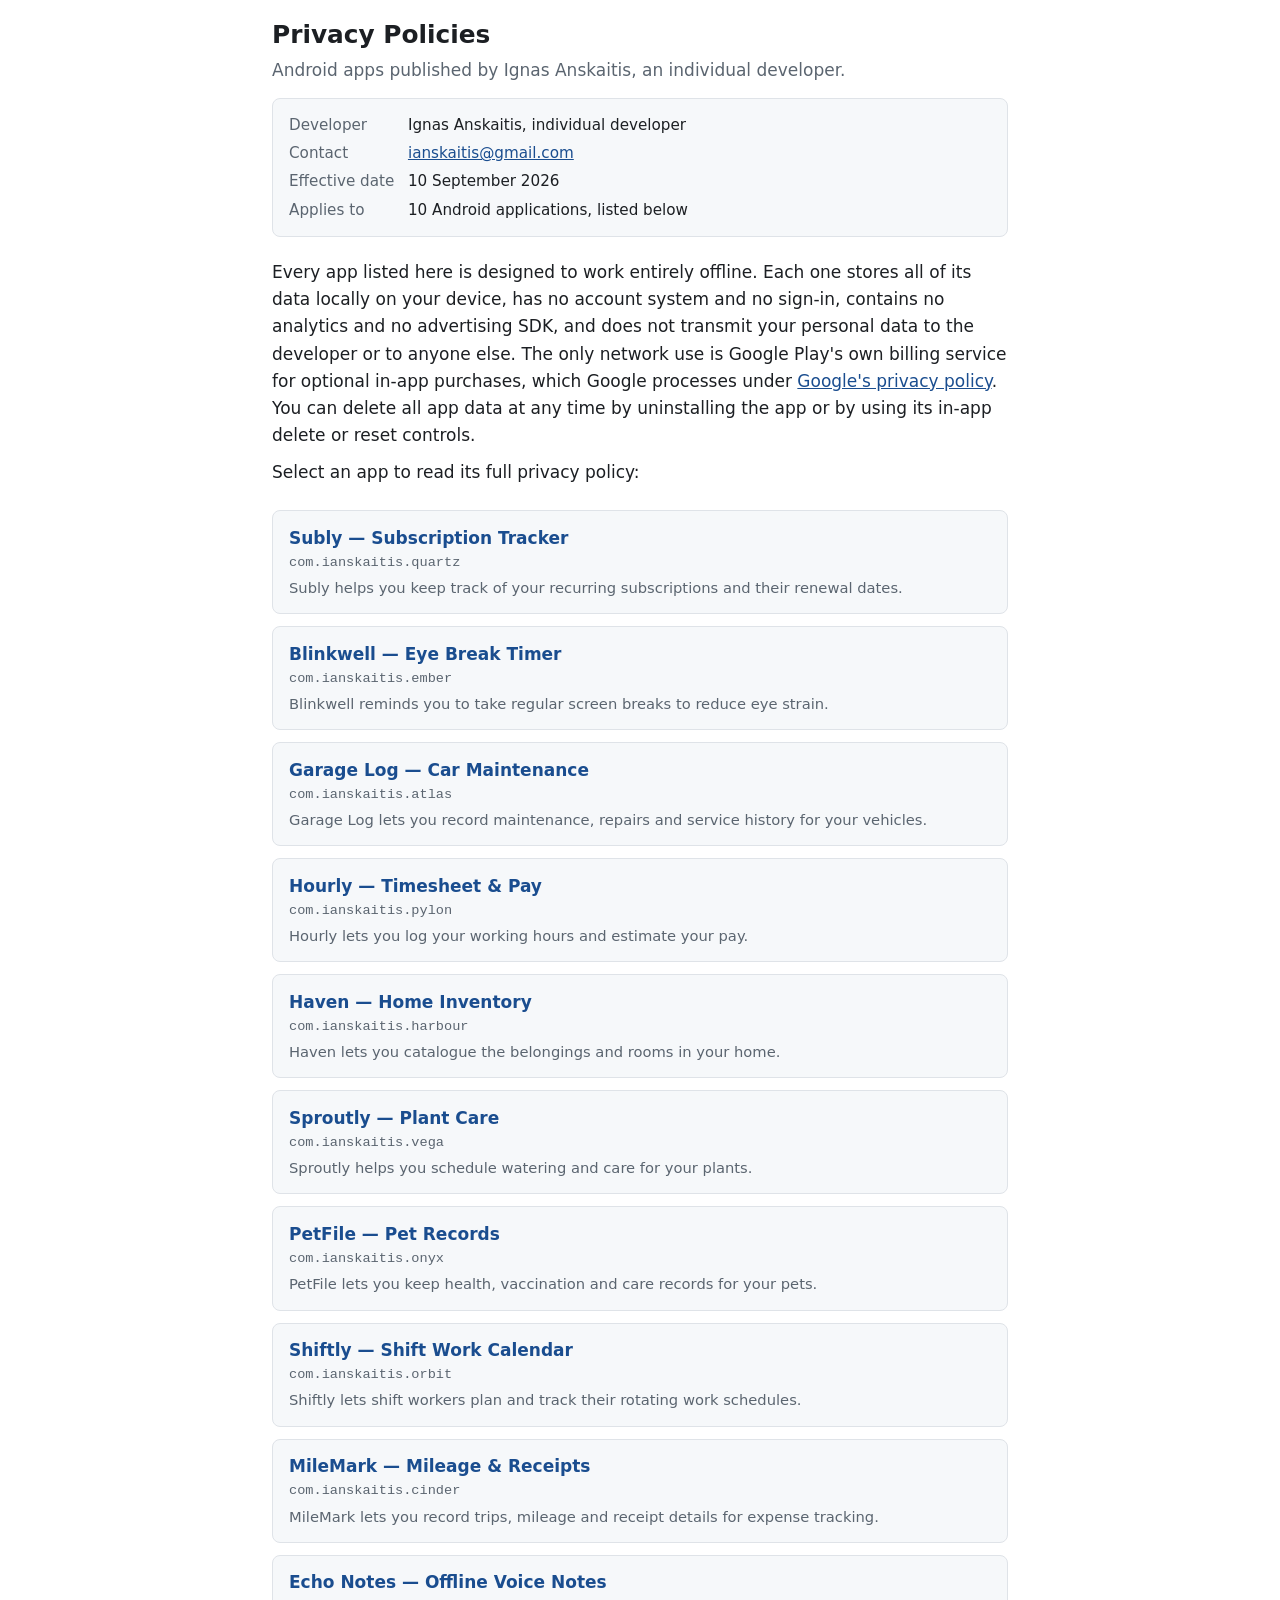
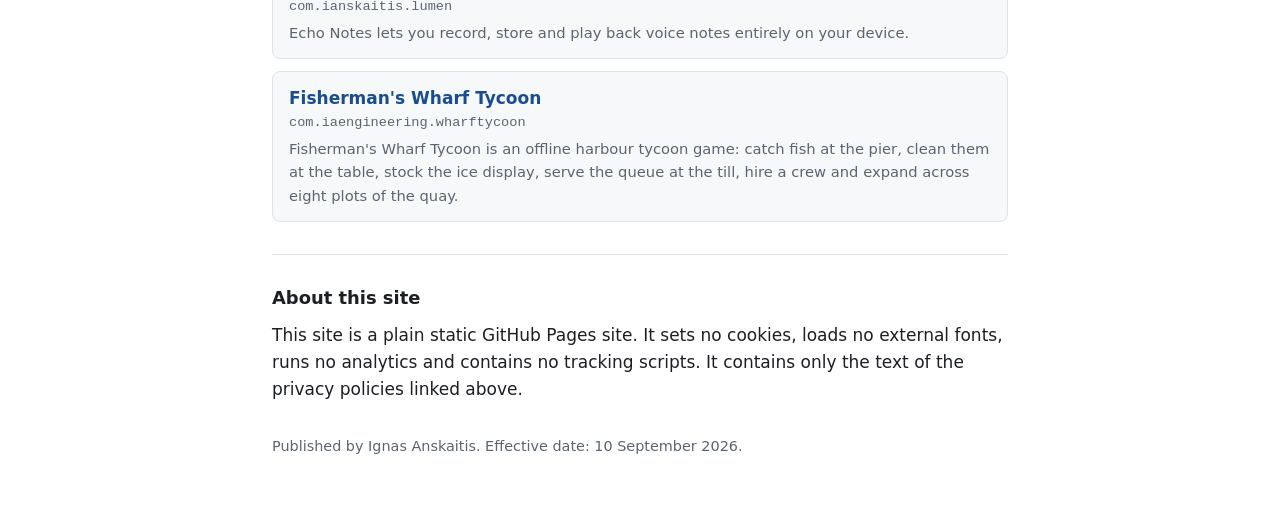
<file: index.html>
<!DOCTYPE html>
<html lang="en">
<head>
<meta charset="utf-8">
<meta name="viewport" content="width=device-width, initial-scale=1">
<title>Privacy Policies &mdash; Android apps by Ignas Anskaitis</title>
<meta name="description" content="Privacy policies for Android apps published by Ignas Anskaitis. Each app stores data locally on your device and collects nothing.">
<meta name="robots" content="index, follow">
<meta name="referrer" content="no-referrer">
<link rel="stylesheet" href="style.css">
</head>
<body>
<main>
<h1>Privacy Policies</h1>
<p class="lede">Android apps published by Ignas Anskaitis, an individual developer.</p>

<div class="meta">
<dl>
<dt>Developer</dt><dd>Ignas Anskaitis, individual developer</dd>
<dt>Contact</dt><dd><a href="mailto:ianskaitis@gmail.com">ianskaitis@gmail.com</a></dd>
<dt>Effective date</dt><dd>10 September 2026</dd>
<dt>Applies to</dt><dd>10 Android applications, listed below</dd>
</dl>
</div>

<p>Every app listed here is designed to work entirely offline. Each one stores all of
its data locally on your device, has no account system and no sign-in, contains no
analytics and no advertising SDK, and does not transmit your personal data to the
developer or to anyone else. The only network use is Google Play's own billing service
for optional in-app purchases, which Google processes under
<a href="https://policies.google.com/privacy" rel="noopener noreferrer nofollow">Google's privacy policy</a>.
You can delete all app data at any time by uninstalling the app or by using its in-app
delete or reset controls.</p>
<p>Select an app to read its full privacy policy:</p>

<ul class="apps">
<li>
<a href="privacy/quartz.html">Subly — Subscription Tracker</a>
<span class="pkg">com.ianskaitis.quartz</span>
<span class="desc">Subly helps you keep track of your recurring subscriptions and their renewal dates.</span>
</li>
<li>
<a href="privacy/ember.html">Blinkwell — Eye Break Timer</a>
<span class="pkg">com.ianskaitis.ember</span>
<span class="desc">Blinkwell reminds you to take regular screen breaks to reduce eye strain.</span>
</li>
<li>
<a href="privacy/atlas.html">Garage Log — Car Maintenance</a>
<span class="pkg">com.ianskaitis.atlas</span>
<span class="desc">Garage Log lets you record maintenance, repairs and service history for your vehicles.</span>
</li>
<li>
<a href="privacy/pylon.html">Hourly — Timesheet &amp; Pay</a>
<span class="pkg">com.ianskaitis.pylon</span>
<span class="desc">Hourly lets you log your working hours and estimate your pay.</span>
</li>
<li>
<a href="privacy/harbour.html">Haven — Home Inventory</a>
<span class="pkg">com.ianskaitis.harbour</span>
<span class="desc">Haven lets you catalogue the belongings and rooms in your home.</span>
</li>
<li>
<a href="privacy/vega.html">Sproutly — Plant Care</a>
<span class="pkg">com.ianskaitis.vega</span>
<span class="desc">Sproutly helps you schedule watering and care for your plants.</span>
</li>
<li>
<a href="privacy/onyx.html">PetFile — Pet Records</a>
<span class="pkg">com.ianskaitis.onyx</span>
<span class="desc">PetFile lets you keep health, vaccination and care records for your pets.</span>
</li>
<li>
<a href="privacy/orbit.html">Shiftly — Shift Work Calendar</a>
<span class="pkg">com.ianskaitis.orbit</span>
<span class="desc">Shiftly lets shift workers plan and track their rotating work schedules.</span>
</li>
<li>
<a href="privacy/cinder.html">MileMark — Mileage &amp; Receipts</a>
<span class="pkg">com.ianskaitis.cinder</span>
<span class="desc">MileMark lets you record trips, mileage and receipt details for expense tracking.</span>
</li>
<li>
<a href="privacy/lumen.html">Echo Notes — Offline Voice Notes</a>
<span class="pkg">com.ianskaitis.lumen</span>
<span class="desc">Echo Notes lets you record, store and play back voice notes entirely on your device.</span>
</li>
<li>
<a href="privacy/quay.html">Fisherman&#x27;s Wharf Tycoon</a>
<span class="pkg">com.iaengineering.wharftycoon</span>
<span class="desc">Fisherman&#x27;s Wharf Tycoon is an offline harbour tycoon game: catch fish at the pier, clean them at the table, stock the ice display, serve the queue at the till, hire a crew and expand across eight plots of the quay.</span>
</li>
</ul>

<hr>
<h2>About this site</h2>
<p>This site is a plain static GitHub Pages site. It sets no cookies, loads no external
fonts, runs no analytics and contains no tracking scripts. It contains only the text of
the privacy policies linked above.</p>
<footer>
<p>Published by Ignas Anskaitis. Effective date: 10 September 2026.</p>
</footer>
</main>
</body>
</html>
</file>
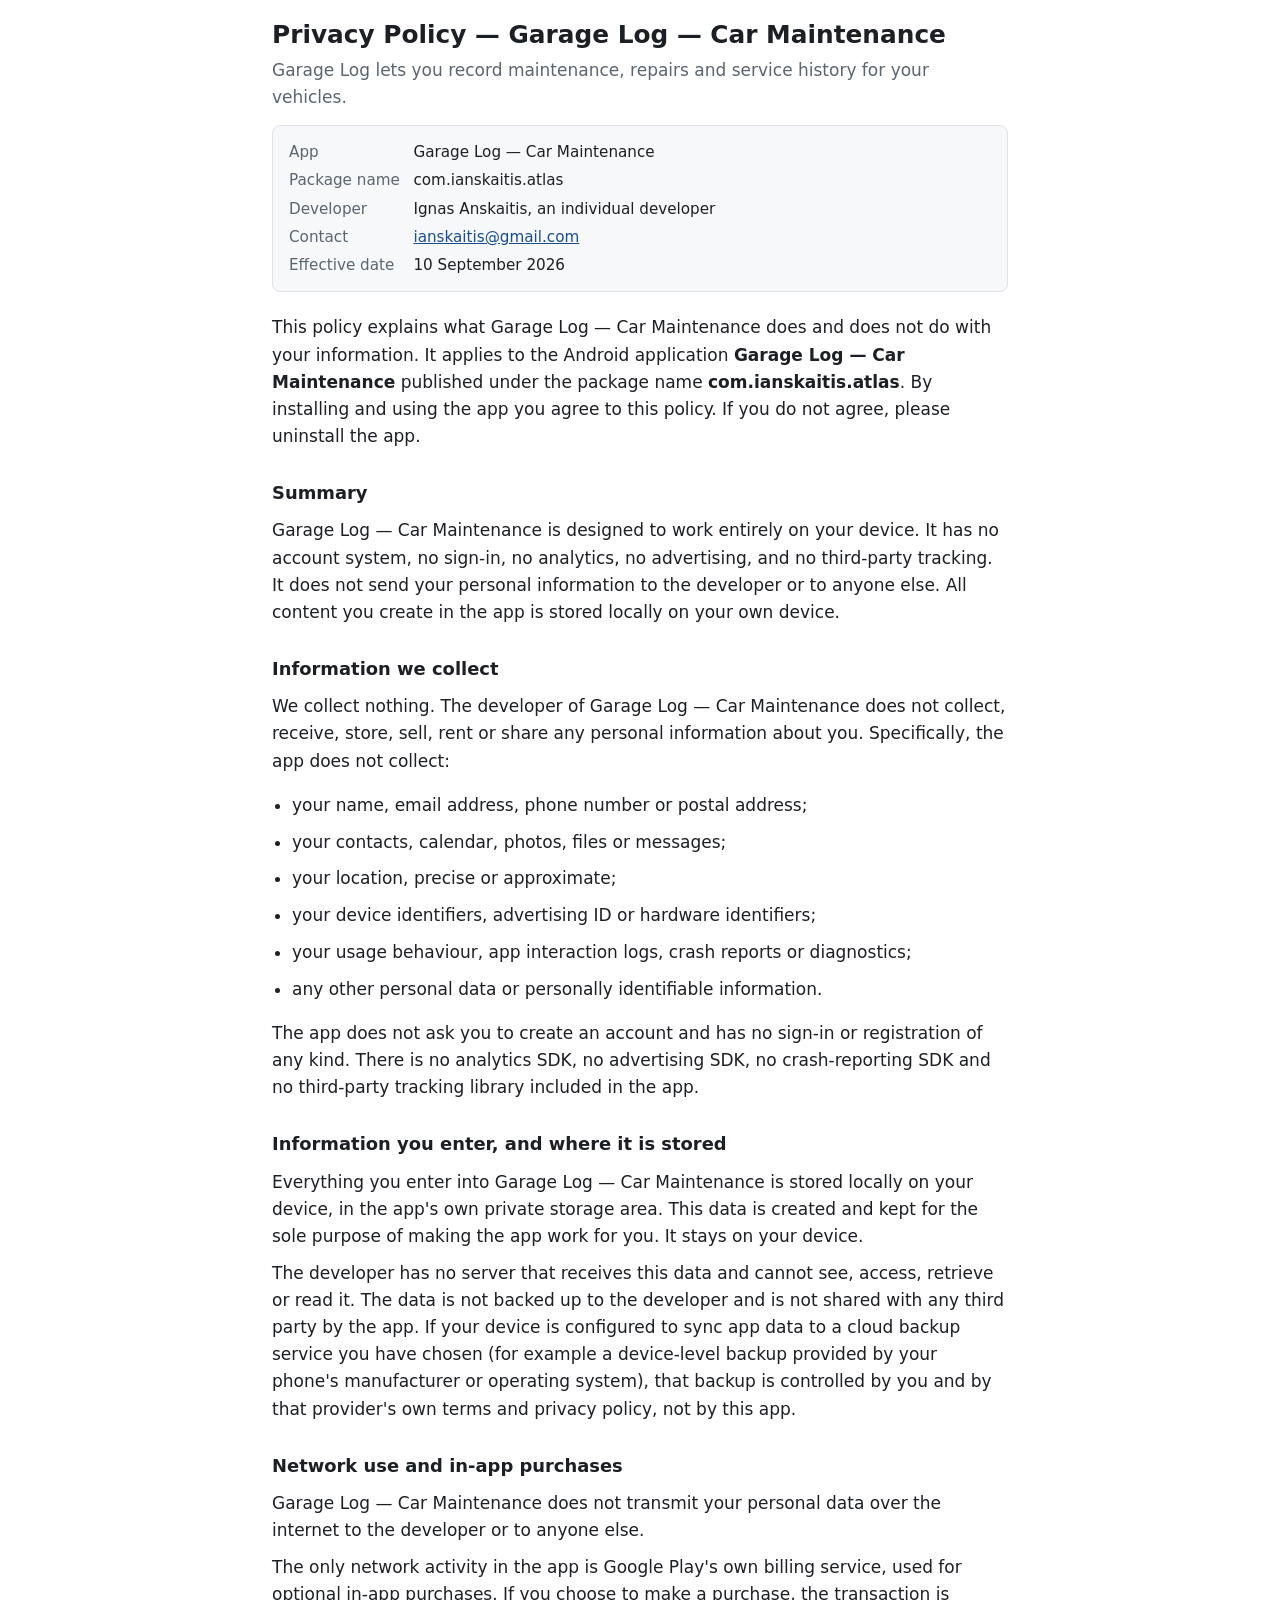
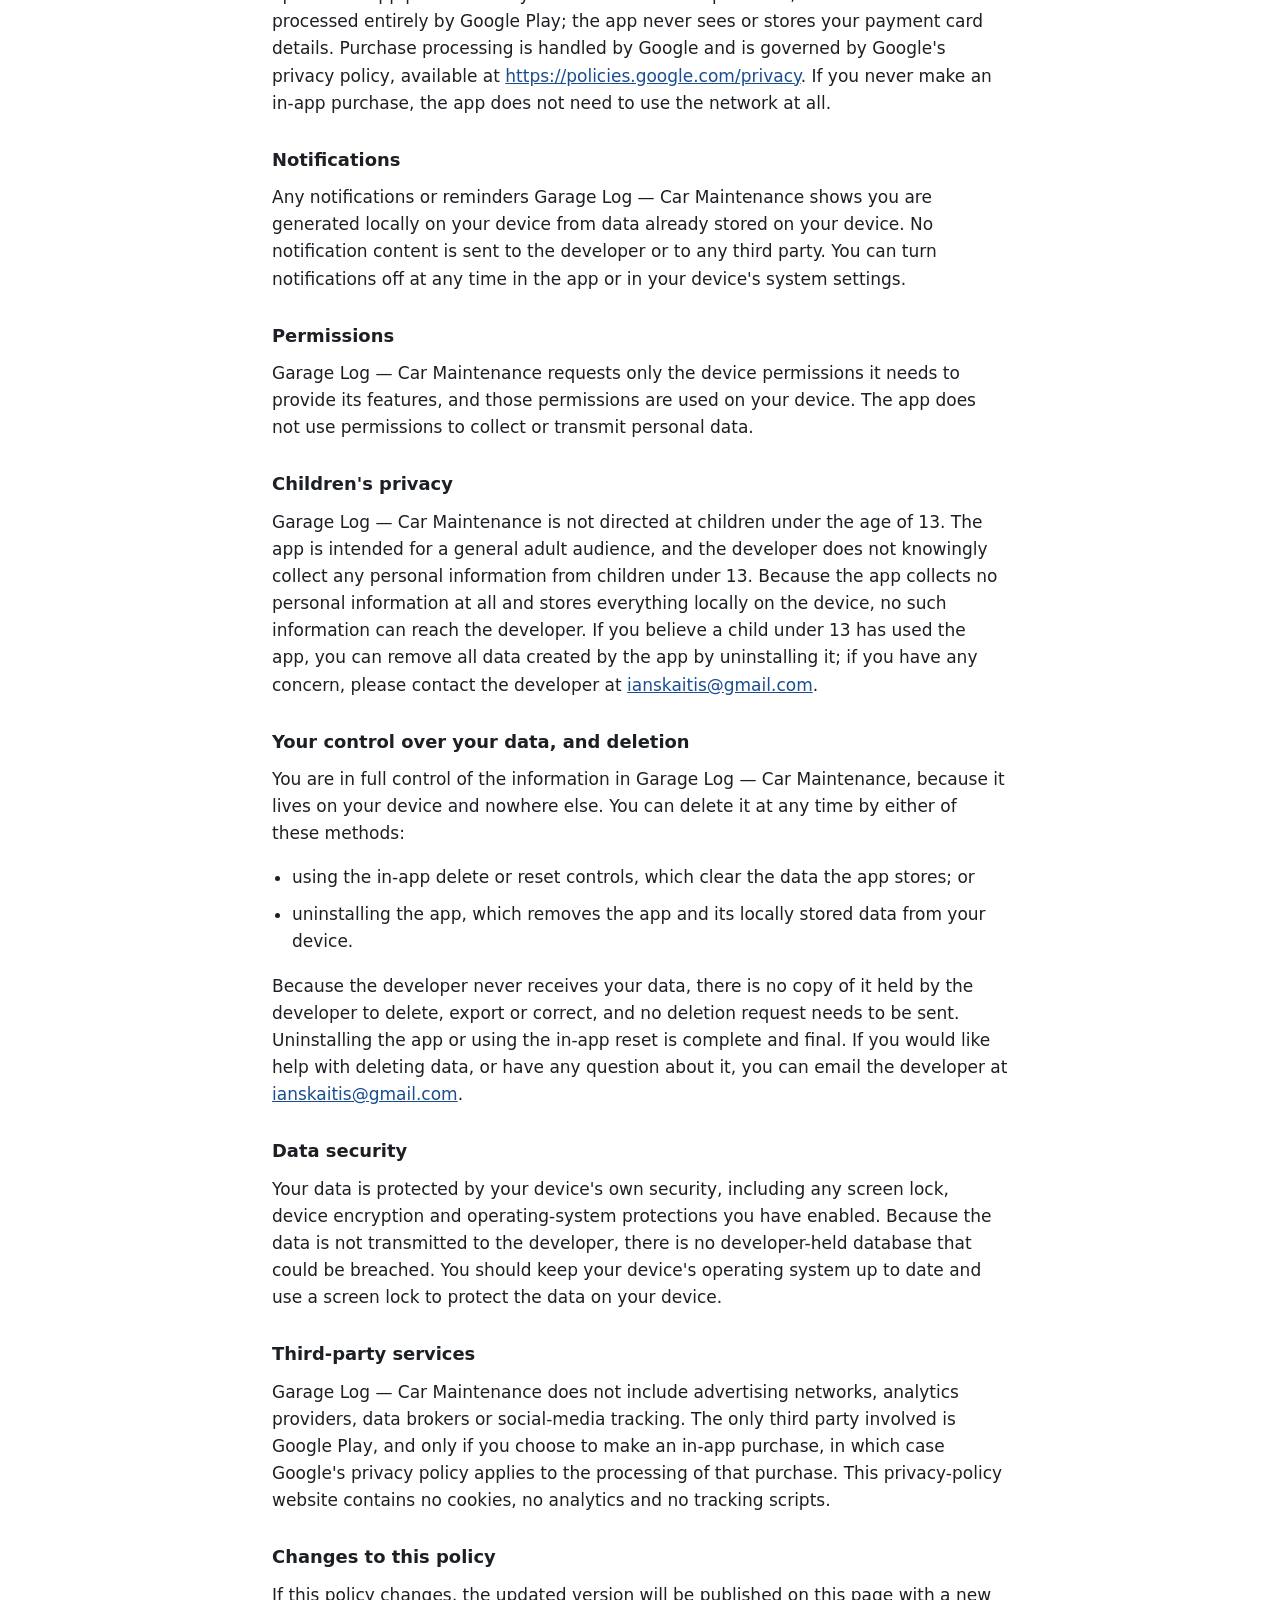
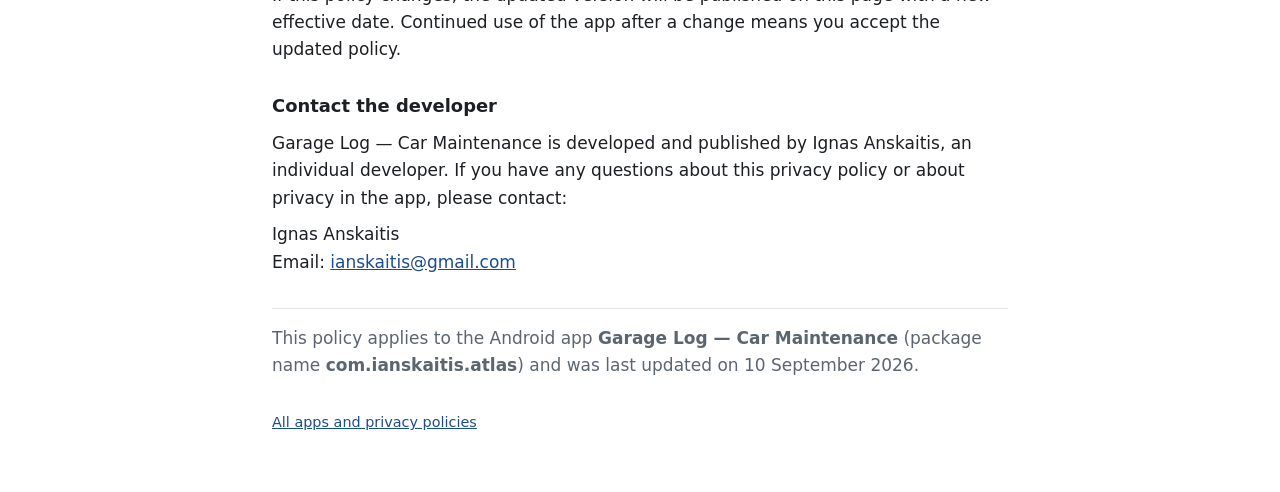
<file: privacy/atlas.html>
<!DOCTYPE html>
<html lang="en">
<head>
<meta charset="utf-8">
<meta name="viewport" content="width=device-width, initial-scale=1">
<title>Garage Log — Car Maintenance — Privacy Policy</title>
<meta name="description" content="Privacy policy for Garage Log — Car Maintenance (com.ianskaitis.atlas), an offline Android app by Ignas Anskaitis.">
<meta name="robots" content="index, follow">
<meta name="referrer" content="no-referrer">
<link rel="stylesheet" href="../style.css">
</head>
<body>
<main>
<h1>Privacy Policy &mdash; Garage Log — Car Maintenance</h1>
<p class="lede">Garage Log lets you record maintenance, repairs and service history for your vehicles.</p>

<div class="meta">
<dl>
<dt>App</dt><dd>Garage Log — Car Maintenance</dd>
<dt>Package name</dt><dd>com.ianskaitis.atlas</dd>
<dt>Developer</dt><dd>Ignas Anskaitis, an individual developer</dd>
<dt>Contact</dt><dd><a href="mailto:ianskaitis@gmail.com">ianskaitis@gmail.com</a></dd>
<dt>Effective date</dt><dd>10 September 2026</dd>
</dl>
</div>

<p>This policy explains what Garage Log — Car Maintenance does and does not do with your information.
It applies to the Android application <strong>Garage Log — Car Maintenance</strong> published under the
package name <strong>com.ianskaitis.atlas</strong>. By installing and using the app you agree to
this policy. If you do not agree, please uninstall the app.</p>

<h2>Summary</h2>
<p>Garage Log — Car Maintenance is designed to work entirely on your device. It has no account system,
no sign-in, no analytics, no advertising, and no third-party tracking. It does not
send your personal information to the developer or to anyone else. All content you
create in the app is stored locally on your own device.</p>

<h2>Information we collect</h2>
<p>We collect nothing. The developer of Garage Log — Car Maintenance does not collect, receive, store,
sell, rent or share any personal information about you. Specifically, the app does
not collect:</p>
<ul>
<li>your name, email address, phone number or postal address;</li>
<li>your contacts, calendar, photos, files or messages;</li>
<li>your location, precise or approximate;</li>
<li>your device identifiers, advertising ID or hardware identifiers;</li>
<li>your usage behaviour, app interaction logs, crash reports or diagnostics;</li>
<li>any other personal data or personally identifiable information.</li>
</ul>
<p>The app does not ask you to create an account and has no sign-in or registration
of any kind. There is no analytics SDK, no advertising SDK, no crash-reporting SDK
and no third-party tracking library included in the app.</p>

<h2>Information you enter, and where it is stored</h2>
<p>Everything you enter into Garage Log — Car Maintenance is stored locally on your device, in the app's
own private storage area. This data is created and kept for the sole purpose of
making the app work for you. It stays on your device.</p>
<p>The developer has no server that receives this data and cannot see, access,
retrieve or read it. The data is not backed up to the developer and is not shared
with any third party by the app. If your device is configured to sync app data to a
cloud backup service you have chosen (for example a device-level backup provided by
your phone's manufacturer or operating system), that backup is controlled by you and
by that provider's own terms and privacy policy, not by this app.</p>

<h2>Network use and in-app purchases</h2>
<p>Garage Log — Car Maintenance does not transmit your personal data over the internet to the developer or
to anyone else.</p>
<p>The only network activity in the app is Google Play's own billing service, used
for optional in-app purchases. If you choose to make a purchase, the transaction is
processed entirely by Google Play; the app never sees or stores your payment card
details. Purchase processing is handled by Google and is governed by Google's privacy
policy, available at
<a href="https://policies.google.com/privacy" rel="noopener noreferrer nofollow">https://policies.google.com/privacy</a>.
If you never make an in-app purchase, the app does not need to use the network at all.</p>

<h2>Notifications</h2>
<p>Any notifications or reminders Garage Log — Car Maintenance shows you are generated locally on your
device from data already stored on your device. No notification content is sent to
the developer or to any third party. You can turn notifications off at any time in
the app or in your device's system settings.</p>

<h2>Permissions</h2>
<p>Garage Log — Car Maintenance requests only the device permissions it needs to provide its features, and
those permissions are used on your device. The app does not use permissions to
collect or transmit personal data.</p>

<h2>Children's privacy</h2>
<p>Garage Log — Car Maintenance is not directed at children under the age of 13. The app is intended for a
general adult audience, and the developer does not knowingly collect any personal
information from children under 13. Because the app collects no personal information
at all and stores everything locally on the device, no such information can reach the
developer. If you believe a child under 13 has used the app, you can remove all data
created by the app by uninstalling it; if you have any concern, please contact the
developer at <a href="mailto:ianskaitis@gmail.com">ianskaitis@gmail.com</a>.</p>

<h2>Your control over your data, and deletion</h2>
<p>You are in full control of the information in Garage Log — Car Maintenance, because it lives on your
device and nowhere else. You can delete it at any time by either of these methods:</p>
<ul>
<li>using the in-app delete or reset controls, which clear the data the app stores; or</li>
<li>uninstalling the app, which removes the app and its locally stored data from your
device.</li>
</ul>
<p>Because the developer never receives your data, there is no copy of it held by the
developer to delete, export or correct, and no deletion request needs to be sent.
Uninstalling the app or using the in-app reset is complete and final. If you would
like help with deleting data, or have any question about it, you can email the
developer at <a href="mailto:ianskaitis@gmail.com">ianskaitis@gmail.com</a>.</p>

<h2>Data security</h2>
<p>Your data is protected by your device's own security, including any screen lock,
device encryption and operating-system protections you have enabled. Because the data
is not transmitted to the developer, there is no developer-held database that could
be breached. You should keep your device's operating system up to date and use a
screen lock to protect the data on your device.</p>

<h2>Third-party services</h2>
<p>Garage Log — Car Maintenance does not include advertising networks, analytics providers, data brokers
or social-media tracking. The only third party involved is Google Play, and only if
you choose to make an in-app purchase, in which case Google's privacy policy applies
to the processing of that purchase. This privacy-policy website contains no cookies,
no analytics and no tracking scripts.</p>

<h2>Changes to this policy</h2>
<p>If this policy changes, the updated version will be published on this page with a
new effective date. Continued use of the app after a change means you accept the
updated policy.</p>

<h2>Contact the developer</h2>
<p>Garage Log — Car Maintenance is developed and published by Ignas Anskaitis, an individual developer. If you have any questions
about this privacy policy or about privacy in the app, please contact:</p>
<p>Ignas Anskaitis<br>
Email: <a href="mailto:ianskaitis@gmail.com">ianskaitis@gmail.com</a></p>

<hr>
<p class="lede">This policy applies to the Android app <strong>Garage Log — Car Maintenance</strong>
(package name <strong>com.ianskaitis.atlas</strong>) and was last updated on 10 September 2026.</p>
<footer>
<p><a href="../index.html">All apps and privacy policies</a></p>
</footer>
</main>
</body>
</html>
</file>
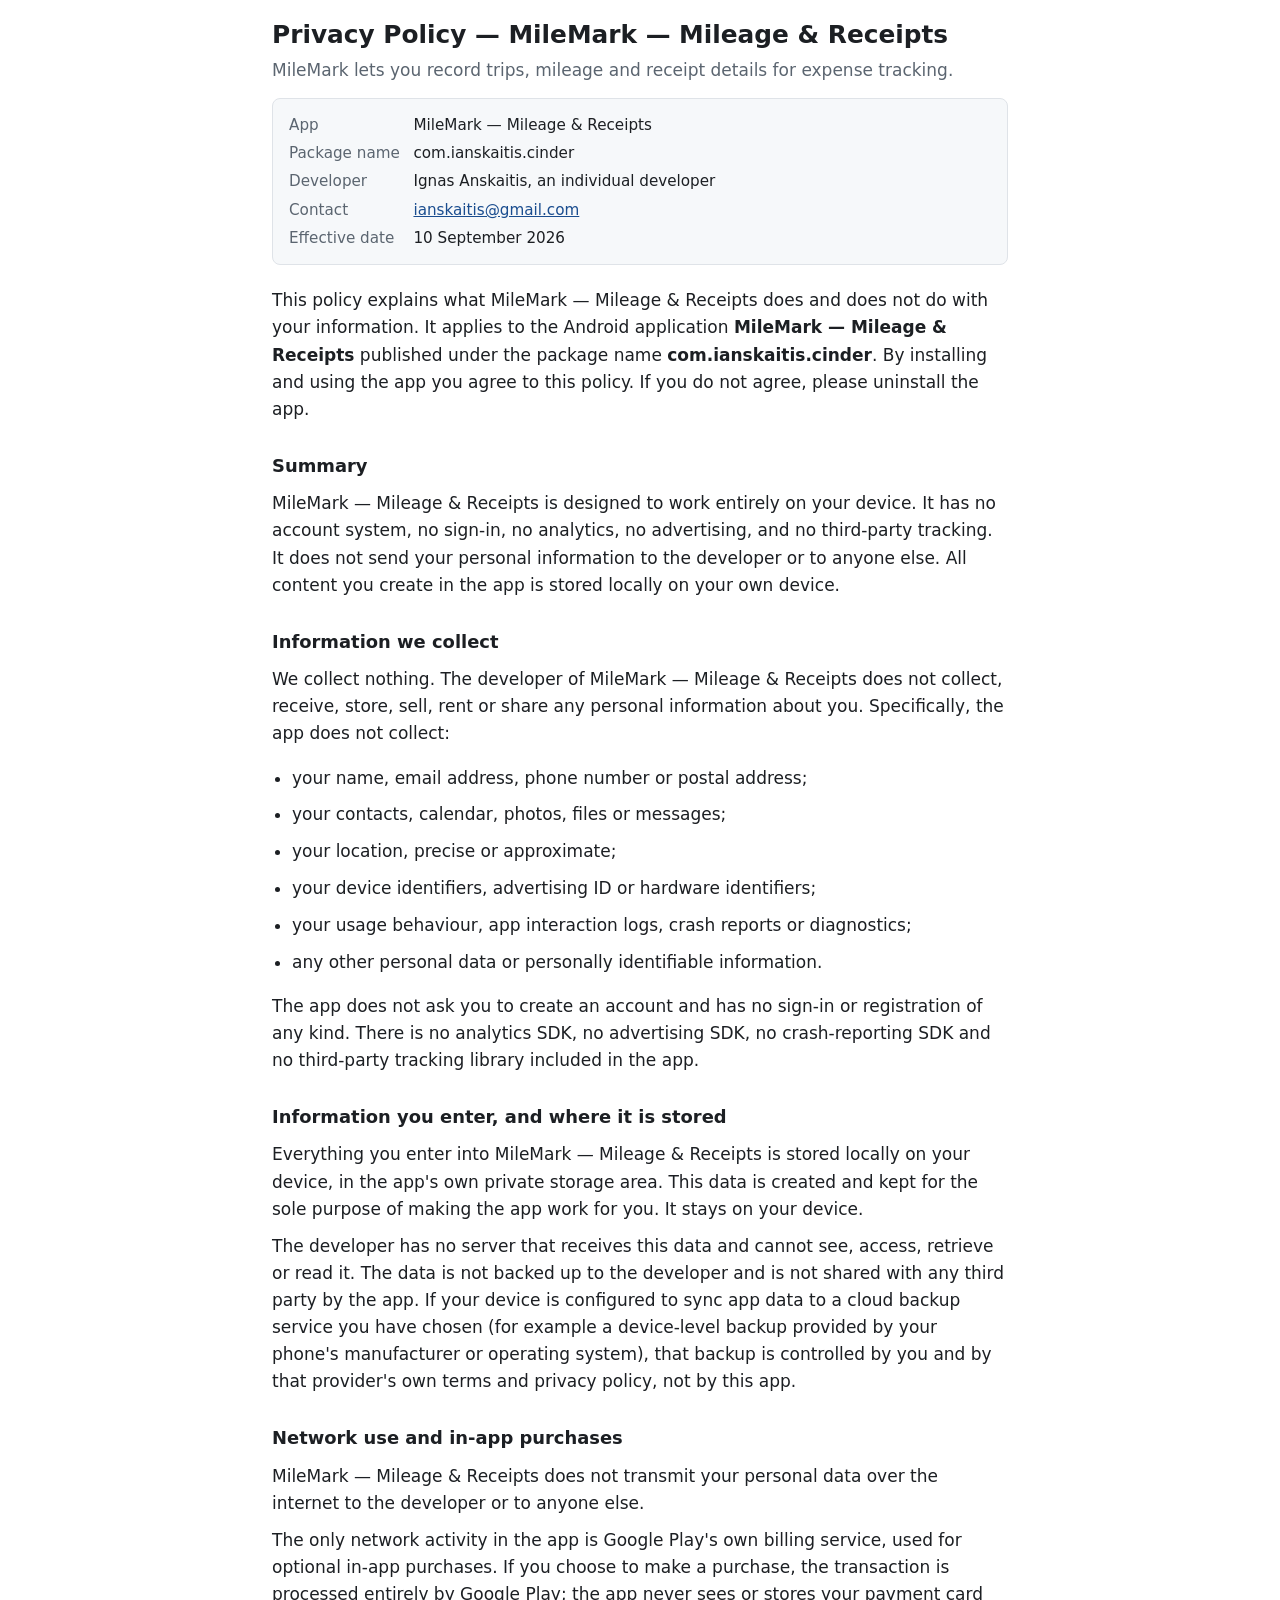
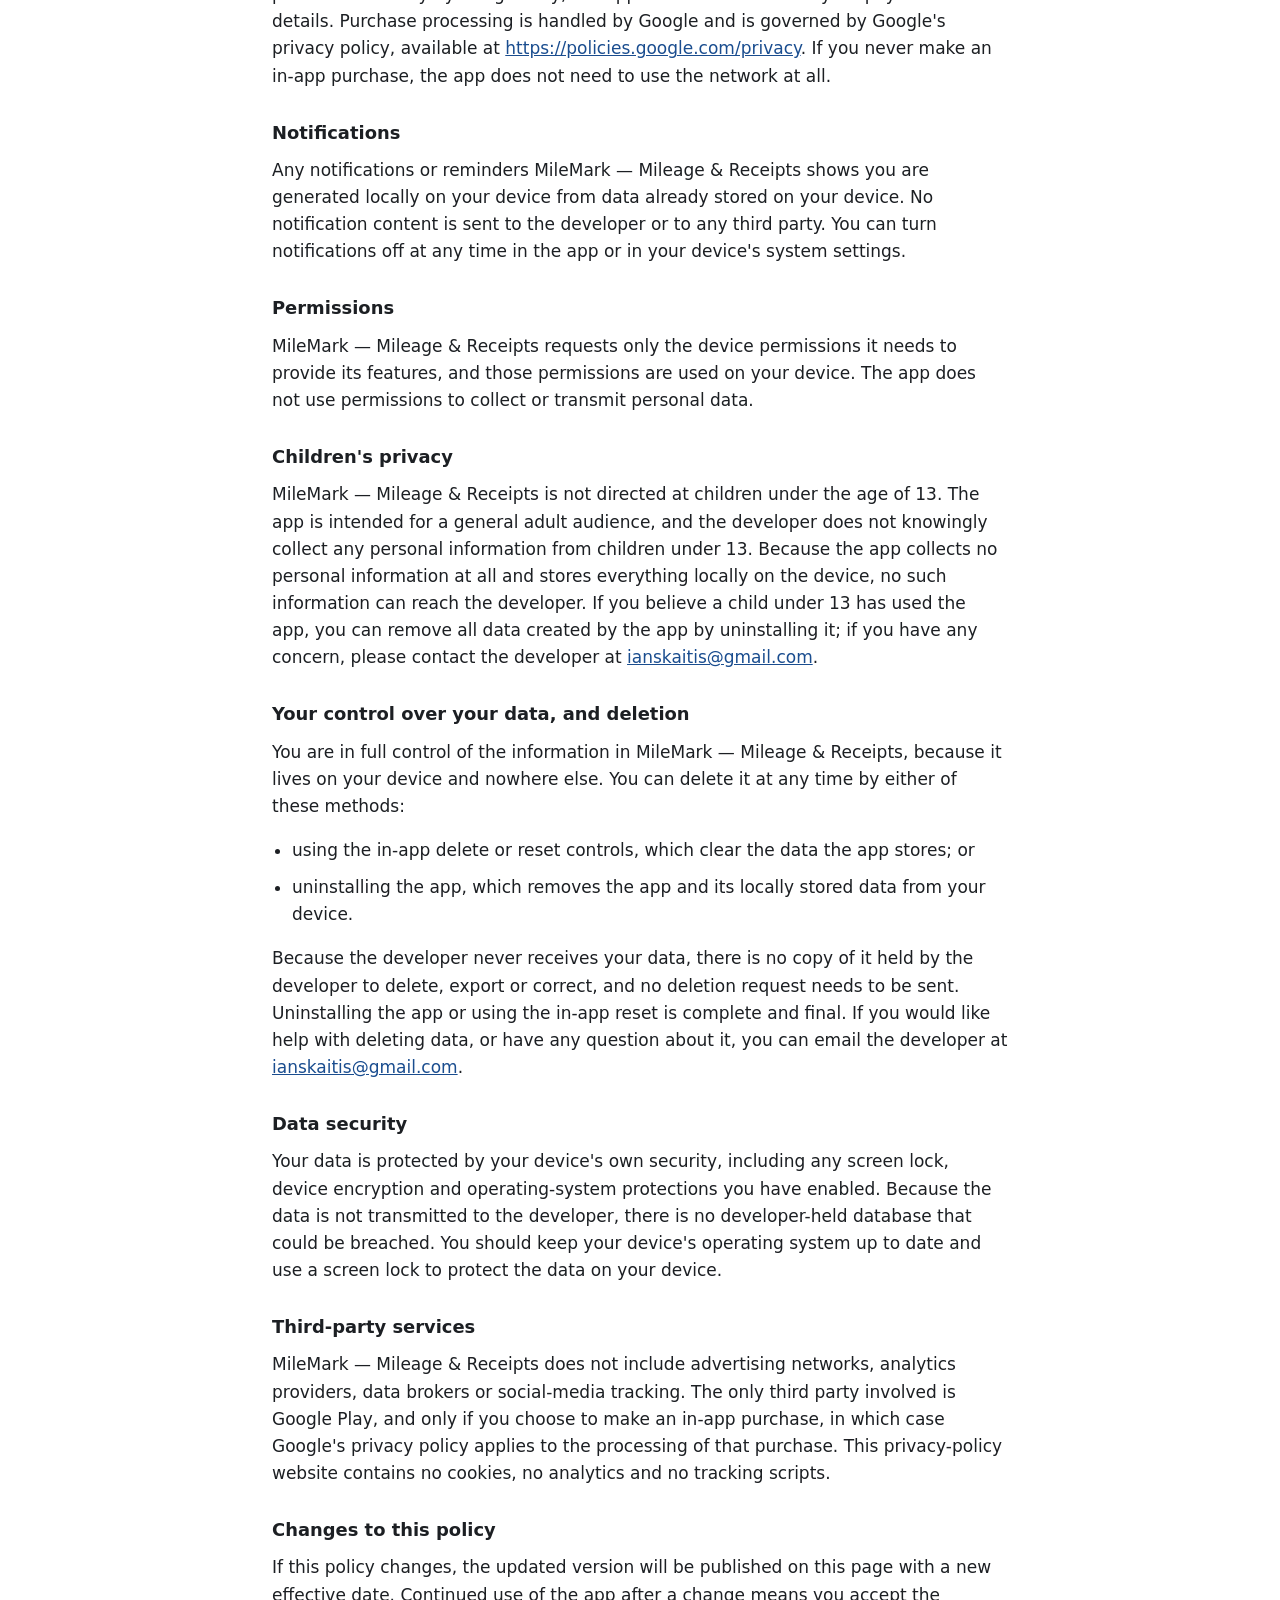
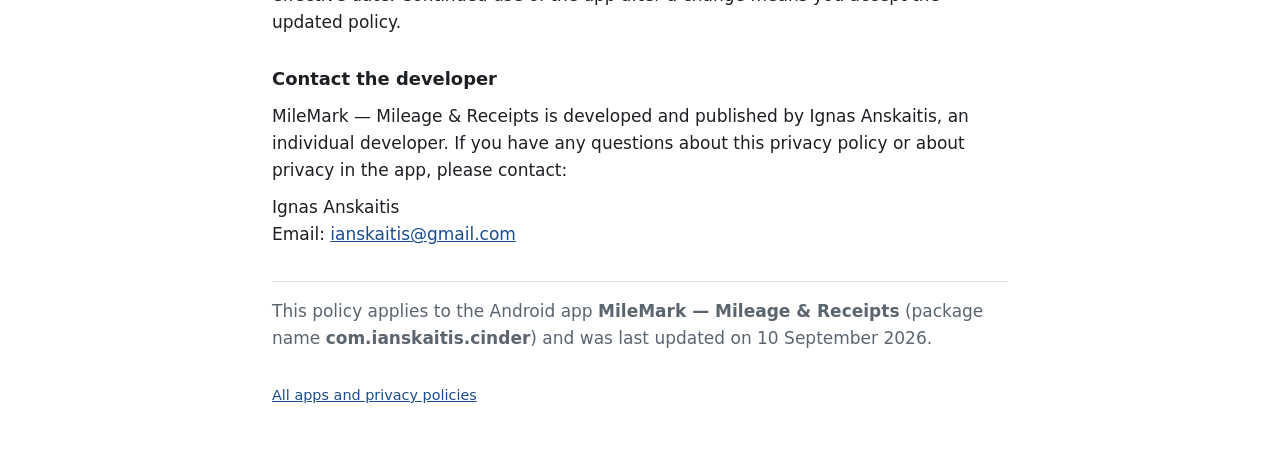
<file: privacy/cinder.html>
<!DOCTYPE html>
<html lang="en">
<head>
<meta charset="utf-8">
<meta name="viewport" content="width=device-width, initial-scale=1">
<title>MileMark — Mileage &amp; Receipts — Privacy Policy</title>
<meta name="description" content="Privacy policy for MileMark — Mileage &amp; Receipts (com.ianskaitis.cinder), an offline Android app by Ignas Anskaitis.">
<meta name="robots" content="index, follow">
<meta name="referrer" content="no-referrer">
<link rel="stylesheet" href="../style.css">
</head>
<body>
<main>
<h1>Privacy Policy &mdash; MileMark — Mileage &amp; Receipts</h1>
<p class="lede">MileMark lets you record trips, mileage and receipt details for expense tracking.</p>

<div class="meta">
<dl>
<dt>App</dt><dd>MileMark — Mileage &amp; Receipts</dd>
<dt>Package name</dt><dd>com.ianskaitis.cinder</dd>
<dt>Developer</dt><dd>Ignas Anskaitis, an individual developer</dd>
<dt>Contact</dt><dd><a href="mailto:ianskaitis@gmail.com">ianskaitis@gmail.com</a></dd>
<dt>Effective date</dt><dd>10 September 2026</dd>
</dl>
</div>

<p>This policy explains what MileMark — Mileage &amp; Receipts does and does not do with your information.
It applies to the Android application <strong>MileMark — Mileage &amp; Receipts</strong> published under the
package name <strong>com.ianskaitis.cinder</strong>. By installing and using the app you agree to
this policy. If you do not agree, please uninstall the app.</p>

<h2>Summary</h2>
<p>MileMark — Mileage &amp; Receipts is designed to work entirely on your device. It has no account system,
no sign-in, no analytics, no advertising, and no third-party tracking. It does not
send your personal information to the developer or to anyone else. All content you
create in the app is stored locally on your own device.</p>

<h2>Information we collect</h2>
<p>We collect nothing. The developer of MileMark — Mileage &amp; Receipts does not collect, receive, store,
sell, rent or share any personal information about you. Specifically, the app does
not collect:</p>
<ul>
<li>your name, email address, phone number or postal address;</li>
<li>your contacts, calendar, photos, files or messages;</li>
<li>your location, precise or approximate;</li>
<li>your device identifiers, advertising ID or hardware identifiers;</li>
<li>your usage behaviour, app interaction logs, crash reports or diagnostics;</li>
<li>any other personal data or personally identifiable information.</li>
</ul>
<p>The app does not ask you to create an account and has no sign-in or registration
of any kind. There is no analytics SDK, no advertising SDK, no crash-reporting SDK
and no third-party tracking library included in the app.</p>

<h2>Information you enter, and where it is stored</h2>
<p>Everything you enter into MileMark — Mileage &amp; Receipts is stored locally on your device, in the app's
own private storage area. This data is created and kept for the sole purpose of
making the app work for you. It stays on your device.</p>
<p>The developer has no server that receives this data and cannot see, access,
retrieve or read it. The data is not backed up to the developer and is not shared
with any third party by the app. If your device is configured to sync app data to a
cloud backup service you have chosen (for example a device-level backup provided by
your phone's manufacturer or operating system), that backup is controlled by you and
by that provider's own terms and privacy policy, not by this app.</p>

<h2>Network use and in-app purchases</h2>
<p>MileMark — Mileage &amp; Receipts does not transmit your personal data over the internet to the developer or
to anyone else.</p>
<p>The only network activity in the app is Google Play's own billing service, used
for optional in-app purchases. If you choose to make a purchase, the transaction is
processed entirely by Google Play; the app never sees or stores your payment card
details. Purchase processing is handled by Google and is governed by Google's privacy
policy, available at
<a href="https://policies.google.com/privacy" rel="noopener noreferrer nofollow">https://policies.google.com/privacy</a>.
If you never make an in-app purchase, the app does not need to use the network at all.</p>

<h2>Notifications</h2>
<p>Any notifications or reminders MileMark — Mileage &amp; Receipts shows you are generated locally on your
device from data already stored on your device. No notification content is sent to
the developer or to any third party. You can turn notifications off at any time in
the app or in your device's system settings.</p>

<h2>Permissions</h2>
<p>MileMark — Mileage &amp; Receipts requests only the device permissions it needs to provide its features, and
those permissions are used on your device. The app does not use permissions to
collect or transmit personal data.</p>

<h2>Children's privacy</h2>
<p>MileMark — Mileage &amp; Receipts is not directed at children under the age of 13. The app is intended for a
general adult audience, and the developer does not knowingly collect any personal
information from children under 13. Because the app collects no personal information
at all and stores everything locally on the device, no such information can reach the
developer. If you believe a child under 13 has used the app, you can remove all data
created by the app by uninstalling it; if you have any concern, please contact the
developer at <a href="mailto:ianskaitis@gmail.com">ianskaitis@gmail.com</a>.</p>

<h2>Your control over your data, and deletion</h2>
<p>You are in full control of the information in MileMark — Mileage &amp; Receipts, because it lives on your
device and nowhere else. You can delete it at any time by either of these methods:</p>
<ul>
<li>using the in-app delete or reset controls, which clear the data the app stores; or</li>
<li>uninstalling the app, which removes the app and its locally stored data from your
device.</li>
</ul>
<p>Because the developer never receives your data, there is no copy of it held by the
developer to delete, export or correct, and no deletion request needs to be sent.
Uninstalling the app or using the in-app reset is complete and final. If you would
like help with deleting data, or have any question about it, you can email the
developer at <a href="mailto:ianskaitis@gmail.com">ianskaitis@gmail.com</a>.</p>

<h2>Data security</h2>
<p>Your data is protected by your device's own security, including any screen lock,
device encryption and operating-system protections you have enabled. Because the data
is not transmitted to the developer, there is no developer-held database that could
be breached. You should keep your device's operating system up to date and use a
screen lock to protect the data on your device.</p>

<h2>Third-party services</h2>
<p>MileMark — Mileage &amp; Receipts does not include advertising networks, analytics providers, data brokers
or social-media tracking. The only third party involved is Google Play, and only if
you choose to make an in-app purchase, in which case Google's privacy policy applies
to the processing of that purchase. This privacy-policy website contains no cookies,
no analytics and no tracking scripts.</p>

<h2>Changes to this policy</h2>
<p>If this policy changes, the updated version will be published on this page with a
new effective date. Continued use of the app after a change means you accept the
updated policy.</p>

<h2>Contact the developer</h2>
<p>MileMark — Mileage &amp; Receipts is developed and published by Ignas Anskaitis, an individual developer. If you have any questions
about this privacy policy or about privacy in the app, please contact:</p>
<p>Ignas Anskaitis<br>
Email: <a href="mailto:ianskaitis@gmail.com">ianskaitis@gmail.com</a></p>

<hr>
<p class="lede">This policy applies to the Android app <strong>MileMark — Mileage &amp; Receipts</strong>
(package name <strong>com.ianskaitis.cinder</strong>) and was last updated on 10 September 2026.</p>
<footer>
<p><a href="../index.html">All apps and privacy policies</a></p>
</footer>
</main>
</body>
</html>
</file>
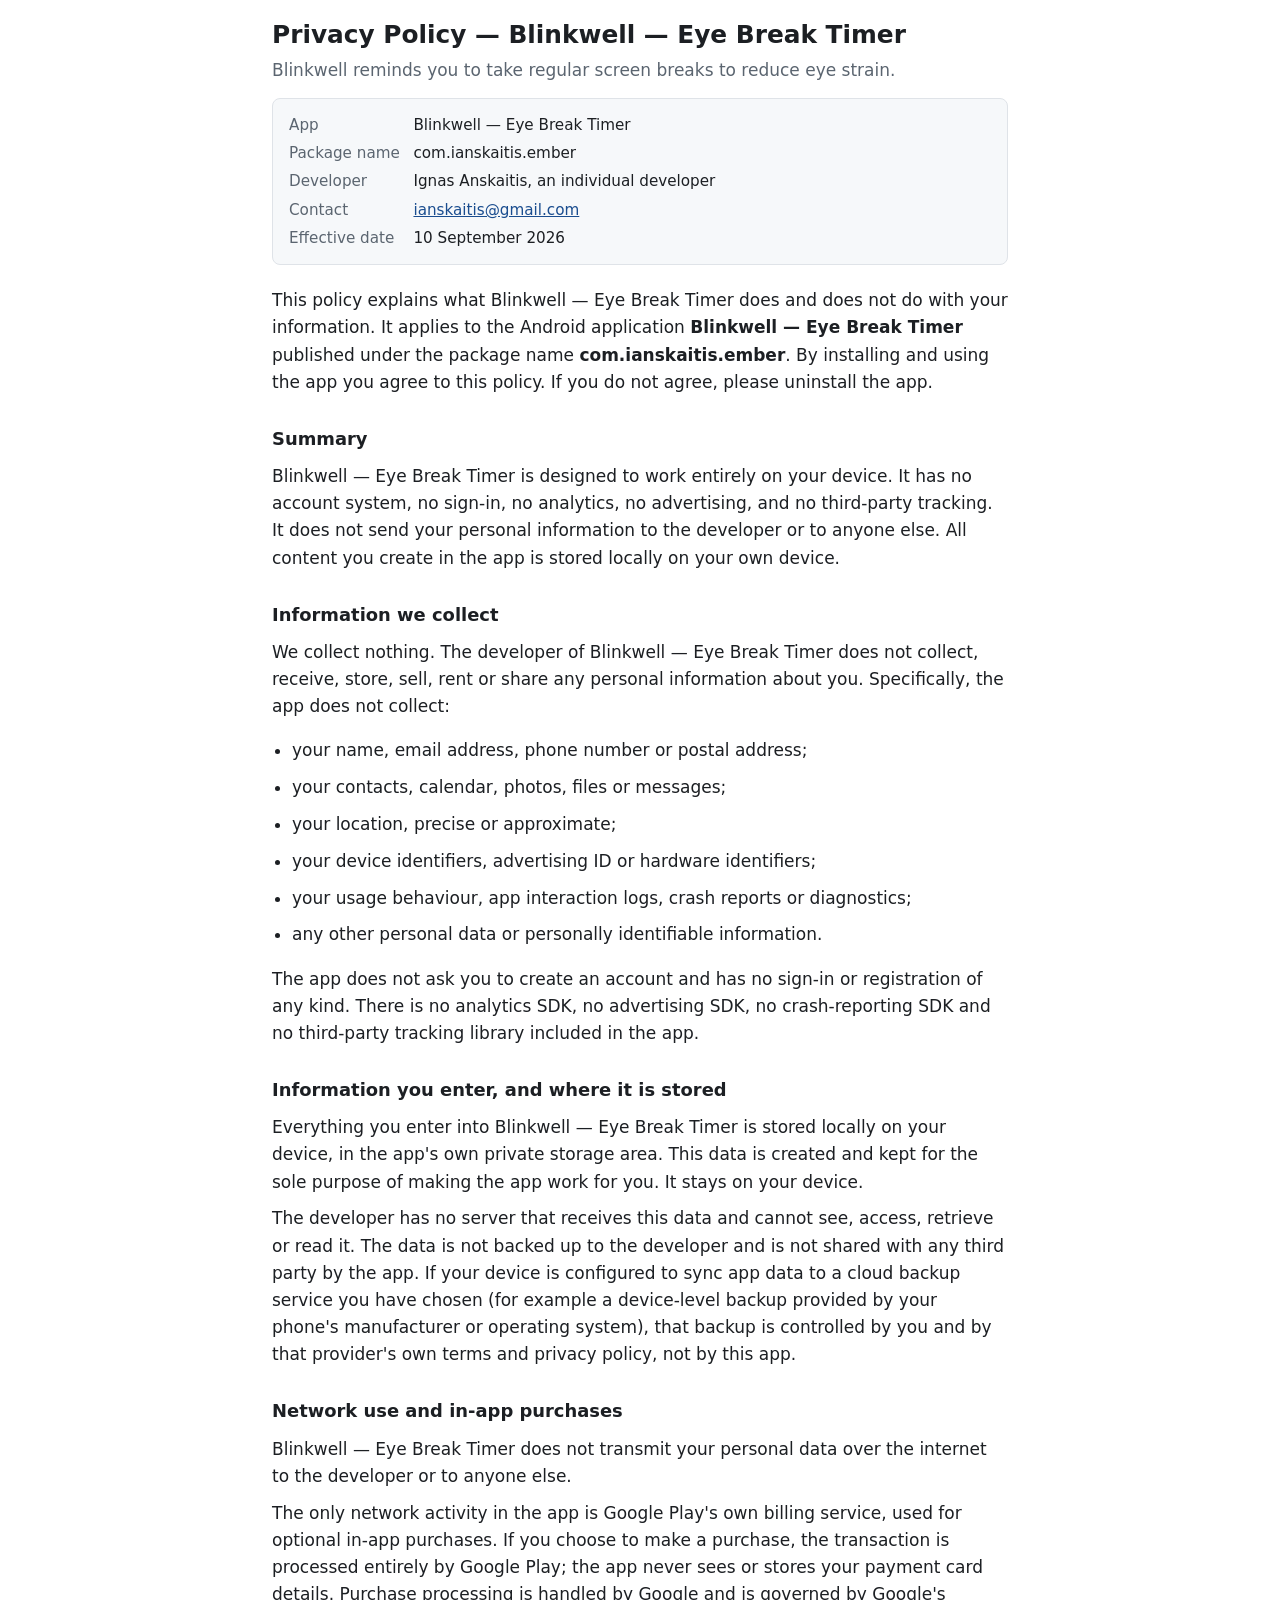
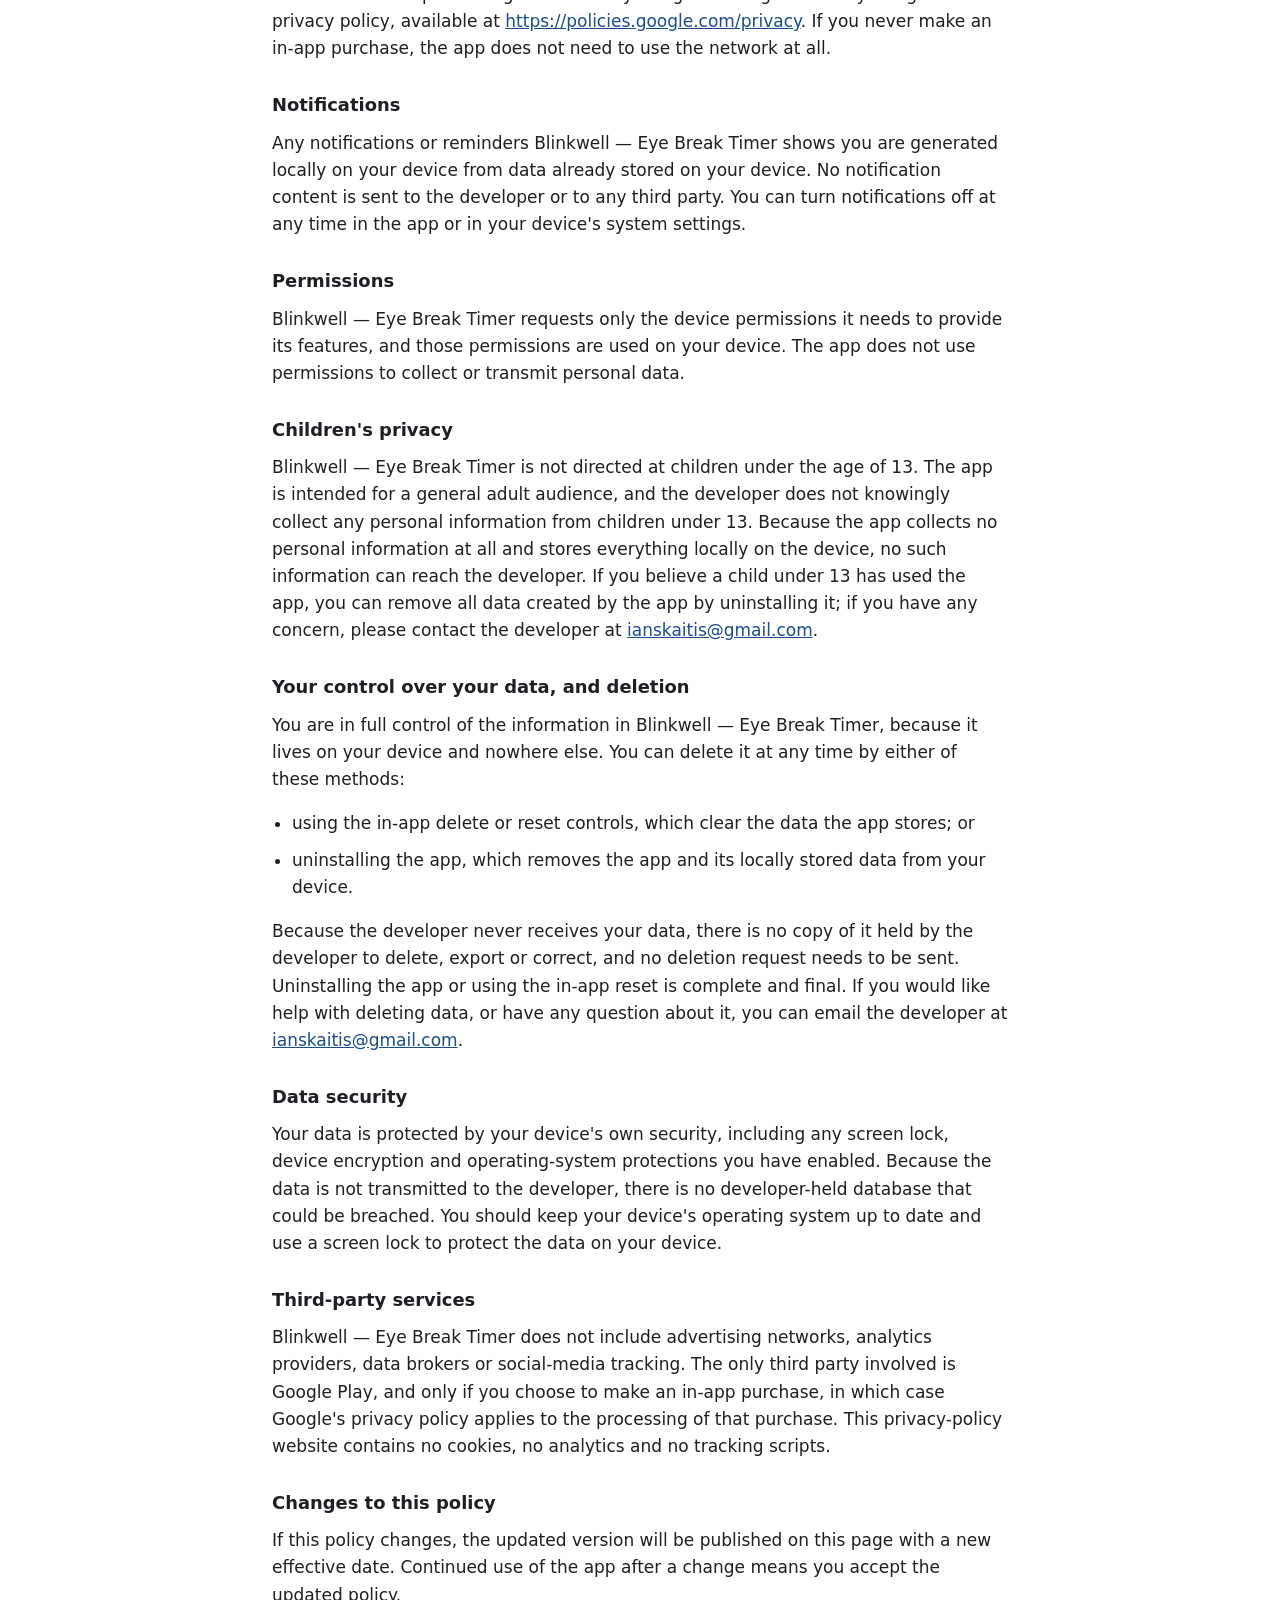
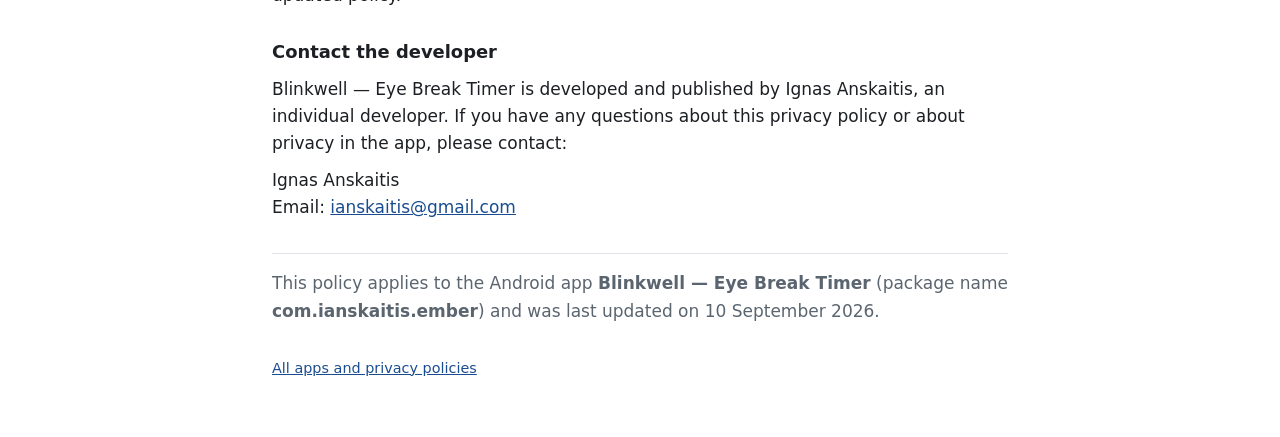
<file: privacy/ember.html>
<!DOCTYPE html>
<html lang="en">
<head>
<meta charset="utf-8">
<meta name="viewport" content="width=device-width, initial-scale=1">
<title>Blinkwell — Eye Break Timer — Privacy Policy</title>
<meta name="description" content="Privacy policy for Blinkwell — Eye Break Timer (com.ianskaitis.ember), an offline Android app by Ignas Anskaitis.">
<meta name="robots" content="index, follow">
<meta name="referrer" content="no-referrer">
<link rel="stylesheet" href="../style.css">
</head>
<body>
<main>
<h1>Privacy Policy &mdash; Blinkwell — Eye Break Timer</h1>
<p class="lede">Blinkwell reminds you to take regular screen breaks to reduce eye strain.</p>

<div class="meta">
<dl>
<dt>App</dt><dd>Blinkwell — Eye Break Timer</dd>
<dt>Package name</dt><dd>com.ianskaitis.ember</dd>
<dt>Developer</dt><dd>Ignas Anskaitis, an individual developer</dd>
<dt>Contact</dt><dd><a href="mailto:ianskaitis@gmail.com">ianskaitis@gmail.com</a></dd>
<dt>Effective date</dt><dd>10 September 2026</dd>
</dl>
</div>

<p>This policy explains what Blinkwell — Eye Break Timer does and does not do with your information.
It applies to the Android application <strong>Blinkwell — Eye Break Timer</strong> published under the
package name <strong>com.ianskaitis.ember</strong>. By installing and using the app you agree to
this policy. If you do not agree, please uninstall the app.</p>

<h2>Summary</h2>
<p>Blinkwell — Eye Break Timer is designed to work entirely on your device. It has no account system,
no sign-in, no analytics, no advertising, and no third-party tracking. It does not
send your personal information to the developer or to anyone else. All content you
create in the app is stored locally on your own device.</p>

<h2>Information we collect</h2>
<p>We collect nothing. The developer of Blinkwell — Eye Break Timer does not collect, receive, store,
sell, rent or share any personal information about you. Specifically, the app does
not collect:</p>
<ul>
<li>your name, email address, phone number or postal address;</li>
<li>your contacts, calendar, photos, files or messages;</li>
<li>your location, precise or approximate;</li>
<li>your device identifiers, advertising ID or hardware identifiers;</li>
<li>your usage behaviour, app interaction logs, crash reports or diagnostics;</li>
<li>any other personal data or personally identifiable information.</li>
</ul>
<p>The app does not ask you to create an account and has no sign-in or registration
of any kind. There is no analytics SDK, no advertising SDK, no crash-reporting SDK
and no third-party tracking library included in the app.</p>

<h2>Information you enter, and where it is stored</h2>
<p>Everything you enter into Blinkwell — Eye Break Timer is stored locally on your device, in the app's
own private storage area. This data is created and kept for the sole purpose of
making the app work for you. It stays on your device.</p>
<p>The developer has no server that receives this data and cannot see, access,
retrieve or read it. The data is not backed up to the developer and is not shared
with any third party by the app. If your device is configured to sync app data to a
cloud backup service you have chosen (for example a device-level backup provided by
your phone's manufacturer or operating system), that backup is controlled by you and
by that provider's own terms and privacy policy, not by this app.</p>

<h2>Network use and in-app purchases</h2>
<p>Blinkwell — Eye Break Timer does not transmit your personal data over the internet to the developer or
to anyone else.</p>
<p>The only network activity in the app is Google Play's own billing service, used
for optional in-app purchases. If you choose to make a purchase, the transaction is
processed entirely by Google Play; the app never sees or stores your payment card
details. Purchase processing is handled by Google and is governed by Google's privacy
policy, available at
<a href="https://policies.google.com/privacy" rel="noopener noreferrer nofollow">https://policies.google.com/privacy</a>.
If you never make an in-app purchase, the app does not need to use the network at all.</p>

<h2>Notifications</h2>
<p>Any notifications or reminders Blinkwell — Eye Break Timer shows you are generated locally on your
device from data already stored on your device. No notification content is sent to
the developer or to any third party. You can turn notifications off at any time in
the app or in your device's system settings.</p>

<h2>Permissions</h2>
<p>Blinkwell — Eye Break Timer requests only the device permissions it needs to provide its features, and
those permissions are used on your device. The app does not use permissions to
collect or transmit personal data.</p>

<h2>Children's privacy</h2>
<p>Blinkwell — Eye Break Timer is not directed at children under the age of 13. The app is intended for a
general adult audience, and the developer does not knowingly collect any personal
information from children under 13. Because the app collects no personal information
at all and stores everything locally on the device, no such information can reach the
developer. If you believe a child under 13 has used the app, you can remove all data
created by the app by uninstalling it; if you have any concern, please contact the
developer at <a href="mailto:ianskaitis@gmail.com">ianskaitis@gmail.com</a>.</p>

<h2>Your control over your data, and deletion</h2>
<p>You are in full control of the information in Blinkwell — Eye Break Timer, because it lives on your
device and nowhere else. You can delete it at any time by either of these methods:</p>
<ul>
<li>using the in-app delete or reset controls, which clear the data the app stores; or</li>
<li>uninstalling the app, which removes the app and its locally stored data from your
device.</li>
</ul>
<p>Because the developer never receives your data, there is no copy of it held by the
developer to delete, export or correct, and no deletion request needs to be sent.
Uninstalling the app or using the in-app reset is complete and final. If you would
like help with deleting data, or have any question about it, you can email the
developer at <a href="mailto:ianskaitis@gmail.com">ianskaitis@gmail.com</a>.</p>

<h2>Data security</h2>
<p>Your data is protected by your device's own security, including any screen lock,
device encryption and operating-system protections you have enabled. Because the data
is not transmitted to the developer, there is no developer-held database that could
be breached. You should keep your device's operating system up to date and use a
screen lock to protect the data on your device.</p>

<h2>Third-party services</h2>
<p>Blinkwell — Eye Break Timer does not include advertising networks, analytics providers, data brokers
or social-media tracking. The only third party involved is Google Play, and only if
you choose to make an in-app purchase, in which case Google's privacy policy applies
to the processing of that purchase. This privacy-policy website contains no cookies,
no analytics and no tracking scripts.</p>

<h2>Changes to this policy</h2>
<p>If this policy changes, the updated version will be published on this page with a
new effective date. Continued use of the app after a change means you accept the
updated policy.</p>

<h2>Contact the developer</h2>
<p>Blinkwell — Eye Break Timer is developed and published by Ignas Anskaitis, an individual developer. If you have any questions
about this privacy policy or about privacy in the app, please contact:</p>
<p>Ignas Anskaitis<br>
Email: <a href="mailto:ianskaitis@gmail.com">ianskaitis@gmail.com</a></p>

<hr>
<p class="lede">This policy applies to the Android app <strong>Blinkwell — Eye Break Timer</strong>
(package name <strong>com.ianskaitis.ember</strong>) and was last updated on 10 September 2026.</p>
<footer>
<p><a href="../index.html">All apps and privacy policies</a></p>
</footer>
</main>
</body>
</html>
</file>
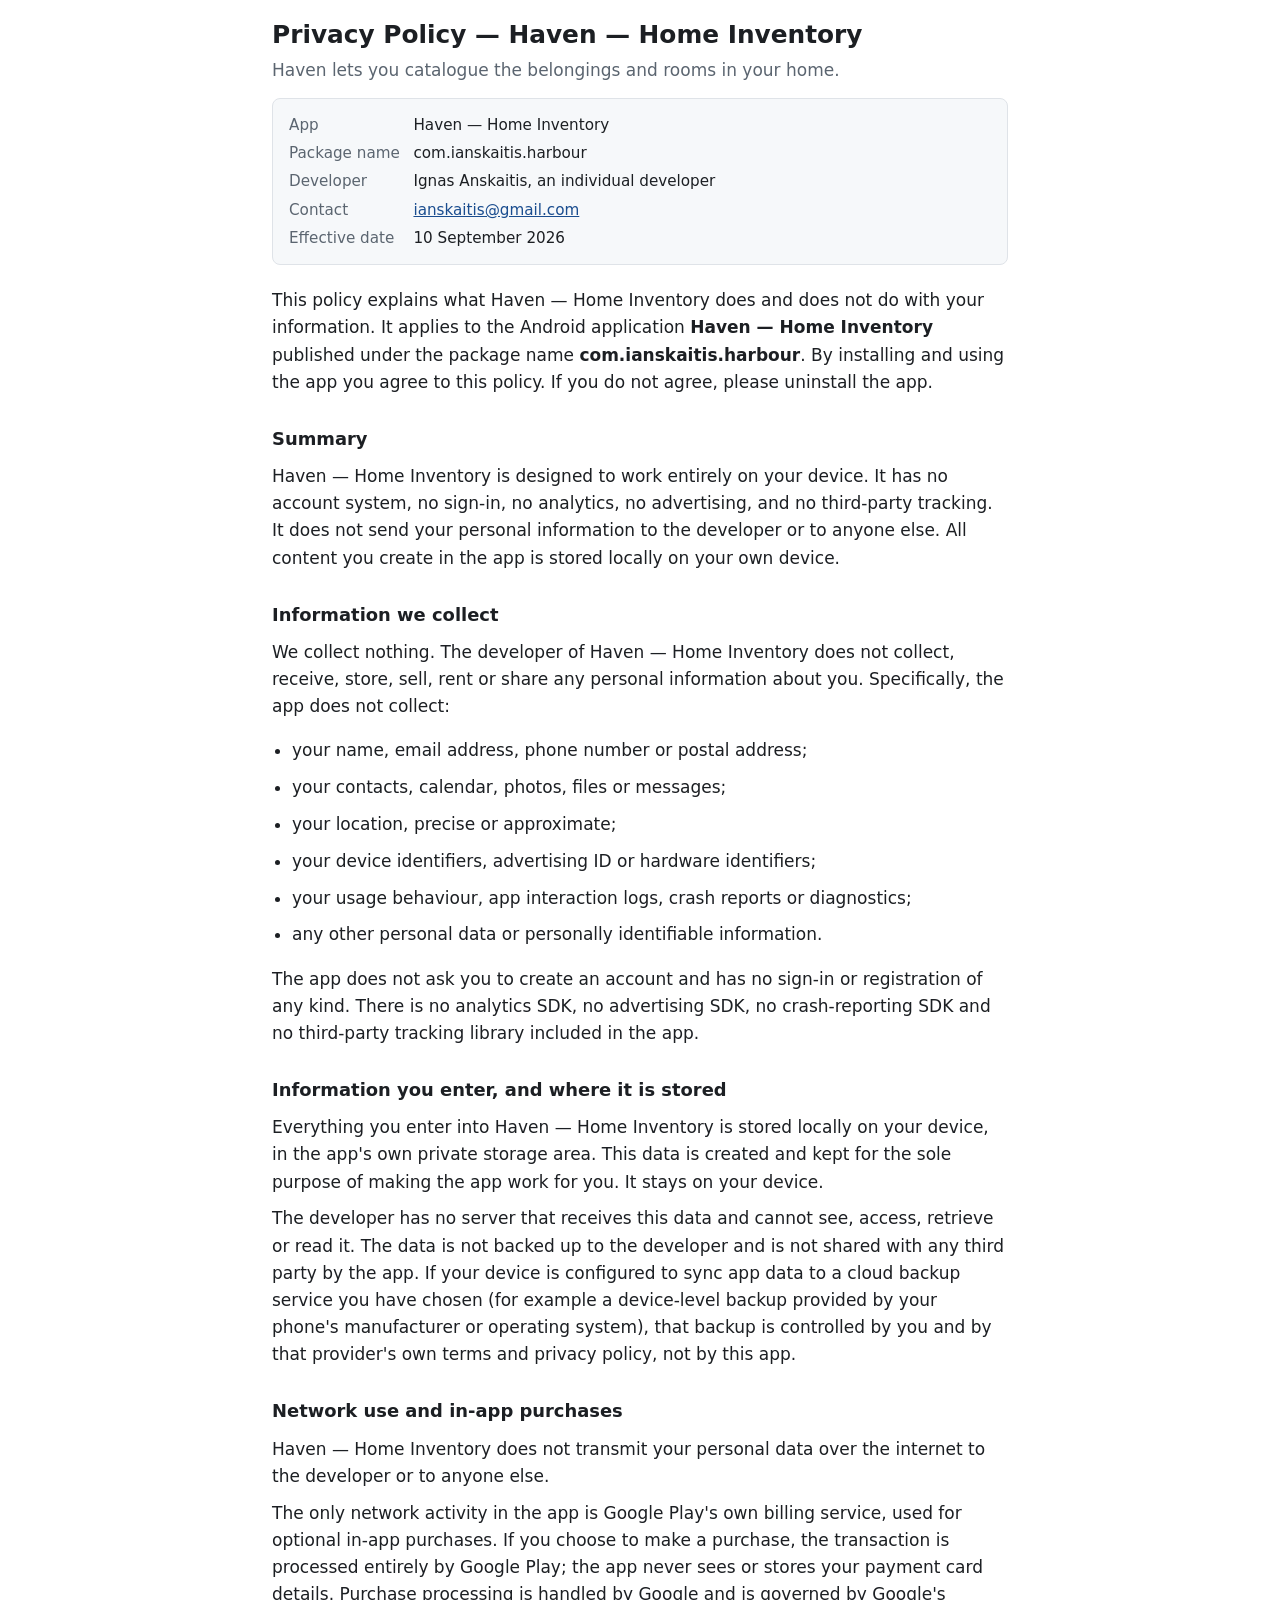
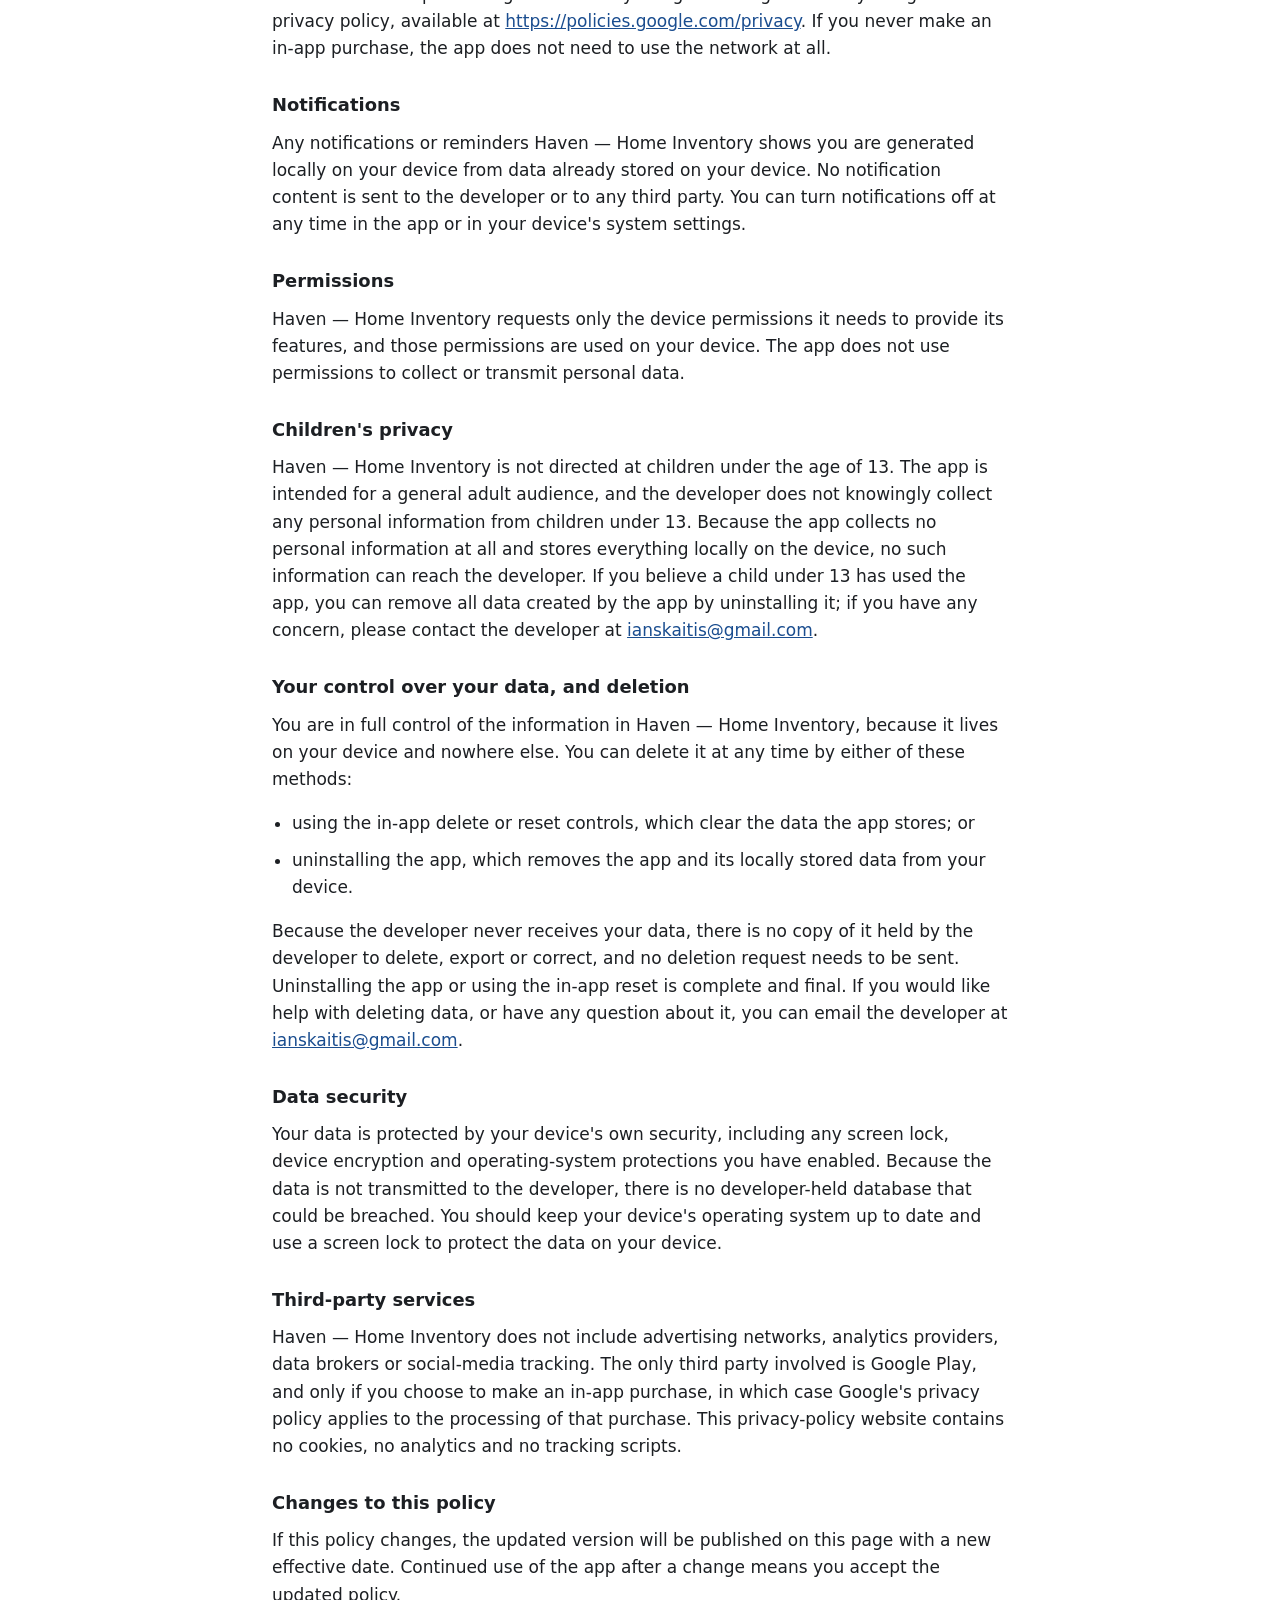
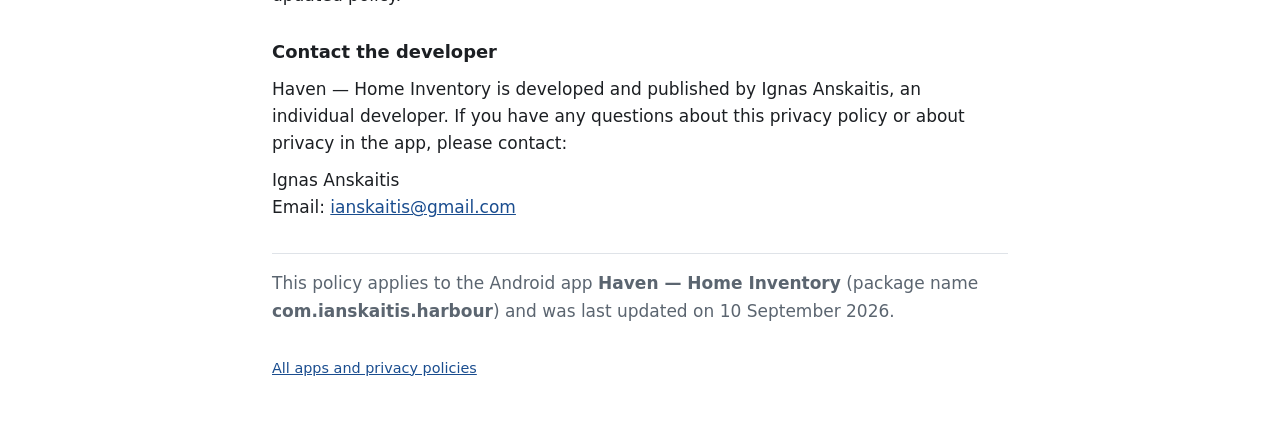
<file: privacy/harbour.html>
<!DOCTYPE html>
<html lang="en">
<head>
<meta charset="utf-8">
<meta name="viewport" content="width=device-width, initial-scale=1">
<title>Haven — Home Inventory — Privacy Policy</title>
<meta name="description" content="Privacy policy for Haven — Home Inventory (com.ianskaitis.harbour), an offline Android app by Ignas Anskaitis.">
<meta name="robots" content="index, follow">
<meta name="referrer" content="no-referrer">
<link rel="stylesheet" href="../style.css">
</head>
<body>
<main>
<h1>Privacy Policy &mdash; Haven — Home Inventory</h1>
<p class="lede">Haven lets you catalogue the belongings and rooms in your home.</p>

<div class="meta">
<dl>
<dt>App</dt><dd>Haven — Home Inventory</dd>
<dt>Package name</dt><dd>com.ianskaitis.harbour</dd>
<dt>Developer</dt><dd>Ignas Anskaitis, an individual developer</dd>
<dt>Contact</dt><dd><a href="mailto:ianskaitis@gmail.com">ianskaitis@gmail.com</a></dd>
<dt>Effective date</dt><dd>10 September 2026</dd>
</dl>
</div>

<p>This policy explains what Haven — Home Inventory does and does not do with your information.
It applies to the Android application <strong>Haven — Home Inventory</strong> published under the
package name <strong>com.ianskaitis.harbour</strong>. By installing and using the app you agree to
this policy. If you do not agree, please uninstall the app.</p>

<h2>Summary</h2>
<p>Haven — Home Inventory is designed to work entirely on your device. It has no account system,
no sign-in, no analytics, no advertising, and no third-party tracking. It does not
send your personal information to the developer or to anyone else. All content you
create in the app is stored locally on your own device.</p>

<h2>Information we collect</h2>
<p>We collect nothing. The developer of Haven — Home Inventory does not collect, receive, store,
sell, rent or share any personal information about you. Specifically, the app does
not collect:</p>
<ul>
<li>your name, email address, phone number or postal address;</li>
<li>your contacts, calendar, photos, files or messages;</li>
<li>your location, precise or approximate;</li>
<li>your device identifiers, advertising ID or hardware identifiers;</li>
<li>your usage behaviour, app interaction logs, crash reports or diagnostics;</li>
<li>any other personal data or personally identifiable information.</li>
</ul>
<p>The app does not ask you to create an account and has no sign-in or registration
of any kind. There is no analytics SDK, no advertising SDK, no crash-reporting SDK
and no third-party tracking library included in the app.</p>

<h2>Information you enter, and where it is stored</h2>
<p>Everything you enter into Haven — Home Inventory is stored locally on your device, in the app's
own private storage area. This data is created and kept for the sole purpose of
making the app work for you. It stays on your device.</p>
<p>The developer has no server that receives this data and cannot see, access,
retrieve or read it. The data is not backed up to the developer and is not shared
with any third party by the app. If your device is configured to sync app data to a
cloud backup service you have chosen (for example a device-level backup provided by
your phone's manufacturer or operating system), that backup is controlled by you and
by that provider's own terms and privacy policy, not by this app.</p>

<h2>Network use and in-app purchases</h2>
<p>Haven — Home Inventory does not transmit your personal data over the internet to the developer or
to anyone else.</p>
<p>The only network activity in the app is Google Play's own billing service, used
for optional in-app purchases. If you choose to make a purchase, the transaction is
processed entirely by Google Play; the app never sees or stores your payment card
details. Purchase processing is handled by Google and is governed by Google's privacy
policy, available at
<a href="https://policies.google.com/privacy" rel="noopener noreferrer nofollow">https://policies.google.com/privacy</a>.
If you never make an in-app purchase, the app does not need to use the network at all.</p>

<h2>Notifications</h2>
<p>Any notifications or reminders Haven — Home Inventory shows you are generated locally on your
device from data already stored on your device. No notification content is sent to
the developer or to any third party. You can turn notifications off at any time in
the app or in your device's system settings.</p>

<h2>Permissions</h2>
<p>Haven — Home Inventory requests only the device permissions it needs to provide its features, and
those permissions are used on your device. The app does not use permissions to
collect or transmit personal data.</p>

<h2>Children's privacy</h2>
<p>Haven — Home Inventory is not directed at children under the age of 13. The app is intended for a
general adult audience, and the developer does not knowingly collect any personal
information from children under 13. Because the app collects no personal information
at all and stores everything locally on the device, no such information can reach the
developer. If you believe a child under 13 has used the app, you can remove all data
created by the app by uninstalling it; if you have any concern, please contact the
developer at <a href="mailto:ianskaitis@gmail.com">ianskaitis@gmail.com</a>.</p>

<h2>Your control over your data, and deletion</h2>
<p>You are in full control of the information in Haven — Home Inventory, because it lives on your
device and nowhere else. You can delete it at any time by either of these methods:</p>
<ul>
<li>using the in-app delete or reset controls, which clear the data the app stores; or</li>
<li>uninstalling the app, which removes the app and its locally stored data from your
device.</li>
</ul>
<p>Because the developer never receives your data, there is no copy of it held by the
developer to delete, export or correct, and no deletion request needs to be sent.
Uninstalling the app or using the in-app reset is complete and final. If you would
like help with deleting data, or have any question about it, you can email the
developer at <a href="mailto:ianskaitis@gmail.com">ianskaitis@gmail.com</a>.</p>

<h2>Data security</h2>
<p>Your data is protected by your device's own security, including any screen lock,
device encryption and operating-system protections you have enabled. Because the data
is not transmitted to the developer, there is no developer-held database that could
be breached. You should keep your device's operating system up to date and use a
screen lock to protect the data on your device.</p>

<h2>Third-party services</h2>
<p>Haven — Home Inventory does not include advertising networks, analytics providers, data brokers
or social-media tracking. The only third party involved is Google Play, and only if
you choose to make an in-app purchase, in which case Google's privacy policy applies
to the processing of that purchase. This privacy-policy website contains no cookies,
no analytics and no tracking scripts.</p>

<h2>Changes to this policy</h2>
<p>If this policy changes, the updated version will be published on this page with a
new effective date. Continued use of the app after a change means you accept the
updated policy.</p>

<h2>Contact the developer</h2>
<p>Haven — Home Inventory is developed and published by Ignas Anskaitis, an individual developer. If you have any questions
about this privacy policy or about privacy in the app, please contact:</p>
<p>Ignas Anskaitis<br>
Email: <a href="mailto:ianskaitis@gmail.com">ianskaitis@gmail.com</a></p>

<hr>
<p class="lede">This policy applies to the Android app <strong>Haven — Home Inventory</strong>
(package name <strong>com.ianskaitis.harbour</strong>) and was last updated on 10 September 2026.</p>
<footer>
<p><a href="../index.html">All apps and privacy policies</a></p>
</footer>
</main>
</body>
</html>
</file>
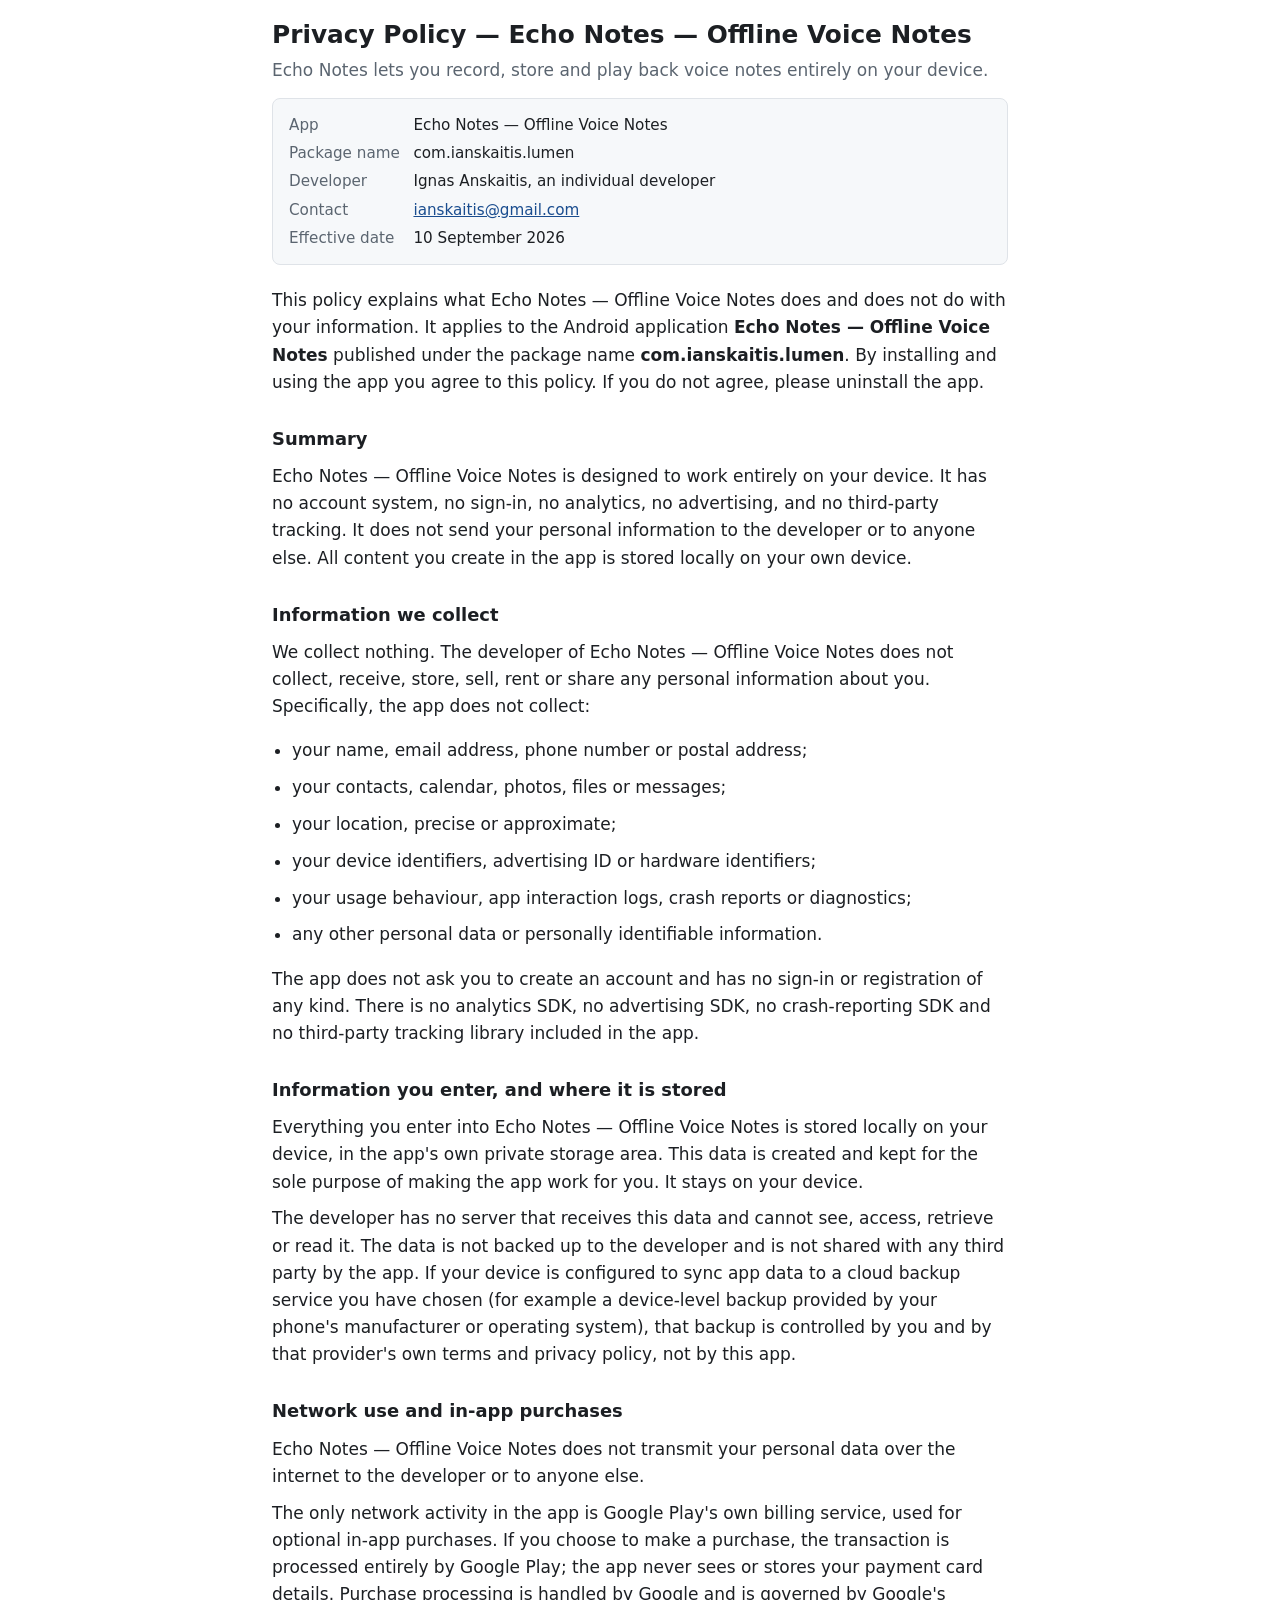
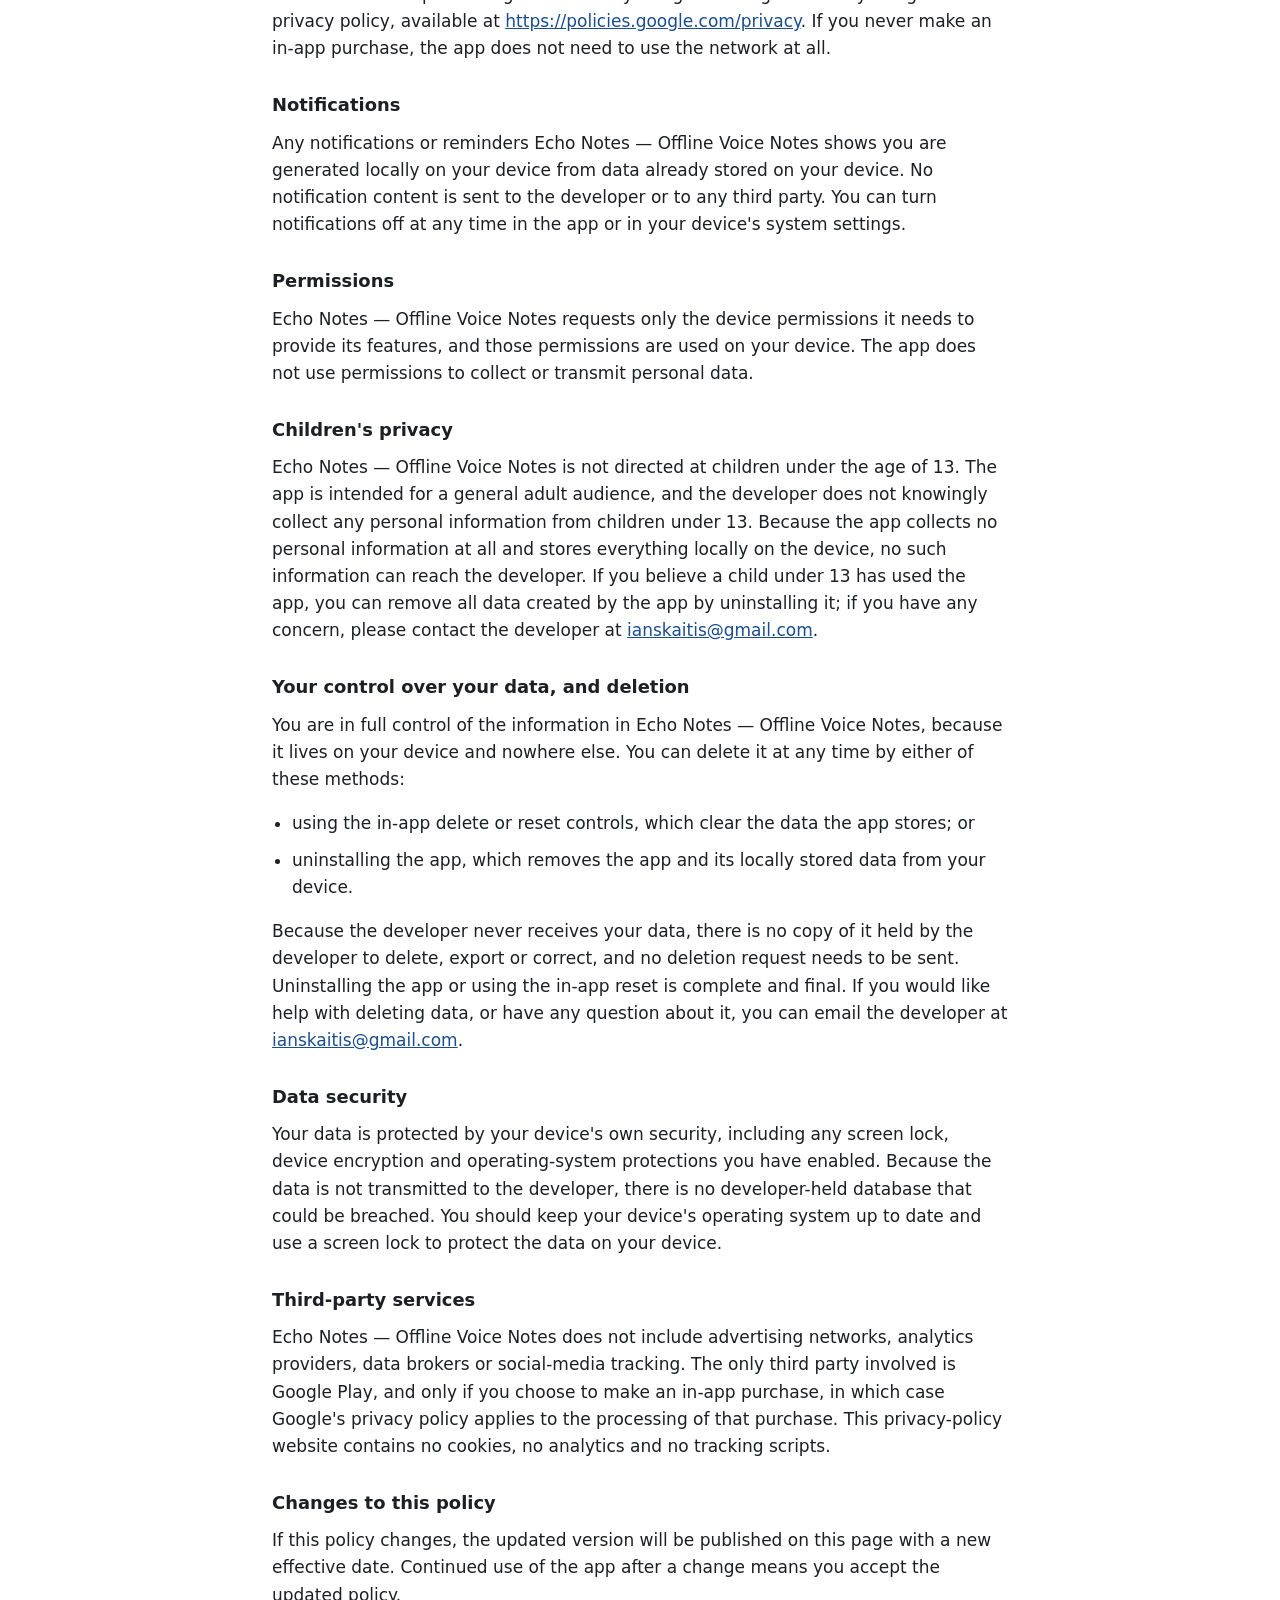
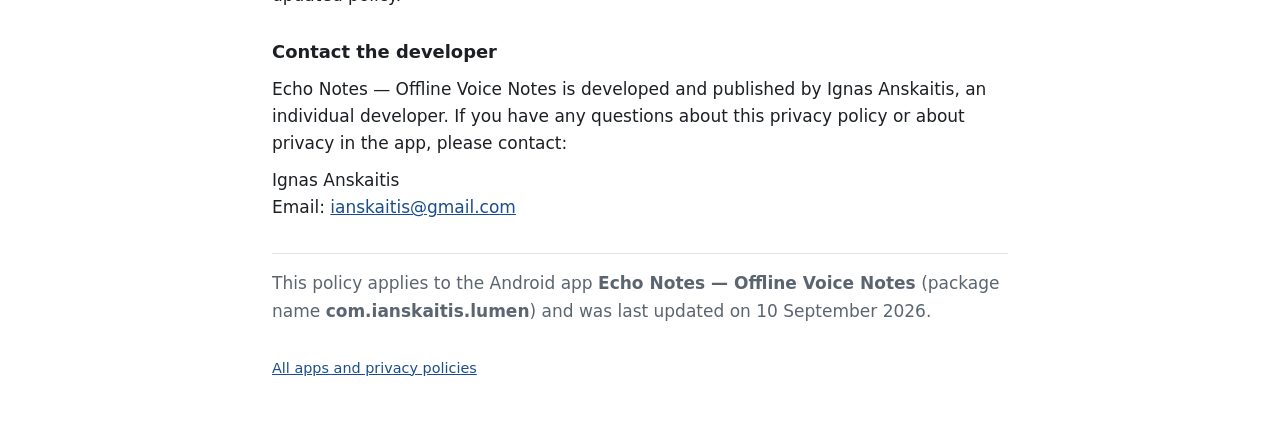
<file: privacy/lumen.html>
<!DOCTYPE html>
<html lang="en">
<head>
<meta charset="utf-8">
<meta name="viewport" content="width=device-width, initial-scale=1">
<title>Echo Notes — Offline Voice Notes — Privacy Policy</title>
<meta name="description" content="Privacy policy for Echo Notes — Offline Voice Notes (com.ianskaitis.lumen), an offline Android app by Ignas Anskaitis.">
<meta name="robots" content="index, follow">
<meta name="referrer" content="no-referrer">
<link rel="stylesheet" href="../style.css">
</head>
<body>
<main>
<h1>Privacy Policy &mdash; Echo Notes — Offline Voice Notes</h1>
<p class="lede">Echo Notes lets you record, store and play back voice notes entirely on your device.</p>

<div class="meta">
<dl>
<dt>App</dt><dd>Echo Notes — Offline Voice Notes</dd>
<dt>Package name</dt><dd>com.ianskaitis.lumen</dd>
<dt>Developer</dt><dd>Ignas Anskaitis, an individual developer</dd>
<dt>Contact</dt><dd><a href="mailto:ianskaitis@gmail.com">ianskaitis@gmail.com</a></dd>
<dt>Effective date</dt><dd>10 September 2026</dd>
</dl>
</div>

<p>This policy explains what Echo Notes — Offline Voice Notes does and does not do with your information.
It applies to the Android application <strong>Echo Notes — Offline Voice Notes</strong> published under the
package name <strong>com.ianskaitis.lumen</strong>. By installing and using the app you agree to
this policy. If you do not agree, please uninstall the app.</p>

<h2>Summary</h2>
<p>Echo Notes — Offline Voice Notes is designed to work entirely on your device. It has no account system,
no sign-in, no analytics, no advertising, and no third-party tracking. It does not
send your personal information to the developer or to anyone else. All content you
create in the app is stored locally on your own device.</p>

<h2>Information we collect</h2>
<p>We collect nothing. The developer of Echo Notes — Offline Voice Notes does not collect, receive, store,
sell, rent or share any personal information about you. Specifically, the app does
not collect:</p>
<ul>
<li>your name, email address, phone number or postal address;</li>
<li>your contacts, calendar, photos, files or messages;</li>
<li>your location, precise or approximate;</li>
<li>your device identifiers, advertising ID or hardware identifiers;</li>
<li>your usage behaviour, app interaction logs, crash reports or diagnostics;</li>
<li>any other personal data or personally identifiable information.</li>
</ul>
<p>The app does not ask you to create an account and has no sign-in or registration
of any kind. There is no analytics SDK, no advertising SDK, no crash-reporting SDK
and no third-party tracking library included in the app.</p>

<h2>Information you enter, and where it is stored</h2>
<p>Everything you enter into Echo Notes — Offline Voice Notes is stored locally on your device, in the app's
own private storage area. This data is created and kept for the sole purpose of
making the app work for you. It stays on your device.</p>
<p>The developer has no server that receives this data and cannot see, access,
retrieve or read it. The data is not backed up to the developer and is not shared
with any third party by the app. If your device is configured to sync app data to a
cloud backup service you have chosen (for example a device-level backup provided by
your phone's manufacturer or operating system), that backup is controlled by you and
by that provider's own terms and privacy policy, not by this app.</p>

<h2>Network use and in-app purchases</h2>
<p>Echo Notes — Offline Voice Notes does not transmit your personal data over the internet to the developer or
to anyone else.</p>
<p>The only network activity in the app is Google Play's own billing service, used
for optional in-app purchases. If you choose to make a purchase, the transaction is
processed entirely by Google Play; the app never sees or stores your payment card
details. Purchase processing is handled by Google and is governed by Google's privacy
policy, available at
<a href="https://policies.google.com/privacy" rel="noopener noreferrer nofollow">https://policies.google.com/privacy</a>.
If you never make an in-app purchase, the app does not need to use the network at all.</p>

<h2>Notifications</h2>
<p>Any notifications or reminders Echo Notes — Offline Voice Notes shows you are generated locally on your
device from data already stored on your device. No notification content is sent to
the developer or to any third party. You can turn notifications off at any time in
the app or in your device's system settings.</p>

<h2>Permissions</h2>
<p>Echo Notes — Offline Voice Notes requests only the device permissions it needs to provide its features, and
those permissions are used on your device. The app does not use permissions to
collect or transmit personal data.</p>

<h2>Children's privacy</h2>
<p>Echo Notes — Offline Voice Notes is not directed at children under the age of 13. The app is intended for a
general adult audience, and the developer does not knowingly collect any personal
information from children under 13. Because the app collects no personal information
at all and stores everything locally on the device, no such information can reach the
developer. If you believe a child under 13 has used the app, you can remove all data
created by the app by uninstalling it; if you have any concern, please contact the
developer at <a href="mailto:ianskaitis@gmail.com">ianskaitis@gmail.com</a>.</p>

<h2>Your control over your data, and deletion</h2>
<p>You are in full control of the information in Echo Notes — Offline Voice Notes, because it lives on your
device and nowhere else. You can delete it at any time by either of these methods:</p>
<ul>
<li>using the in-app delete or reset controls, which clear the data the app stores; or</li>
<li>uninstalling the app, which removes the app and its locally stored data from your
device.</li>
</ul>
<p>Because the developer never receives your data, there is no copy of it held by the
developer to delete, export or correct, and no deletion request needs to be sent.
Uninstalling the app or using the in-app reset is complete and final. If you would
like help with deleting data, or have any question about it, you can email the
developer at <a href="mailto:ianskaitis@gmail.com">ianskaitis@gmail.com</a>.</p>

<h2>Data security</h2>
<p>Your data is protected by your device's own security, including any screen lock,
device encryption and operating-system protections you have enabled. Because the data
is not transmitted to the developer, there is no developer-held database that could
be breached. You should keep your device's operating system up to date and use a
screen lock to protect the data on your device.</p>

<h2>Third-party services</h2>
<p>Echo Notes — Offline Voice Notes does not include advertising networks, analytics providers, data brokers
or social-media tracking. The only third party involved is Google Play, and only if
you choose to make an in-app purchase, in which case Google's privacy policy applies
to the processing of that purchase. This privacy-policy website contains no cookies,
no analytics and no tracking scripts.</p>

<h2>Changes to this policy</h2>
<p>If this policy changes, the updated version will be published on this page with a
new effective date. Continued use of the app after a change means you accept the
updated policy.</p>

<h2>Contact the developer</h2>
<p>Echo Notes — Offline Voice Notes is developed and published by Ignas Anskaitis, an individual developer. If you have any questions
about this privacy policy or about privacy in the app, please contact:</p>
<p>Ignas Anskaitis<br>
Email: <a href="mailto:ianskaitis@gmail.com">ianskaitis@gmail.com</a></p>

<hr>
<p class="lede">This policy applies to the Android app <strong>Echo Notes — Offline Voice Notes</strong>
(package name <strong>com.ianskaitis.lumen</strong>) and was last updated on 10 September 2026.</p>
<footer>
<p><a href="../index.html">All apps and privacy policies</a></p>
</footer>
</main>
</body>
</html>
</file>
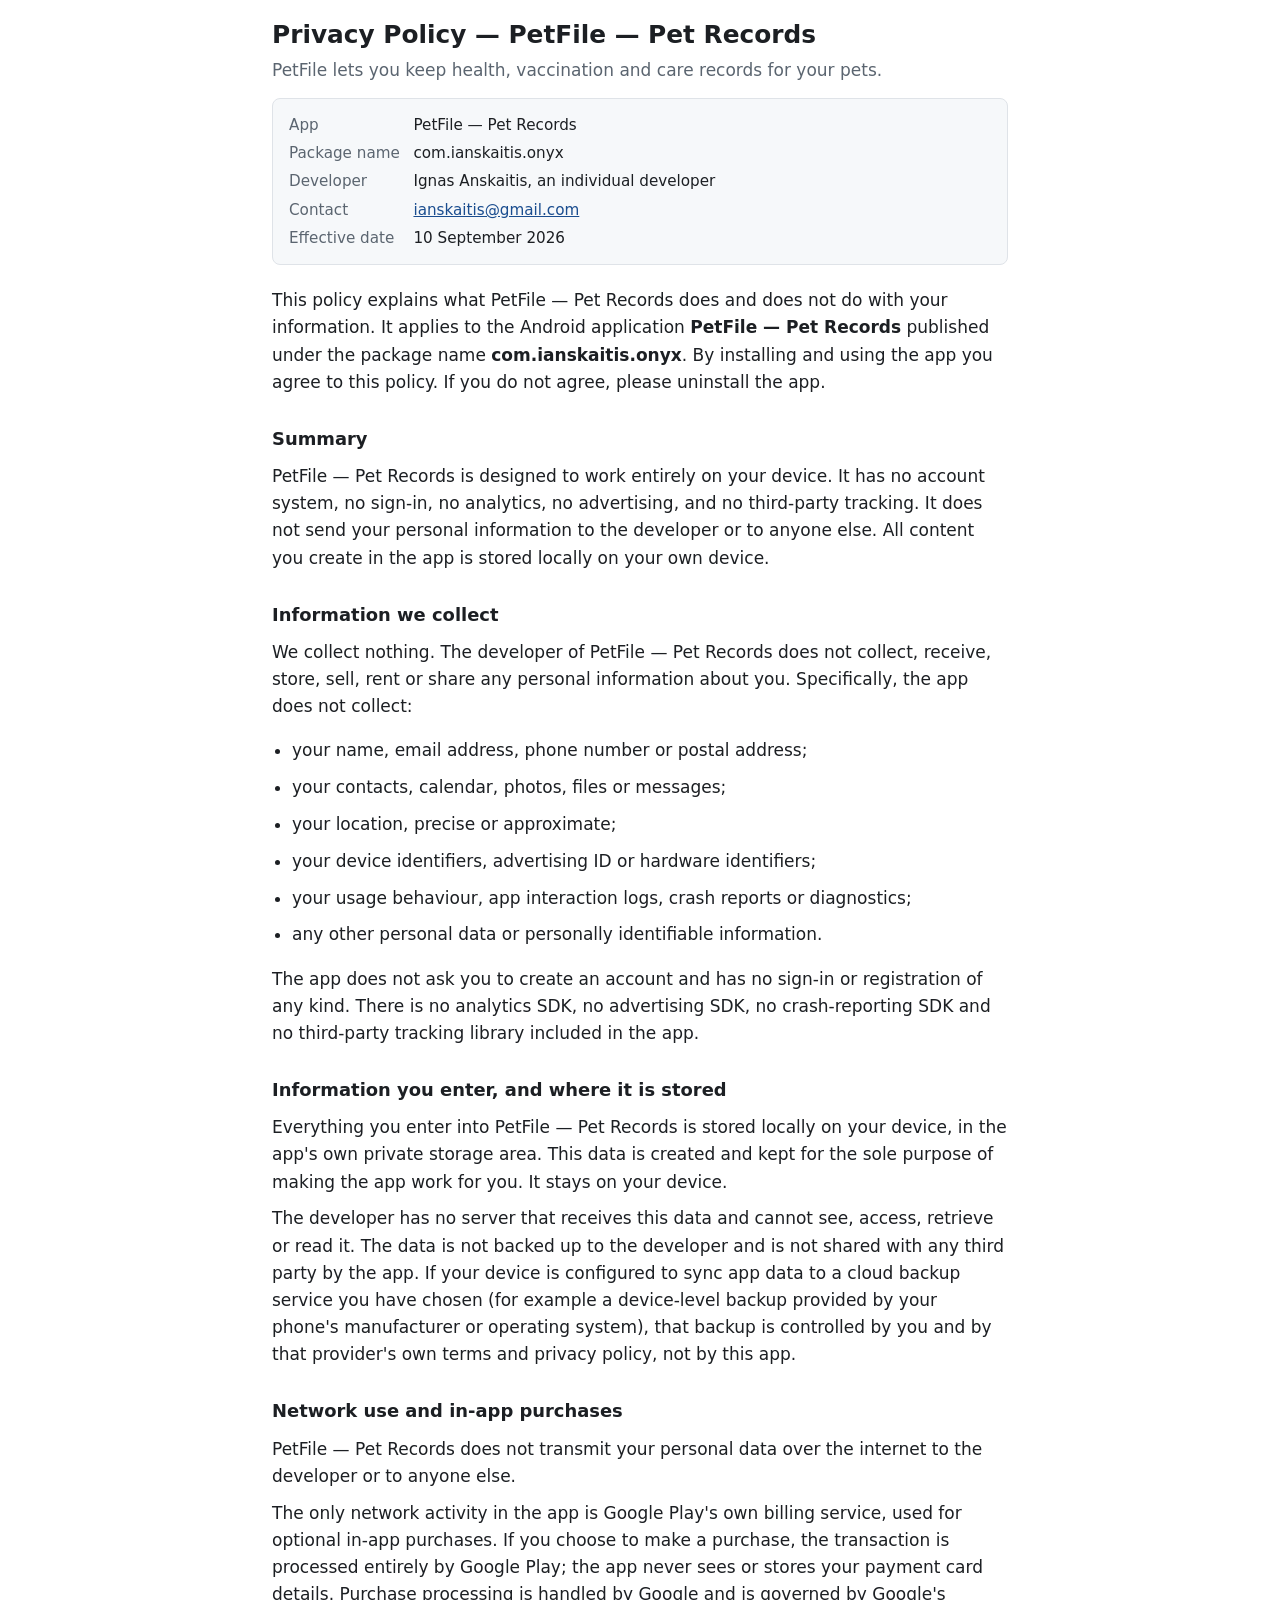
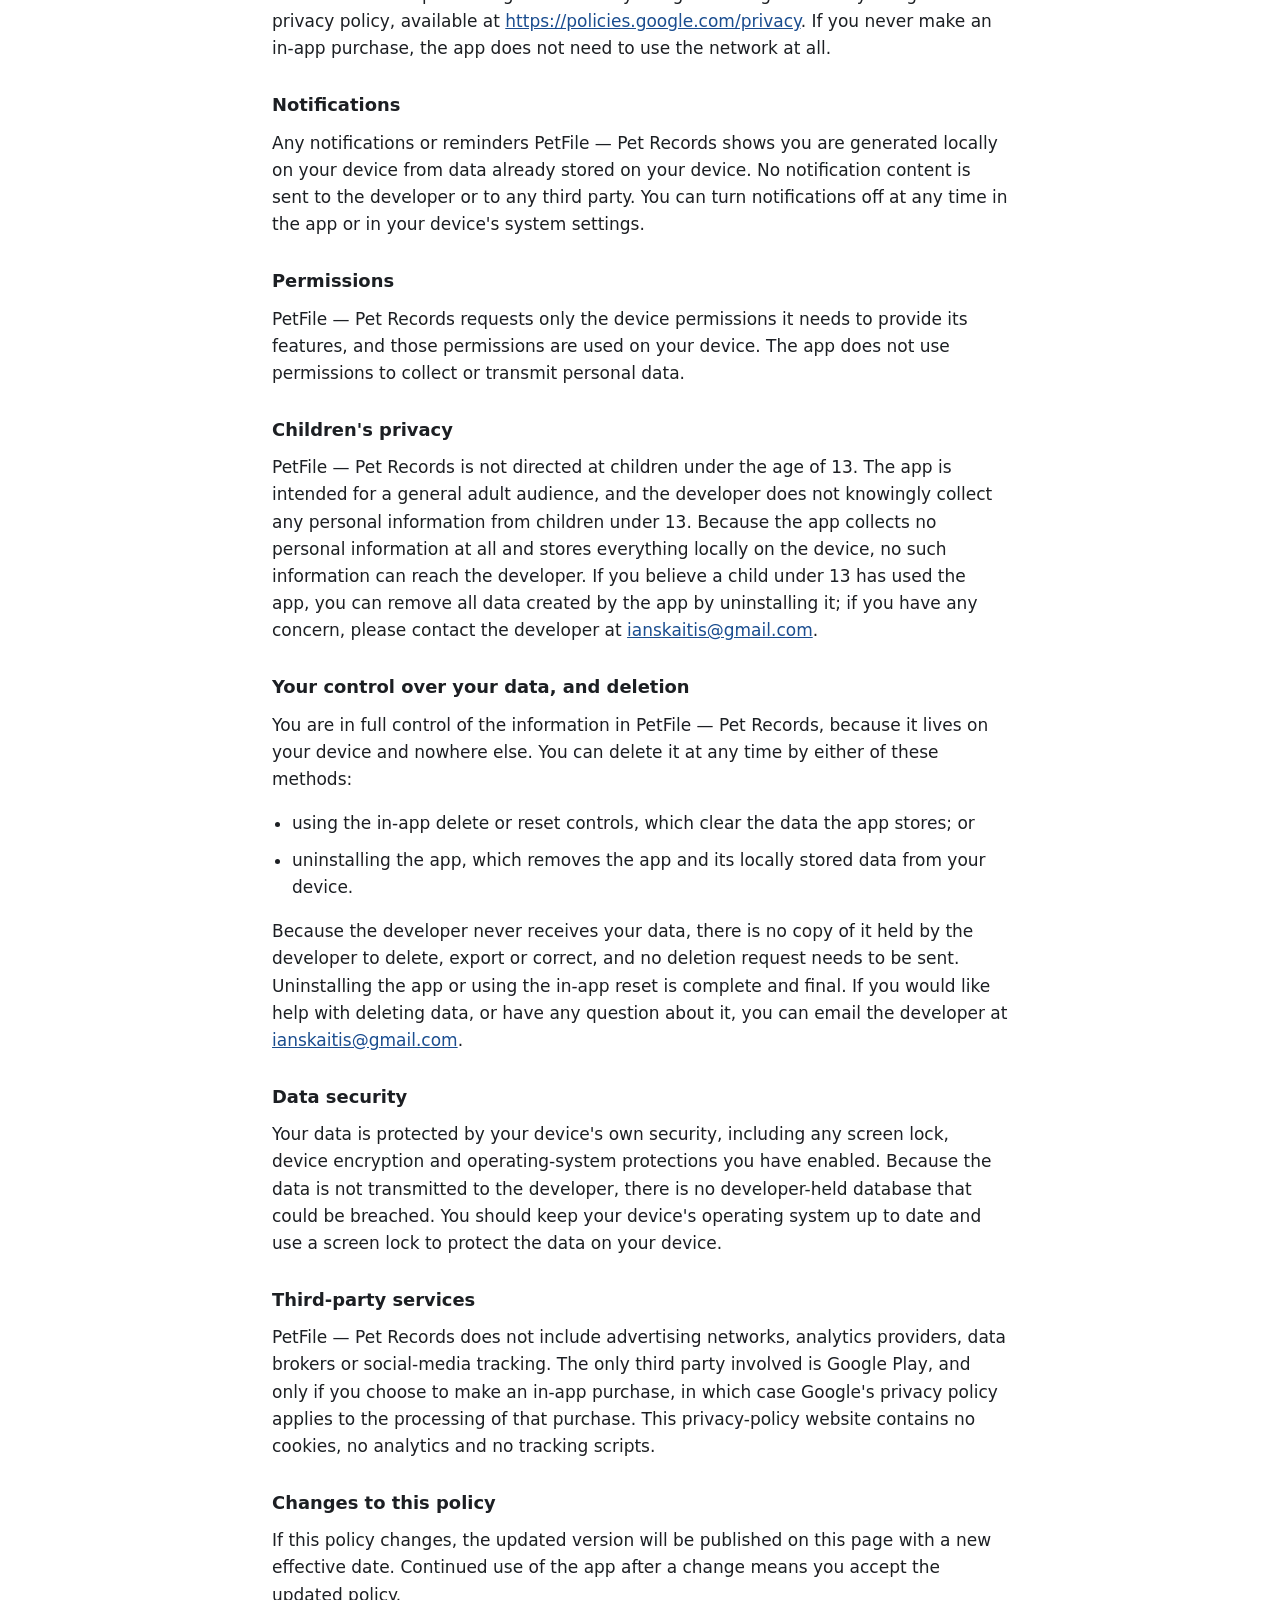
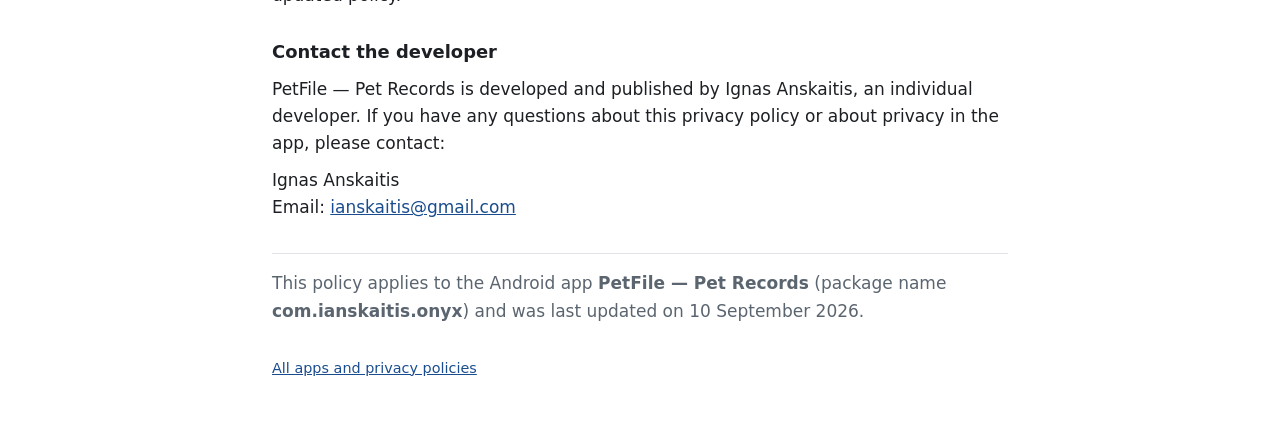
<file: privacy/onyx.html>
<!DOCTYPE html>
<html lang="en">
<head>
<meta charset="utf-8">
<meta name="viewport" content="width=device-width, initial-scale=1">
<title>PetFile — Pet Records — Privacy Policy</title>
<meta name="description" content="Privacy policy for PetFile — Pet Records (com.ianskaitis.onyx), an offline Android app by Ignas Anskaitis.">
<meta name="robots" content="index, follow">
<meta name="referrer" content="no-referrer">
<link rel="stylesheet" href="../style.css">
</head>
<body>
<main>
<h1>Privacy Policy &mdash; PetFile — Pet Records</h1>
<p class="lede">PetFile lets you keep health, vaccination and care records for your pets.</p>

<div class="meta">
<dl>
<dt>App</dt><dd>PetFile — Pet Records</dd>
<dt>Package name</dt><dd>com.ianskaitis.onyx</dd>
<dt>Developer</dt><dd>Ignas Anskaitis, an individual developer</dd>
<dt>Contact</dt><dd><a href="mailto:ianskaitis@gmail.com">ianskaitis@gmail.com</a></dd>
<dt>Effective date</dt><dd>10 September 2026</dd>
</dl>
</div>

<p>This policy explains what PetFile — Pet Records does and does not do with your information.
It applies to the Android application <strong>PetFile — Pet Records</strong> published under the
package name <strong>com.ianskaitis.onyx</strong>. By installing and using the app you agree to
this policy. If you do not agree, please uninstall the app.</p>

<h2>Summary</h2>
<p>PetFile — Pet Records is designed to work entirely on your device. It has no account system,
no sign-in, no analytics, no advertising, and no third-party tracking. It does not
send your personal information to the developer or to anyone else. All content you
create in the app is stored locally on your own device.</p>

<h2>Information we collect</h2>
<p>We collect nothing. The developer of PetFile — Pet Records does not collect, receive, store,
sell, rent or share any personal information about you. Specifically, the app does
not collect:</p>
<ul>
<li>your name, email address, phone number or postal address;</li>
<li>your contacts, calendar, photos, files or messages;</li>
<li>your location, precise or approximate;</li>
<li>your device identifiers, advertising ID or hardware identifiers;</li>
<li>your usage behaviour, app interaction logs, crash reports or diagnostics;</li>
<li>any other personal data or personally identifiable information.</li>
</ul>
<p>The app does not ask you to create an account and has no sign-in or registration
of any kind. There is no analytics SDK, no advertising SDK, no crash-reporting SDK
and no third-party tracking library included in the app.</p>

<h2>Information you enter, and where it is stored</h2>
<p>Everything you enter into PetFile — Pet Records is stored locally on your device, in the app's
own private storage area. This data is created and kept for the sole purpose of
making the app work for you. It stays on your device.</p>
<p>The developer has no server that receives this data and cannot see, access,
retrieve or read it. The data is not backed up to the developer and is not shared
with any third party by the app. If your device is configured to sync app data to a
cloud backup service you have chosen (for example a device-level backup provided by
your phone's manufacturer or operating system), that backup is controlled by you and
by that provider's own terms and privacy policy, not by this app.</p>

<h2>Network use and in-app purchases</h2>
<p>PetFile — Pet Records does not transmit your personal data over the internet to the developer or
to anyone else.</p>
<p>The only network activity in the app is Google Play's own billing service, used
for optional in-app purchases. If you choose to make a purchase, the transaction is
processed entirely by Google Play; the app never sees or stores your payment card
details. Purchase processing is handled by Google and is governed by Google's privacy
policy, available at
<a href="https://policies.google.com/privacy" rel="noopener noreferrer nofollow">https://policies.google.com/privacy</a>.
If you never make an in-app purchase, the app does not need to use the network at all.</p>

<h2>Notifications</h2>
<p>Any notifications or reminders PetFile — Pet Records shows you are generated locally on your
device from data already stored on your device. No notification content is sent to
the developer or to any third party. You can turn notifications off at any time in
the app or in your device's system settings.</p>

<h2>Permissions</h2>
<p>PetFile — Pet Records requests only the device permissions it needs to provide its features, and
those permissions are used on your device. The app does not use permissions to
collect or transmit personal data.</p>

<h2>Children's privacy</h2>
<p>PetFile — Pet Records is not directed at children under the age of 13. The app is intended for a
general adult audience, and the developer does not knowingly collect any personal
information from children under 13. Because the app collects no personal information
at all and stores everything locally on the device, no such information can reach the
developer. If you believe a child under 13 has used the app, you can remove all data
created by the app by uninstalling it; if you have any concern, please contact the
developer at <a href="mailto:ianskaitis@gmail.com">ianskaitis@gmail.com</a>.</p>

<h2>Your control over your data, and deletion</h2>
<p>You are in full control of the information in PetFile — Pet Records, because it lives on your
device and nowhere else. You can delete it at any time by either of these methods:</p>
<ul>
<li>using the in-app delete or reset controls, which clear the data the app stores; or</li>
<li>uninstalling the app, which removes the app and its locally stored data from your
device.</li>
</ul>
<p>Because the developer never receives your data, there is no copy of it held by the
developer to delete, export or correct, and no deletion request needs to be sent.
Uninstalling the app or using the in-app reset is complete and final. If you would
like help with deleting data, or have any question about it, you can email the
developer at <a href="mailto:ianskaitis@gmail.com">ianskaitis@gmail.com</a>.</p>

<h2>Data security</h2>
<p>Your data is protected by your device's own security, including any screen lock,
device encryption and operating-system protections you have enabled. Because the data
is not transmitted to the developer, there is no developer-held database that could
be breached. You should keep your device's operating system up to date and use a
screen lock to protect the data on your device.</p>

<h2>Third-party services</h2>
<p>PetFile — Pet Records does not include advertising networks, analytics providers, data brokers
or social-media tracking. The only third party involved is Google Play, and only if
you choose to make an in-app purchase, in which case Google's privacy policy applies
to the processing of that purchase. This privacy-policy website contains no cookies,
no analytics and no tracking scripts.</p>

<h2>Changes to this policy</h2>
<p>If this policy changes, the updated version will be published on this page with a
new effective date. Continued use of the app after a change means you accept the
updated policy.</p>

<h2>Contact the developer</h2>
<p>PetFile — Pet Records is developed and published by Ignas Anskaitis, an individual developer. If you have any questions
about this privacy policy or about privacy in the app, please contact:</p>
<p>Ignas Anskaitis<br>
Email: <a href="mailto:ianskaitis@gmail.com">ianskaitis@gmail.com</a></p>

<hr>
<p class="lede">This policy applies to the Android app <strong>PetFile — Pet Records</strong>
(package name <strong>com.ianskaitis.onyx</strong>) and was last updated on 10 September 2026.</p>
<footer>
<p><a href="../index.html">All apps and privacy policies</a></p>
</footer>
</main>
</body>
</html>
</file>
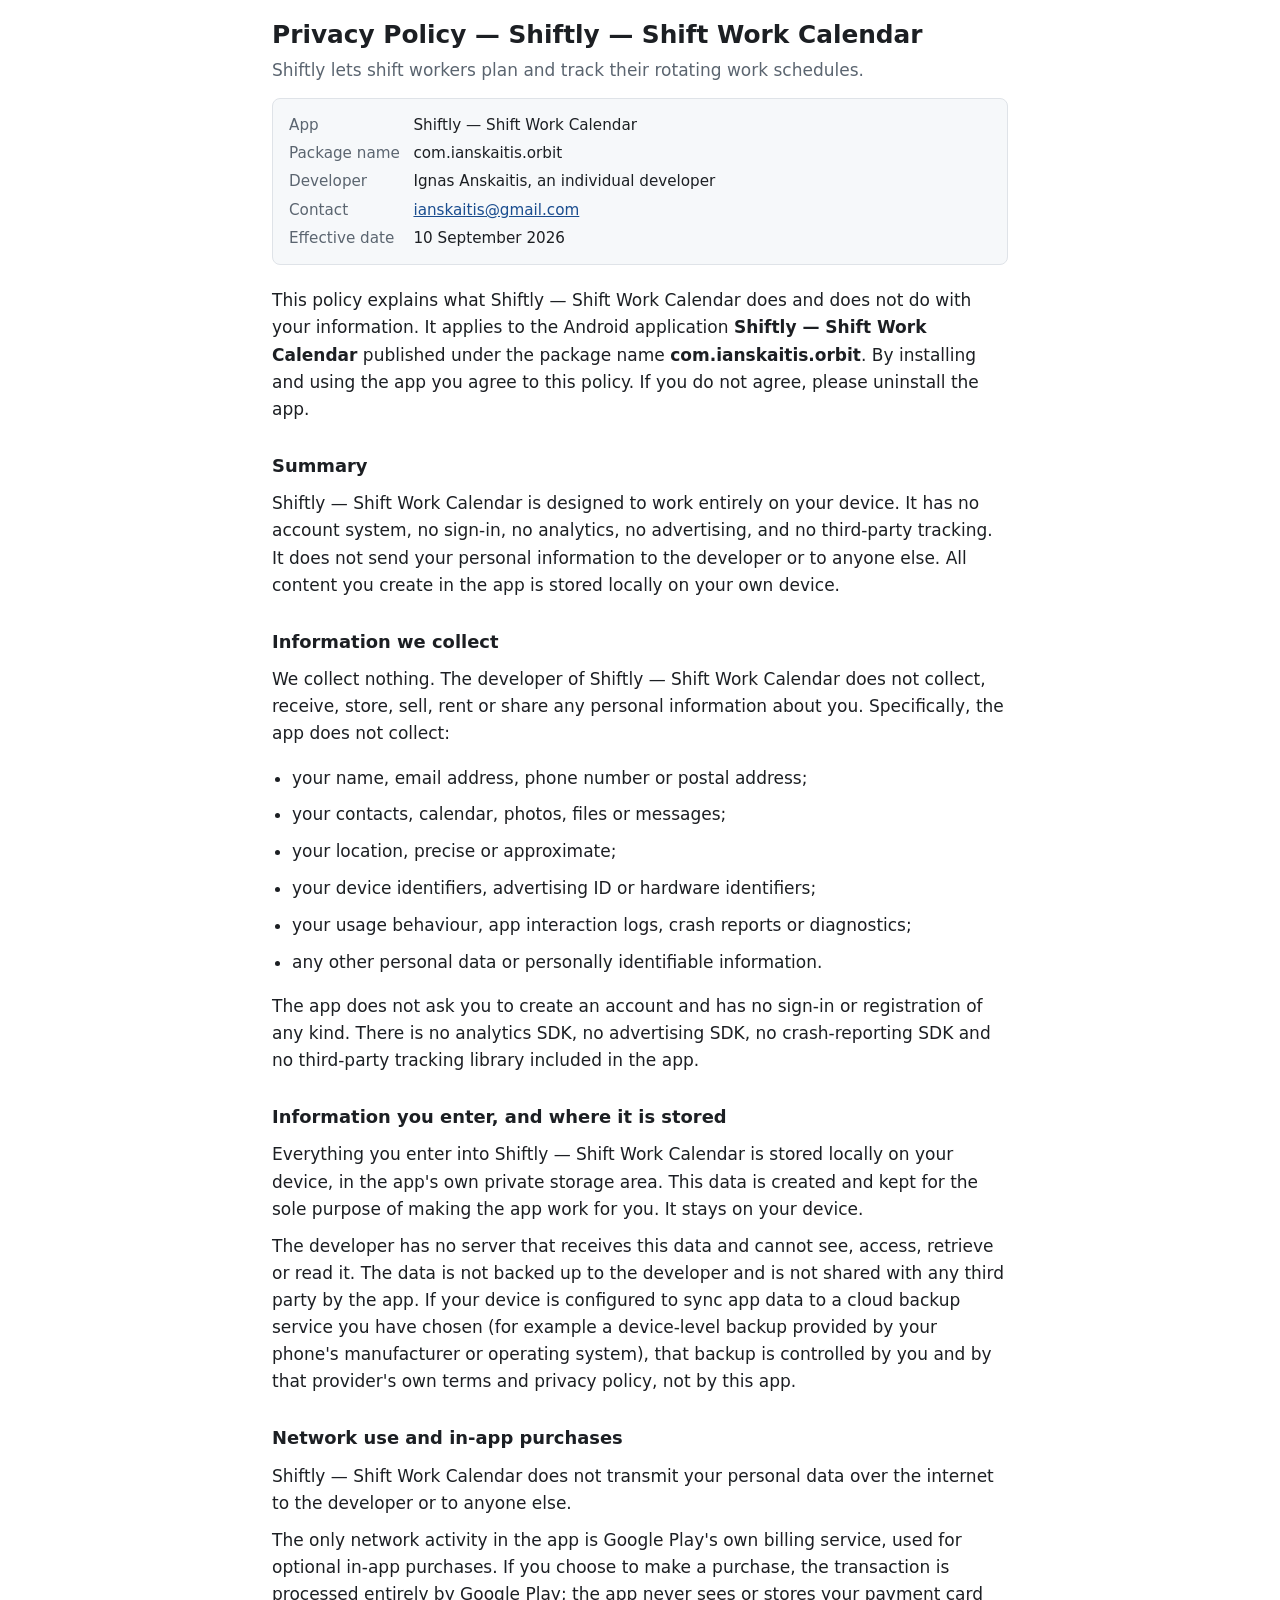
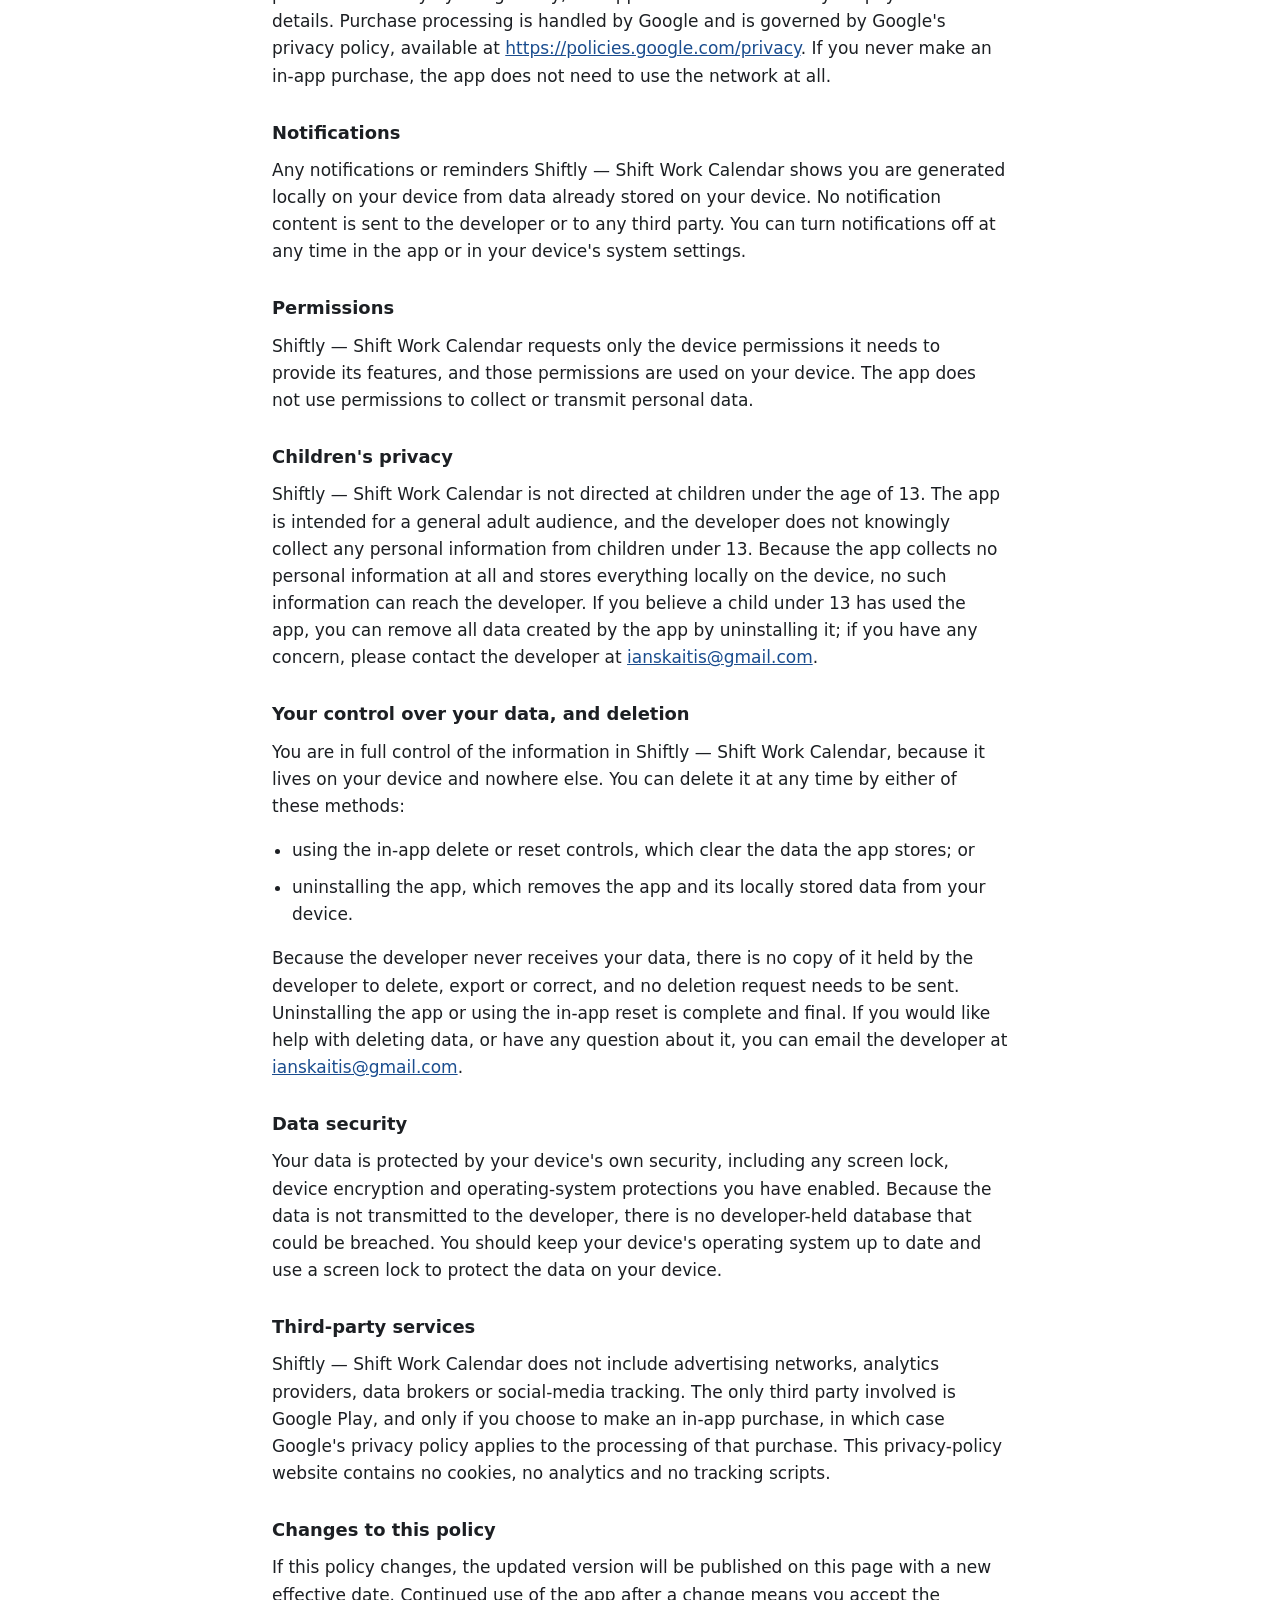
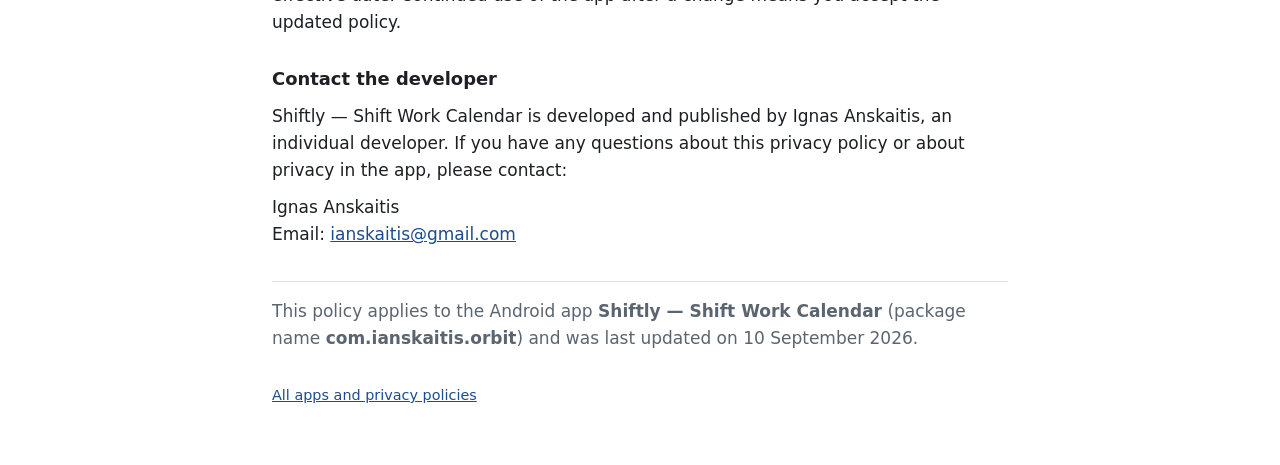
<file: privacy/orbit.html>
<!DOCTYPE html>
<html lang="en">
<head>
<meta charset="utf-8">
<meta name="viewport" content="width=device-width, initial-scale=1">
<title>Shiftly — Shift Work Calendar — Privacy Policy</title>
<meta name="description" content="Privacy policy for Shiftly — Shift Work Calendar (com.ianskaitis.orbit), an offline Android app by Ignas Anskaitis.">
<meta name="robots" content="index, follow">
<meta name="referrer" content="no-referrer">
<link rel="stylesheet" href="../style.css">
</head>
<body>
<main>
<h1>Privacy Policy &mdash; Shiftly — Shift Work Calendar</h1>
<p class="lede">Shiftly lets shift workers plan and track their rotating work schedules.</p>

<div class="meta">
<dl>
<dt>App</dt><dd>Shiftly — Shift Work Calendar</dd>
<dt>Package name</dt><dd>com.ianskaitis.orbit</dd>
<dt>Developer</dt><dd>Ignas Anskaitis, an individual developer</dd>
<dt>Contact</dt><dd><a href="mailto:ianskaitis@gmail.com">ianskaitis@gmail.com</a></dd>
<dt>Effective date</dt><dd>10 September 2026</dd>
</dl>
</div>

<p>This policy explains what Shiftly — Shift Work Calendar does and does not do with your information.
It applies to the Android application <strong>Shiftly — Shift Work Calendar</strong> published under the
package name <strong>com.ianskaitis.orbit</strong>. By installing and using the app you agree to
this policy. If you do not agree, please uninstall the app.</p>

<h2>Summary</h2>
<p>Shiftly — Shift Work Calendar is designed to work entirely on your device. It has no account system,
no sign-in, no analytics, no advertising, and no third-party tracking. It does not
send your personal information to the developer or to anyone else. All content you
create in the app is stored locally on your own device.</p>

<h2>Information we collect</h2>
<p>We collect nothing. The developer of Shiftly — Shift Work Calendar does not collect, receive, store,
sell, rent or share any personal information about you. Specifically, the app does
not collect:</p>
<ul>
<li>your name, email address, phone number or postal address;</li>
<li>your contacts, calendar, photos, files or messages;</li>
<li>your location, precise or approximate;</li>
<li>your device identifiers, advertising ID or hardware identifiers;</li>
<li>your usage behaviour, app interaction logs, crash reports or diagnostics;</li>
<li>any other personal data or personally identifiable information.</li>
</ul>
<p>The app does not ask you to create an account and has no sign-in or registration
of any kind. There is no analytics SDK, no advertising SDK, no crash-reporting SDK
and no third-party tracking library included in the app.</p>

<h2>Information you enter, and where it is stored</h2>
<p>Everything you enter into Shiftly — Shift Work Calendar is stored locally on your device, in the app's
own private storage area. This data is created and kept for the sole purpose of
making the app work for you. It stays on your device.</p>
<p>The developer has no server that receives this data and cannot see, access,
retrieve or read it. The data is not backed up to the developer and is not shared
with any third party by the app. If your device is configured to sync app data to a
cloud backup service you have chosen (for example a device-level backup provided by
your phone's manufacturer or operating system), that backup is controlled by you and
by that provider's own terms and privacy policy, not by this app.</p>

<h2>Network use and in-app purchases</h2>
<p>Shiftly — Shift Work Calendar does not transmit your personal data over the internet to the developer or
to anyone else.</p>
<p>The only network activity in the app is Google Play's own billing service, used
for optional in-app purchases. If you choose to make a purchase, the transaction is
processed entirely by Google Play; the app never sees or stores your payment card
details. Purchase processing is handled by Google and is governed by Google's privacy
policy, available at
<a href="https://policies.google.com/privacy" rel="noopener noreferrer nofollow">https://policies.google.com/privacy</a>.
If you never make an in-app purchase, the app does not need to use the network at all.</p>

<h2>Notifications</h2>
<p>Any notifications or reminders Shiftly — Shift Work Calendar shows you are generated locally on your
device from data already stored on your device. No notification content is sent to
the developer or to any third party. You can turn notifications off at any time in
the app or in your device's system settings.</p>

<h2>Permissions</h2>
<p>Shiftly — Shift Work Calendar requests only the device permissions it needs to provide its features, and
those permissions are used on your device. The app does not use permissions to
collect or transmit personal data.</p>

<h2>Children's privacy</h2>
<p>Shiftly — Shift Work Calendar is not directed at children under the age of 13. The app is intended for a
general adult audience, and the developer does not knowingly collect any personal
information from children under 13. Because the app collects no personal information
at all and stores everything locally on the device, no such information can reach the
developer. If you believe a child under 13 has used the app, you can remove all data
created by the app by uninstalling it; if you have any concern, please contact the
developer at <a href="mailto:ianskaitis@gmail.com">ianskaitis@gmail.com</a>.</p>

<h2>Your control over your data, and deletion</h2>
<p>You are in full control of the information in Shiftly — Shift Work Calendar, because it lives on your
device and nowhere else. You can delete it at any time by either of these methods:</p>
<ul>
<li>using the in-app delete or reset controls, which clear the data the app stores; or</li>
<li>uninstalling the app, which removes the app and its locally stored data from your
device.</li>
</ul>
<p>Because the developer never receives your data, there is no copy of it held by the
developer to delete, export or correct, and no deletion request needs to be sent.
Uninstalling the app or using the in-app reset is complete and final. If you would
like help with deleting data, or have any question about it, you can email the
developer at <a href="mailto:ianskaitis@gmail.com">ianskaitis@gmail.com</a>.</p>

<h2>Data security</h2>
<p>Your data is protected by your device's own security, including any screen lock,
device encryption and operating-system protections you have enabled. Because the data
is not transmitted to the developer, there is no developer-held database that could
be breached. You should keep your device's operating system up to date and use a
screen lock to protect the data on your device.</p>

<h2>Third-party services</h2>
<p>Shiftly — Shift Work Calendar does not include advertising networks, analytics providers, data brokers
or social-media tracking. The only third party involved is Google Play, and only if
you choose to make an in-app purchase, in which case Google's privacy policy applies
to the processing of that purchase. This privacy-policy website contains no cookies,
no analytics and no tracking scripts.</p>

<h2>Changes to this policy</h2>
<p>If this policy changes, the updated version will be published on this page with a
new effective date. Continued use of the app after a change means you accept the
updated policy.</p>

<h2>Contact the developer</h2>
<p>Shiftly — Shift Work Calendar is developed and published by Ignas Anskaitis, an individual developer. If you have any questions
about this privacy policy or about privacy in the app, please contact:</p>
<p>Ignas Anskaitis<br>
Email: <a href="mailto:ianskaitis@gmail.com">ianskaitis@gmail.com</a></p>

<hr>
<p class="lede">This policy applies to the Android app <strong>Shiftly — Shift Work Calendar</strong>
(package name <strong>com.ianskaitis.orbit</strong>) and was last updated on 10 September 2026.</p>
<footer>
<p><a href="../index.html">All apps and privacy policies</a></p>
</footer>
</main>
</body>
</html>
</file>
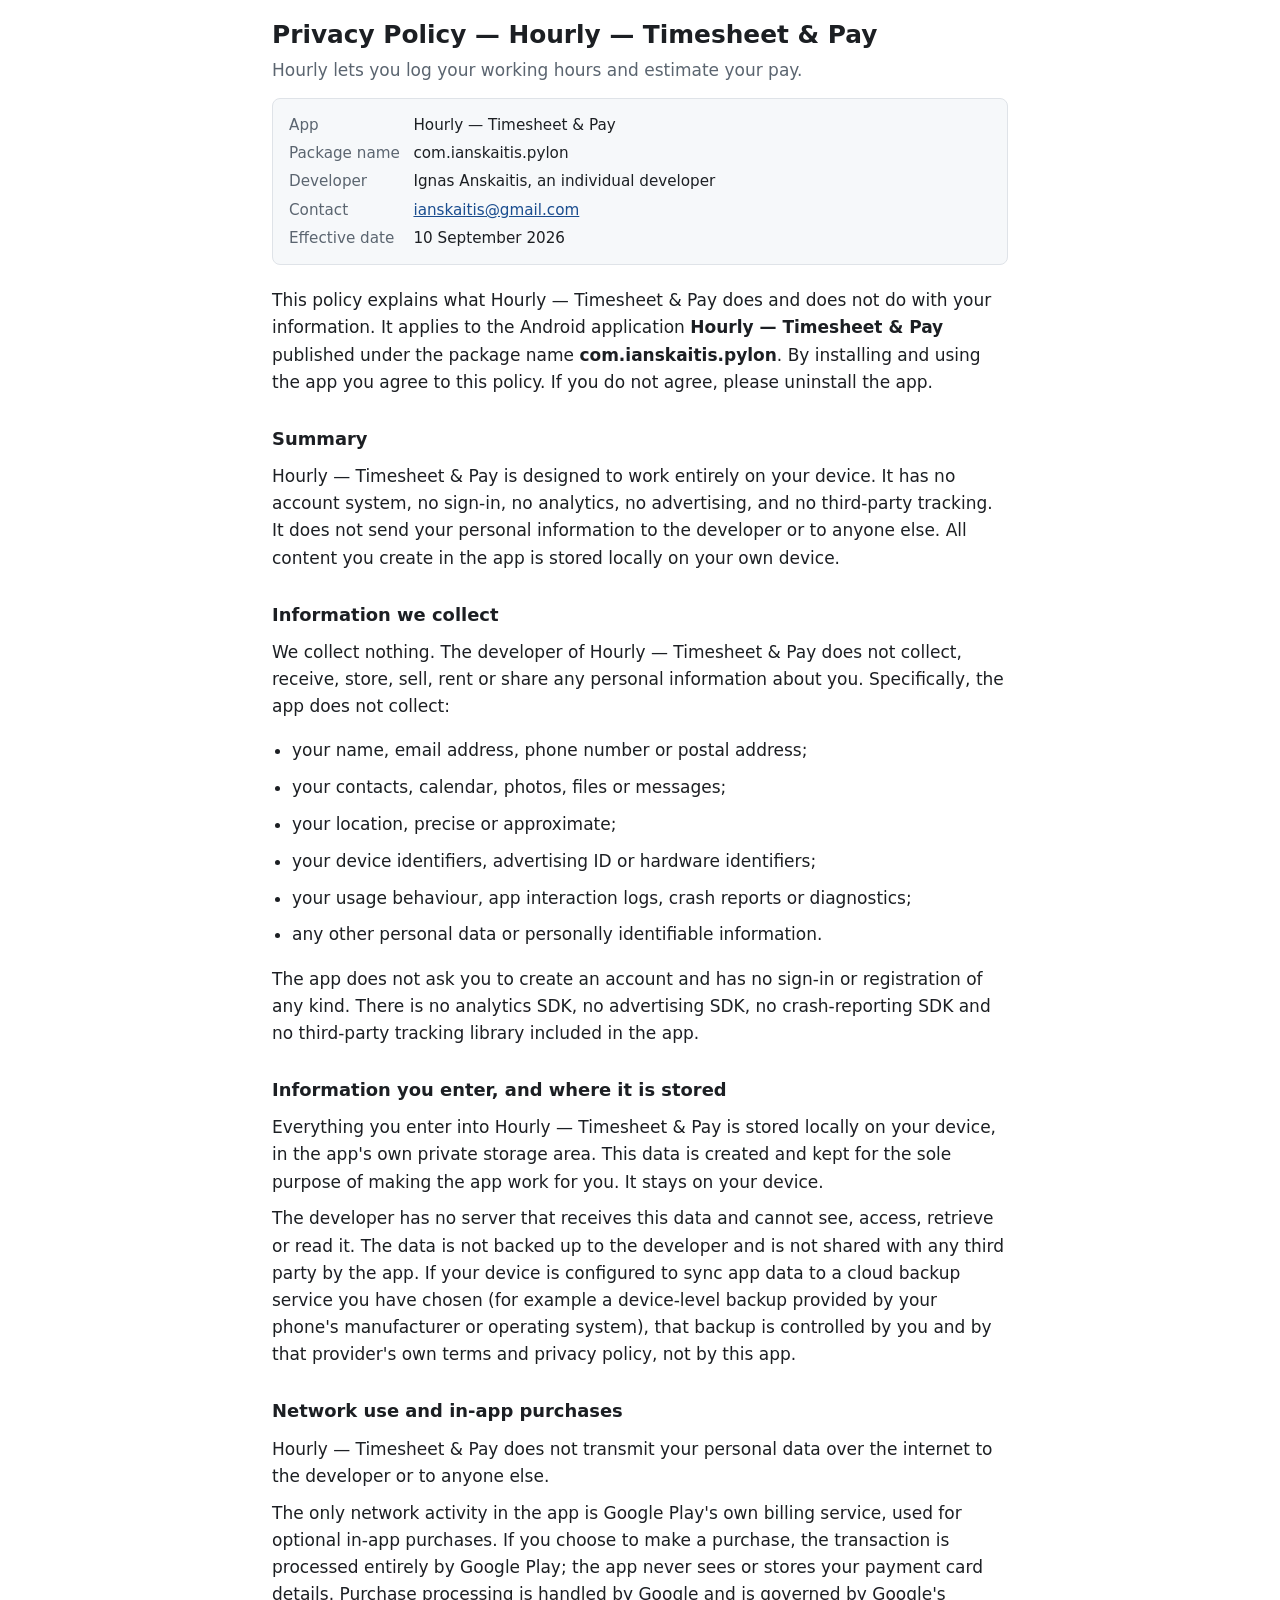
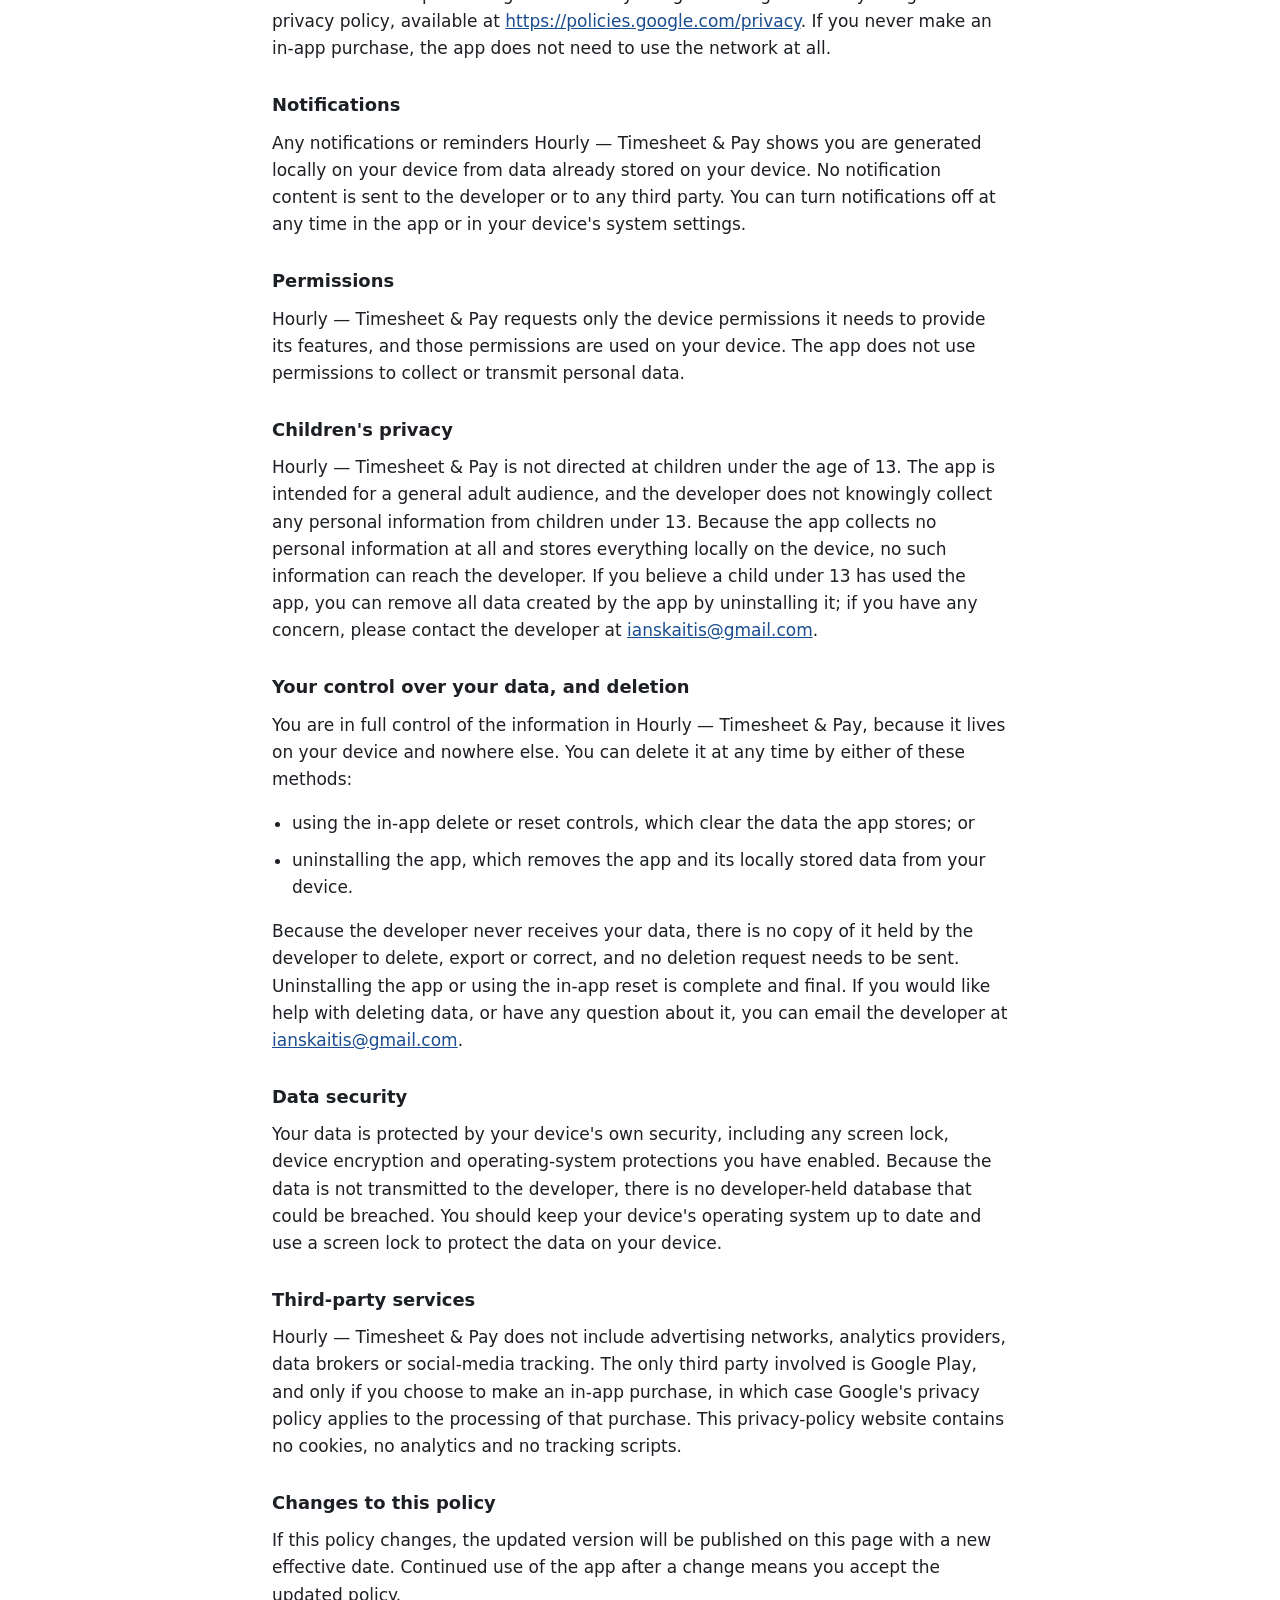
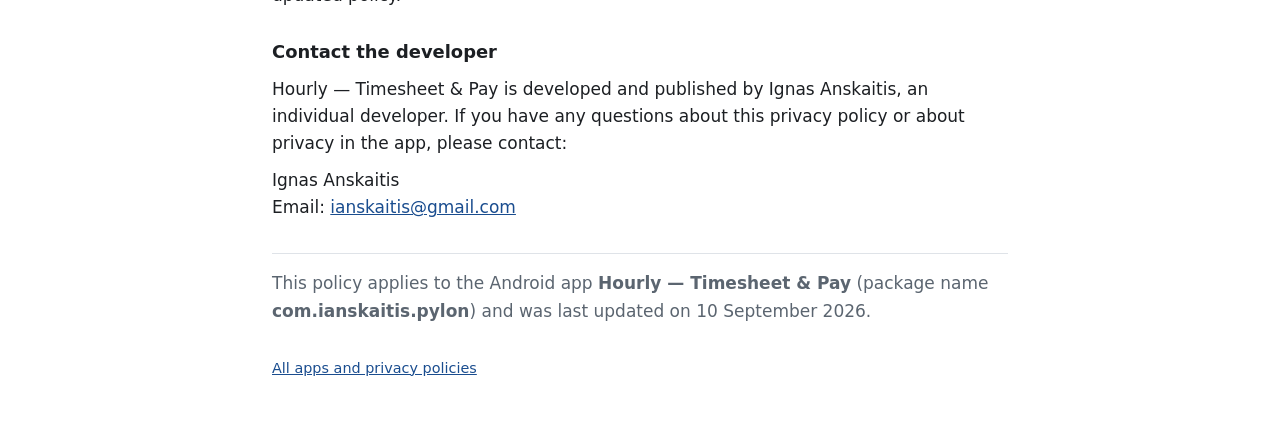
<file: privacy/pylon.html>
<!DOCTYPE html>
<html lang="en">
<head>
<meta charset="utf-8">
<meta name="viewport" content="width=device-width, initial-scale=1">
<title>Hourly — Timesheet &amp; Pay — Privacy Policy</title>
<meta name="description" content="Privacy policy for Hourly — Timesheet &amp; Pay (com.ianskaitis.pylon), an offline Android app by Ignas Anskaitis.">
<meta name="robots" content="index, follow">
<meta name="referrer" content="no-referrer">
<link rel="stylesheet" href="../style.css">
</head>
<body>
<main>
<h1>Privacy Policy &mdash; Hourly — Timesheet &amp; Pay</h1>
<p class="lede">Hourly lets you log your working hours and estimate your pay.</p>

<div class="meta">
<dl>
<dt>App</dt><dd>Hourly — Timesheet &amp; Pay</dd>
<dt>Package name</dt><dd>com.ianskaitis.pylon</dd>
<dt>Developer</dt><dd>Ignas Anskaitis, an individual developer</dd>
<dt>Contact</dt><dd><a href="mailto:ianskaitis@gmail.com">ianskaitis@gmail.com</a></dd>
<dt>Effective date</dt><dd>10 September 2026</dd>
</dl>
</div>

<p>This policy explains what Hourly — Timesheet &amp; Pay does and does not do with your information.
It applies to the Android application <strong>Hourly — Timesheet &amp; Pay</strong> published under the
package name <strong>com.ianskaitis.pylon</strong>. By installing and using the app you agree to
this policy. If you do not agree, please uninstall the app.</p>

<h2>Summary</h2>
<p>Hourly — Timesheet &amp; Pay is designed to work entirely on your device. It has no account system,
no sign-in, no analytics, no advertising, and no third-party tracking. It does not
send your personal information to the developer or to anyone else. All content you
create in the app is stored locally on your own device.</p>

<h2>Information we collect</h2>
<p>We collect nothing. The developer of Hourly — Timesheet &amp; Pay does not collect, receive, store,
sell, rent or share any personal information about you. Specifically, the app does
not collect:</p>
<ul>
<li>your name, email address, phone number or postal address;</li>
<li>your contacts, calendar, photos, files or messages;</li>
<li>your location, precise or approximate;</li>
<li>your device identifiers, advertising ID or hardware identifiers;</li>
<li>your usage behaviour, app interaction logs, crash reports or diagnostics;</li>
<li>any other personal data or personally identifiable information.</li>
</ul>
<p>The app does not ask you to create an account and has no sign-in or registration
of any kind. There is no analytics SDK, no advertising SDK, no crash-reporting SDK
and no third-party tracking library included in the app.</p>

<h2>Information you enter, and where it is stored</h2>
<p>Everything you enter into Hourly — Timesheet &amp; Pay is stored locally on your device, in the app's
own private storage area. This data is created and kept for the sole purpose of
making the app work for you. It stays on your device.</p>
<p>The developer has no server that receives this data and cannot see, access,
retrieve or read it. The data is not backed up to the developer and is not shared
with any third party by the app. If your device is configured to sync app data to a
cloud backup service you have chosen (for example a device-level backup provided by
your phone's manufacturer or operating system), that backup is controlled by you and
by that provider's own terms and privacy policy, not by this app.</p>

<h2>Network use and in-app purchases</h2>
<p>Hourly — Timesheet &amp; Pay does not transmit your personal data over the internet to the developer or
to anyone else.</p>
<p>The only network activity in the app is Google Play's own billing service, used
for optional in-app purchases. If you choose to make a purchase, the transaction is
processed entirely by Google Play; the app never sees or stores your payment card
details. Purchase processing is handled by Google and is governed by Google's privacy
policy, available at
<a href="https://policies.google.com/privacy" rel="noopener noreferrer nofollow">https://policies.google.com/privacy</a>.
If you never make an in-app purchase, the app does not need to use the network at all.</p>

<h2>Notifications</h2>
<p>Any notifications or reminders Hourly — Timesheet &amp; Pay shows you are generated locally on your
device from data already stored on your device. No notification content is sent to
the developer or to any third party. You can turn notifications off at any time in
the app or in your device's system settings.</p>

<h2>Permissions</h2>
<p>Hourly — Timesheet &amp; Pay requests only the device permissions it needs to provide its features, and
those permissions are used on your device. The app does not use permissions to
collect or transmit personal data.</p>

<h2>Children's privacy</h2>
<p>Hourly — Timesheet &amp; Pay is not directed at children under the age of 13. The app is intended for a
general adult audience, and the developer does not knowingly collect any personal
information from children under 13. Because the app collects no personal information
at all and stores everything locally on the device, no such information can reach the
developer. If you believe a child under 13 has used the app, you can remove all data
created by the app by uninstalling it; if you have any concern, please contact the
developer at <a href="mailto:ianskaitis@gmail.com">ianskaitis@gmail.com</a>.</p>

<h2>Your control over your data, and deletion</h2>
<p>You are in full control of the information in Hourly — Timesheet &amp; Pay, because it lives on your
device and nowhere else. You can delete it at any time by either of these methods:</p>
<ul>
<li>using the in-app delete or reset controls, which clear the data the app stores; or</li>
<li>uninstalling the app, which removes the app and its locally stored data from your
device.</li>
</ul>
<p>Because the developer never receives your data, there is no copy of it held by the
developer to delete, export or correct, and no deletion request needs to be sent.
Uninstalling the app or using the in-app reset is complete and final. If you would
like help with deleting data, or have any question about it, you can email the
developer at <a href="mailto:ianskaitis@gmail.com">ianskaitis@gmail.com</a>.</p>

<h2>Data security</h2>
<p>Your data is protected by your device's own security, including any screen lock,
device encryption and operating-system protections you have enabled. Because the data
is not transmitted to the developer, there is no developer-held database that could
be breached. You should keep your device's operating system up to date and use a
screen lock to protect the data on your device.</p>

<h2>Third-party services</h2>
<p>Hourly — Timesheet &amp; Pay does not include advertising networks, analytics providers, data brokers
or social-media tracking. The only third party involved is Google Play, and only if
you choose to make an in-app purchase, in which case Google's privacy policy applies
to the processing of that purchase. This privacy-policy website contains no cookies,
no analytics and no tracking scripts.</p>

<h2>Changes to this policy</h2>
<p>If this policy changes, the updated version will be published on this page with a
new effective date. Continued use of the app after a change means you accept the
updated policy.</p>

<h2>Contact the developer</h2>
<p>Hourly — Timesheet &amp; Pay is developed and published by Ignas Anskaitis, an individual developer. If you have any questions
about this privacy policy or about privacy in the app, please contact:</p>
<p>Ignas Anskaitis<br>
Email: <a href="mailto:ianskaitis@gmail.com">ianskaitis@gmail.com</a></p>

<hr>
<p class="lede">This policy applies to the Android app <strong>Hourly — Timesheet &amp; Pay</strong>
(package name <strong>com.ianskaitis.pylon</strong>) and was last updated on 10 September 2026.</p>
<footer>
<p><a href="../index.html">All apps and privacy policies</a></p>
</footer>
</main>
</body>
</html>
</file>
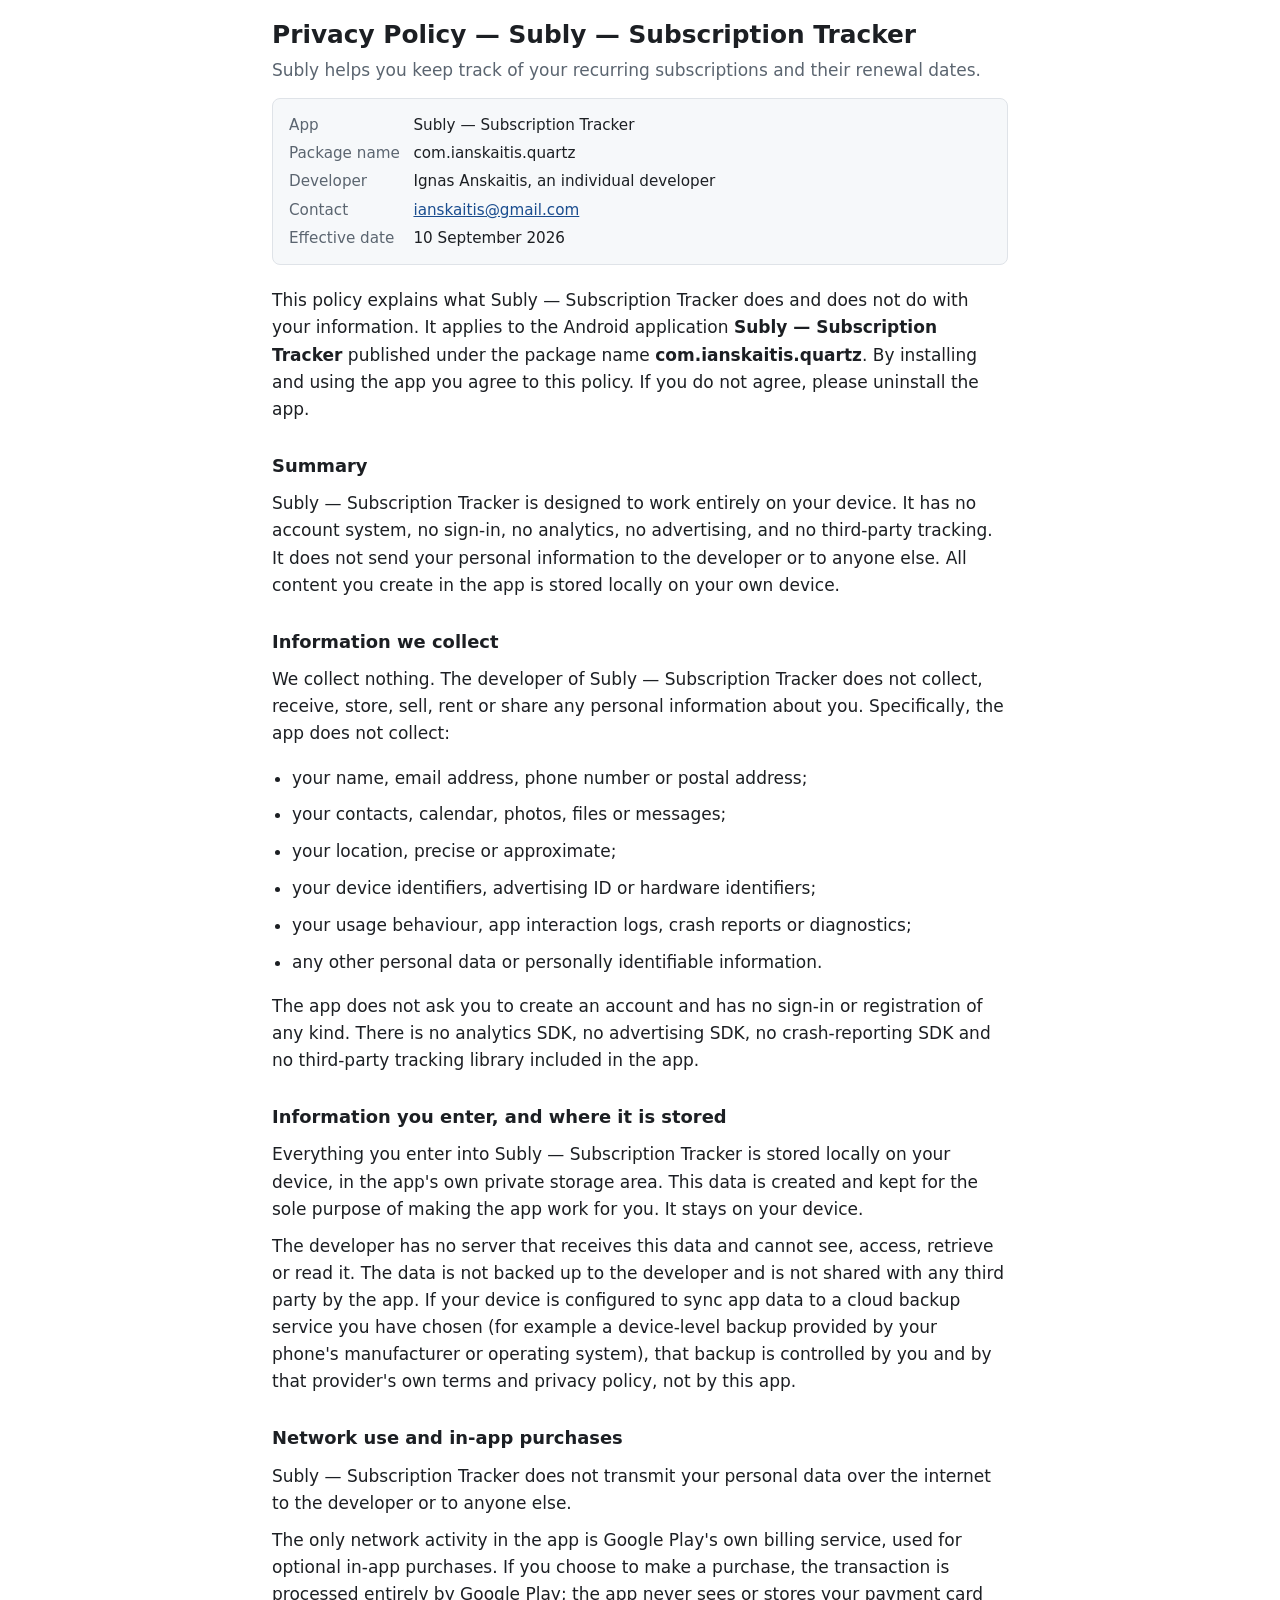
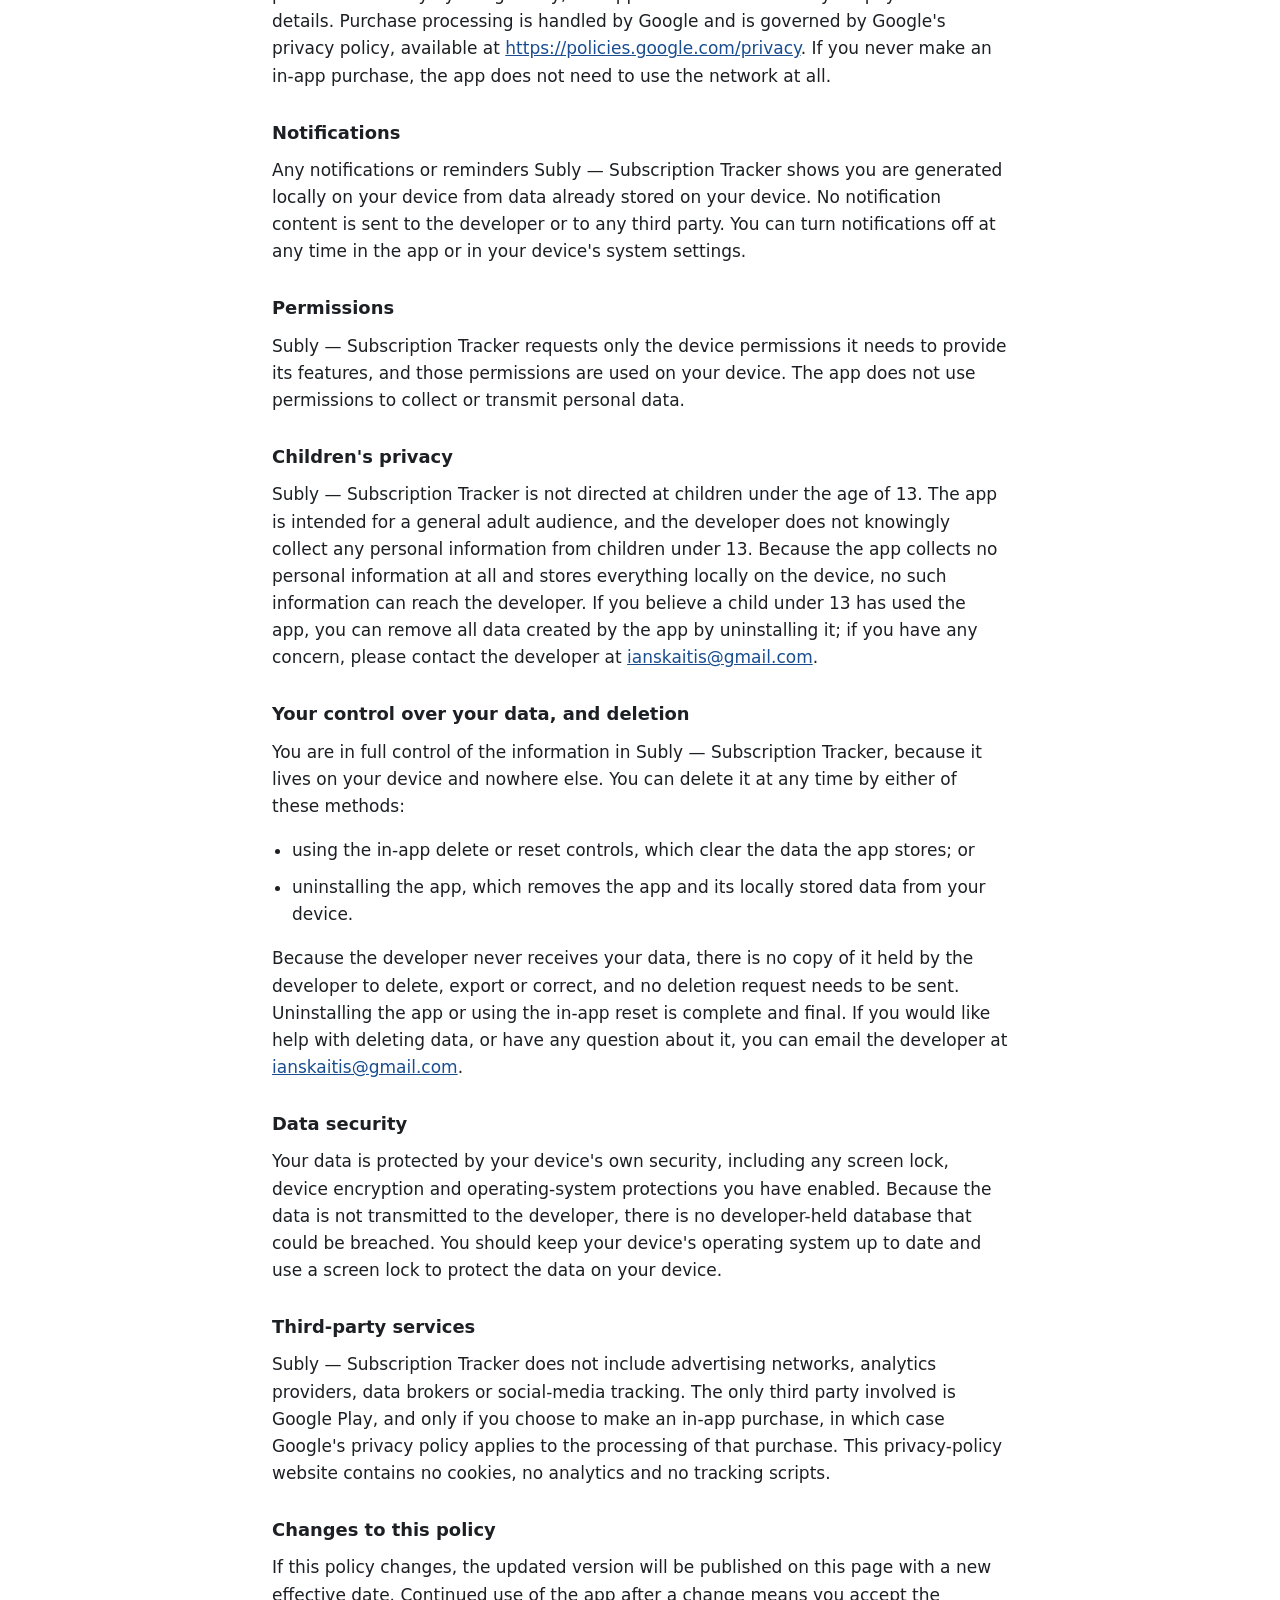
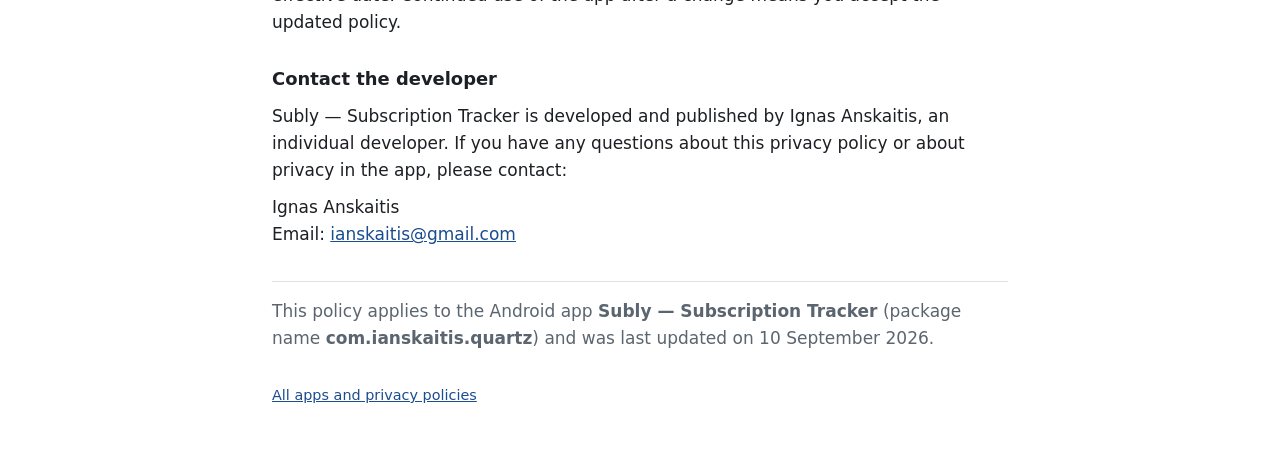
<file: privacy/quartz.html>
<!DOCTYPE html>
<html lang="en">
<head>
<meta charset="utf-8">
<meta name="viewport" content="width=device-width, initial-scale=1">
<title>Subly — Subscription Tracker — Privacy Policy</title>
<meta name="description" content="Privacy policy for Subly — Subscription Tracker (com.ianskaitis.quartz), an offline Android app by Ignas Anskaitis.">
<meta name="robots" content="index, follow">
<meta name="referrer" content="no-referrer">
<link rel="stylesheet" href="../style.css">
</head>
<body>
<main>
<h1>Privacy Policy &mdash; Subly — Subscription Tracker</h1>
<p class="lede">Subly helps you keep track of your recurring subscriptions and their renewal dates.</p>

<div class="meta">
<dl>
<dt>App</dt><dd>Subly — Subscription Tracker</dd>
<dt>Package name</dt><dd>com.ianskaitis.quartz</dd>
<dt>Developer</dt><dd>Ignas Anskaitis, an individual developer</dd>
<dt>Contact</dt><dd><a href="mailto:ianskaitis@gmail.com">ianskaitis@gmail.com</a></dd>
<dt>Effective date</dt><dd>10 September 2026</dd>
</dl>
</div>

<p>This policy explains what Subly — Subscription Tracker does and does not do with your information.
It applies to the Android application <strong>Subly — Subscription Tracker</strong> published under the
package name <strong>com.ianskaitis.quartz</strong>. By installing and using the app you agree to
this policy. If you do not agree, please uninstall the app.</p>

<h2>Summary</h2>
<p>Subly — Subscription Tracker is designed to work entirely on your device. It has no account system,
no sign-in, no analytics, no advertising, and no third-party tracking. It does not
send your personal information to the developer or to anyone else. All content you
create in the app is stored locally on your own device.</p>

<h2>Information we collect</h2>
<p>We collect nothing. The developer of Subly — Subscription Tracker does not collect, receive, store,
sell, rent or share any personal information about you. Specifically, the app does
not collect:</p>
<ul>
<li>your name, email address, phone number or postal address;</li>
<li>your contacts, calendar, photos, files or messages;</li>
<li>your location, precise or approximate;</li>
<li>your device identifiers, advertising ID or hardware identifiers;</li>
<li>your usage behaviour, app interaction logs, crash reports or diagnostics;</li>
<li>any other personal data or personally identifiable information.</li>
</ul>
<p>The app does not ask you to create an account and has no sign-in or registration
of any kind. There is no analytics SDK, no advertising SDK, no crash-reporting SDK
and no third-party tracking library included in the app.</p>

<h2>Information you enter, and where it is stored</h2>
<p>Everything you enter into Subly — Subscription Tracker is stored locally on your device, in the app's
own private storage area. This data is created and kept for the sole purpose of
making the app work for you. It stays on your device.</p>
<p>The developer has no server that receives this data and cannot see, access,
retrieve or read it. The data is not backed up to the developer and is not shared
with any third party by the app. If your device is configured to sync app data to a
cloud backup service you have chosen (for example a device-level backup provided by
your phone's manufacturer or operating system), that backup is controlled by you and
by that provider's own terms and privacy policy, not by this app.</p>

<h2>Network use and in-app purchases</h2>
<p>Subly — Subscription Tracker does not transmit your personal data over the internet to the developer or
to anyone else.</p>
<p>The only network activity in the app is Google Play's own billing service, used
for optional in-app purchases. If you choose to make a purchase, the transaction is
processed entirely by Google Play; the app never sees or stores your payment card
details. Purchase processing is handled by Google and is governed by Google's privacy
policy, available at
<a href="https://policies.google.com/privacy" rel="noopener noreferrer nofollow">https://policies.google.com/privacy</a>.
If you never make an in-app purchase, the app does not need to use the network at all.</p>

<h2>Notifications</h2>
<p>Any notifications or reminders Subly — Subscription Tracker shows you are generated locally on your
device from data already stored on your device. No notification content is sent to
the developer or to any third party. You can turn notifications off at any time in
the app or in your device's system settings.</p>

<h2>Permissions</h2>
<p>Subly — Subscription Tracker requests only the device permissions it needs to provide its features, and
those permissions are used on your device. The app does not use permissions to
collect or transmit personal data.</p>

<h2>Children's privacy</h2>
<p>Subly — Subscription Tracker is not directed at children under the age of 13. The app is intended for a
general adult audience, and the developer does not knowingly collect any personal
information from children under 13. Because the app collects no personal information
at all and stores everything locally on the device, no such information can reach the
developer. If you believe a child under 13 has used the app, you can remove all data
created by the app by uninstalling it; if you have any concern, please contact the
developer at <a href="mailto:ianskaitis@gmail.com">ianskaitis@gmail.com</a>.</p>

<h2>Your control over your data, and deletion</h2>
<p>You are in full control of the information in Subly — Subscription Tracker, because it lives on your
device and nowhere else. You can delete it at any time by either of these methods:</p>
<ul>
<li>using the in-app delete or reset controls, which clear the data the app stores; or</li>
<li>uninstalling the app, which removes the app and its locally stored data from your
device.</li>
</ul>
<p>Because the developer never receives your data, there is no copy of it held by the
developer to delete, export or correct, and no deletion request needs to be sent.
Uninstalling the app or using the in-app reset is complete and final. If you would
like help with deleting data, or have any question about it, you can email the
developer at <a href="mailto:ianskaitis@gmail.com">ianskaitis@gmail.com</a>.</p>

<h2>Data security</h2>
<p>Your data is protected by your device's own security, including any screen lock,
device encryption and operating-system protections you have enabled. Because the data
is not transmitted to the developer, there is no developer-held database that could
be breached. You should keep your device's operating system up to date and use a
screen lock to protect the data on your device.</p>

<h2>Third-party services</h2>
<p>Subly — Subscription Tracker does not include advertising networks, analytics providers, data brokers
or social-media tracking. The only third party involved is Google Play, and only if
you choose to make an in-app purchase, in which case Google's privacy policy applies
to the processing of that purchase. This privacy-policy website contains no cookies,
no analytics and no tracking scripts.</p>

<h2>Changes to this policy</h2>
<p>If this policy changes, the updated version will be published on this page with a
new effective date. Continued use of the app after a change means you accept the
updated policy.</p>

<h2>Contact the developer</h2>
<p>Subly — Subscription Tracker is developed and published by Ignas Anskaitis, an individual developer. If you have any questions
about this privacy policy or about privacy in the app, please contact:</p>
<p>Ignas Anskaitis<br>
Email: <a href="mailto:ianskaitis@gmail.com">ianskaitis@gmail.com</a></p>

<hr>
<p class="lede">This policy applies to the Android app <strong>Subly — Subscription Tracker</strong>
(package name <strong>com.ianskaitis.quartz</strong>) and was last updated on 10 September 2026.</p>
<footer>
<p><a href="../index.html">All apps and privacy policies</a></p>
</footer>
</main>
</body>
</html>
</file>
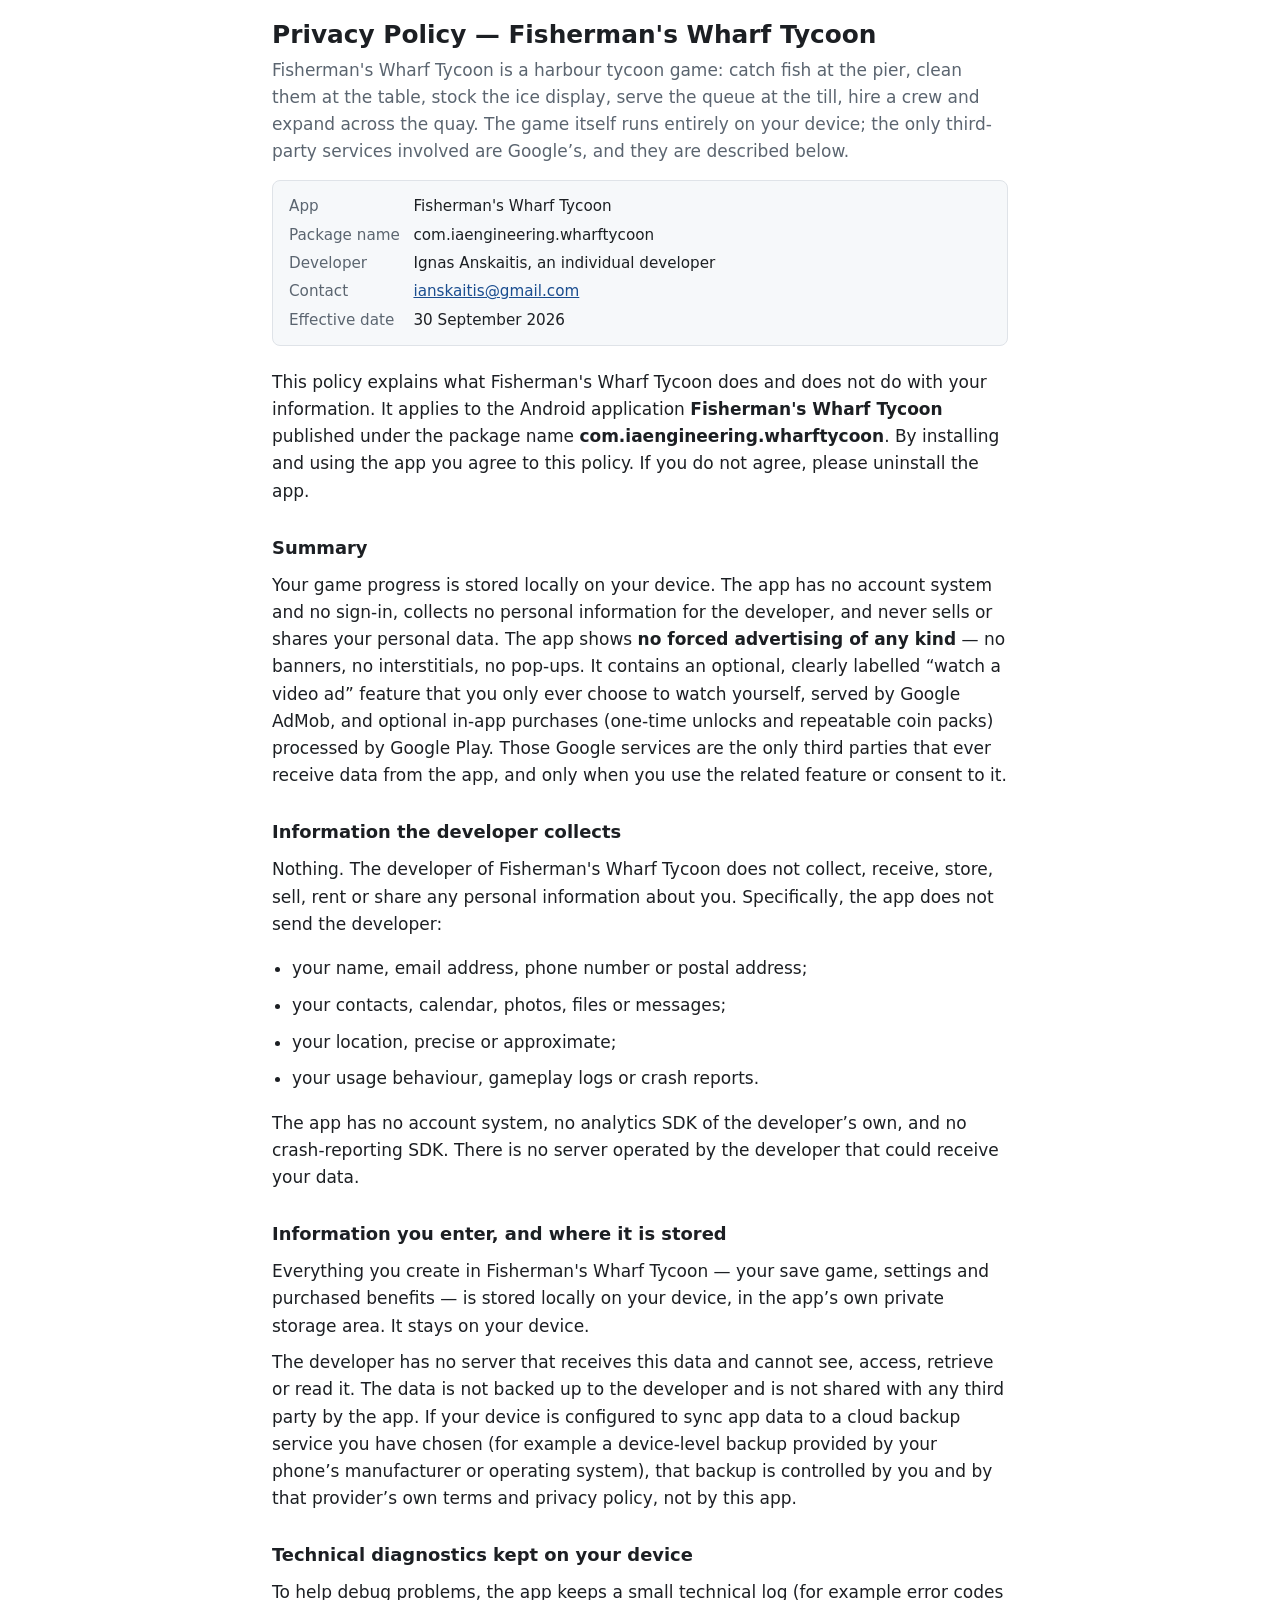
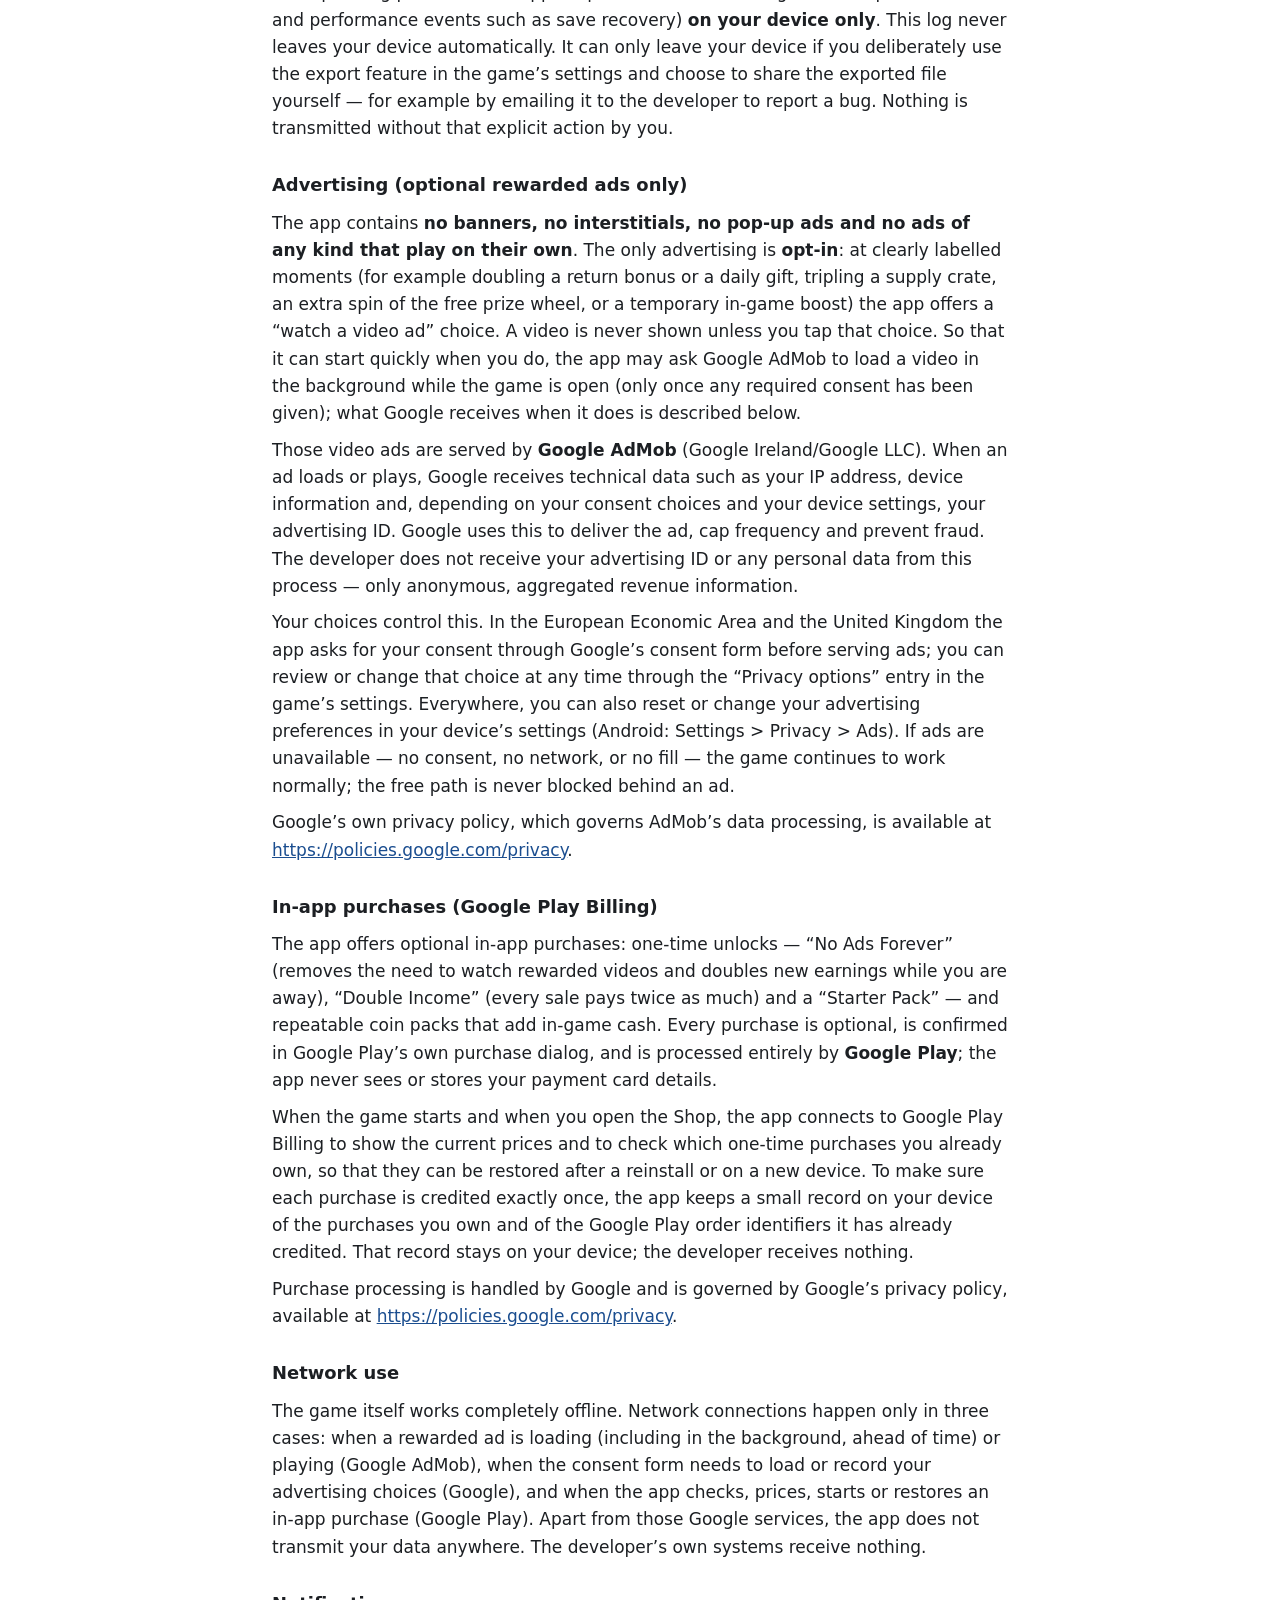
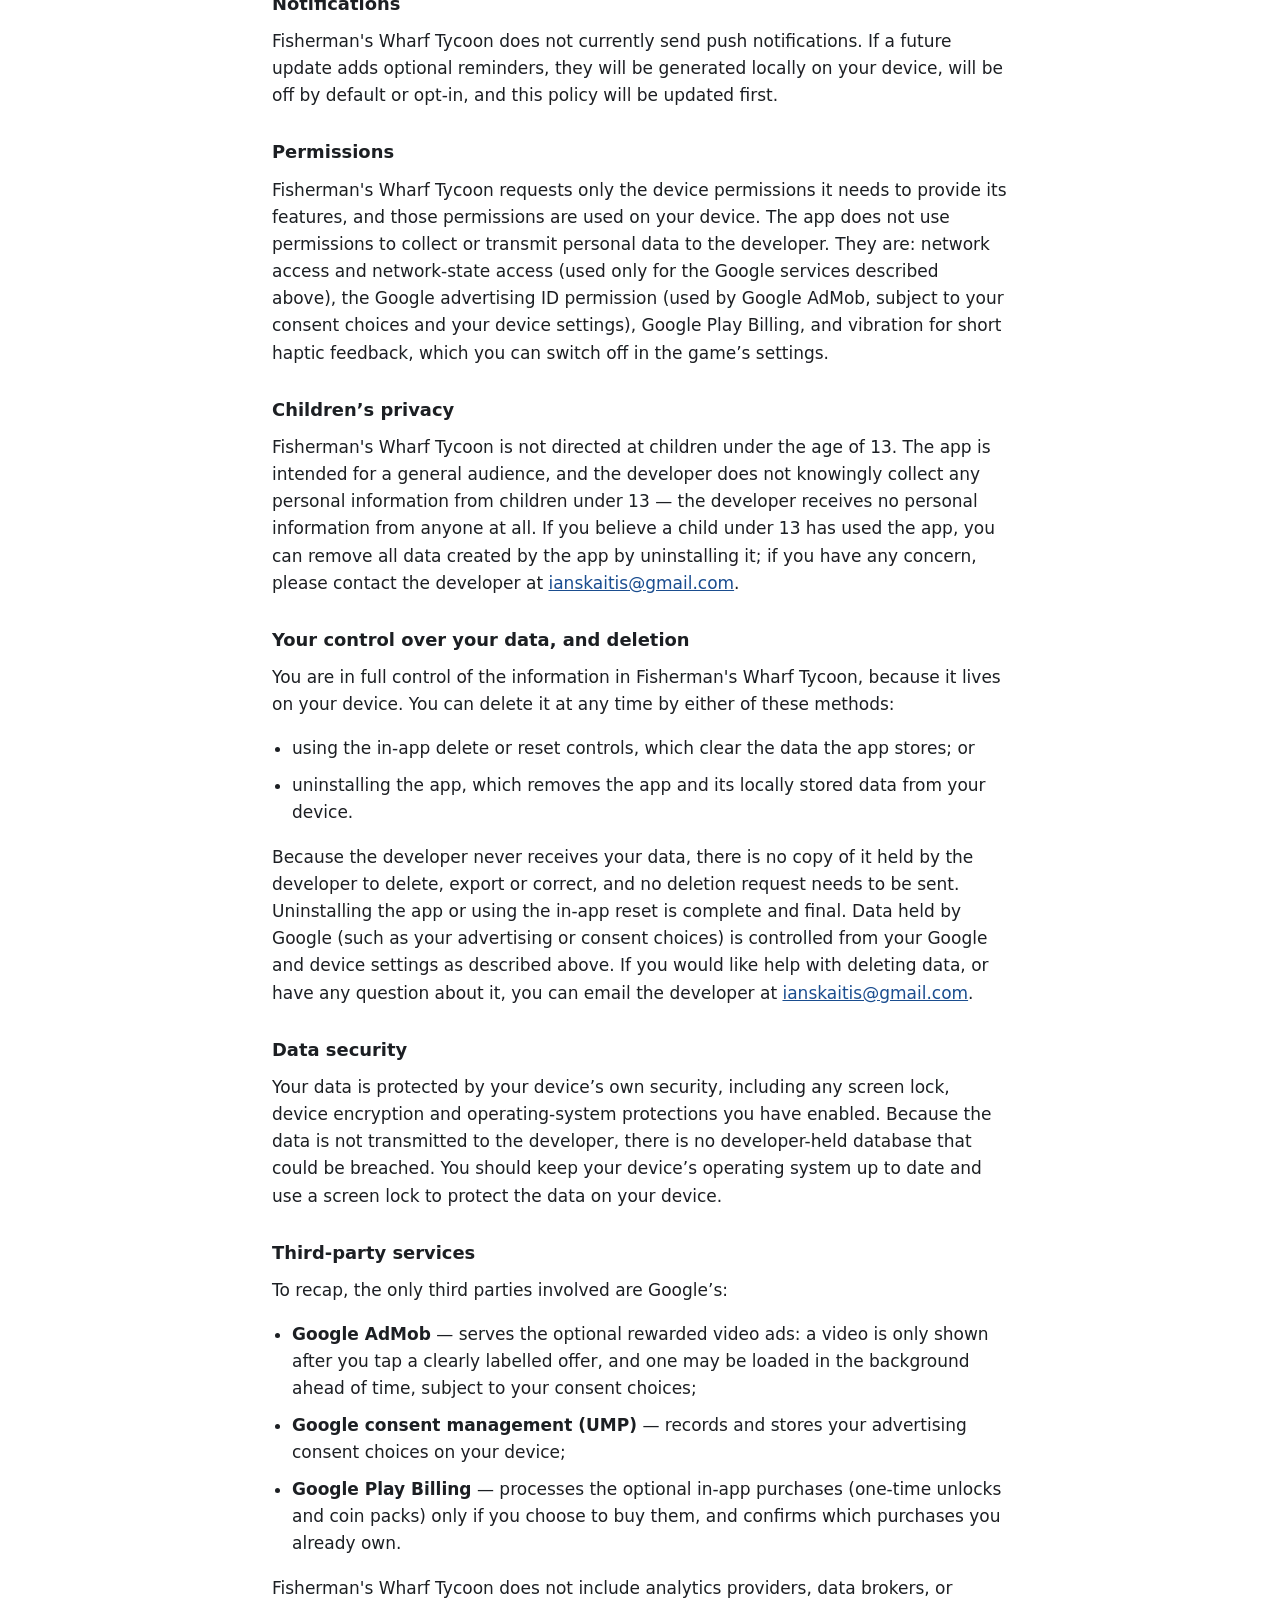
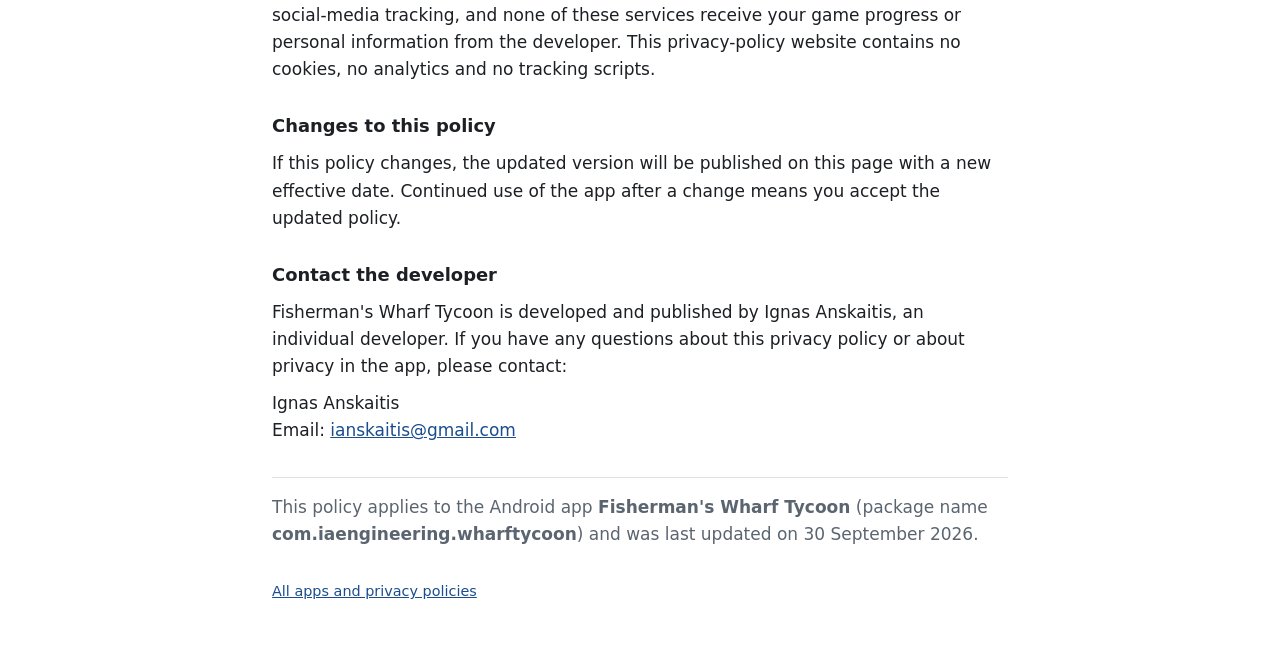
<file: privacy/quay.html>
<!DOCTYPE html>
<html lang="en">
<head>
<meta charset="utf-8">
<meta name="viewport" content="width=device-width, initial-scale=1">
<title>Fisherman&#x27;s Wharf Tycoon — Privacy Policy</title>
<meta name="description" content="Privacy policy for Fisherman&#x27;s Wharf Tycoon (com.iaengineering.wharftycoon), an Android harbour tycoon game by Ignas Anskaitis.">
<meta name="robots" content="index, follow">
<meta name="referrer" content="no-referrer">
<link rel="stylesheet" href="../style.css">
</head>
<body>
<main>
<h1>Privacy Policy &mdash; Fisherman&#x27;s Wharf Tycoon</h1>
<p class="lede">Fisherman&#x27;s Wharf Tycoon is a harbour tycoon game: catch fish at the pier, clean them at the table, stock the ice display, serve the queue at the till, hire a crew and expand across the quay. The game itself runs entirely on your device; the only third-party services involved are Google&#8217;s, and they are described below.</p>

<div class="meta">
<dl>
<dt>App</dt><dd>Fisherman&#x27;s Wharf Tycoon</dd>
<dt>Package name</dt><dd>com.iaengineering.wharftycoon</dd>
<dt>Developer</dt><dd>Ignas Anskaitis, an individual developer</dd>
<dt>Contact</dt><dd><a href="mailto:ianskaitis@gmail.com">ianskaitis@gmail.com</a></dd>
<dt>Effective date</dt><dd>30 September 2026</dd>
</dl>
</div>

<p>This policy explains what Fisherman&#x27;s Wharf Tycoon does and does not do with your information.
It applies to the Android application <strong>Fisherman&#x27;s Wharf Tycoon</strong> published under the
package name <strong>com.iaengineering.wharftycoon</strong>. By installing and using the app you agree to
this policy. If you do not agree, please uninstall the app.</p>

<h2>Summary</h2>
<p>Your game progress is stored locally on your device. The app has no account system and no
sign-in, collects no personal information for the developer, and never sells or shares your
personal data. The app shows <strong>no forced advertising of any kind</strong> &#8212; no banners, no
interstitials, no pop-ups. It contains an optional, clearly labelled &#8220;watch a video ad&#8221;
feature that you only ever choose to watch yourself, served by Google AdMob, and optional in-app
purchases (one-time unlocks and repeatable coin packs) processed by Google Play. Those Google
services are the only third parties that ever receive data from the app, and only when you use
the related feature or consent to it.</p>

<h2>Information the developer collects</h2>
<p>Nothing. The developer of Fisherman&#x27;s Wharf Tycoon does not collect, receive, store,
sell, rent or share any personal information about you. Specifically, the app does not send
the developer:</p>
<ul>
<li>your name, email address, phone number or postal address;</li>
<li>your contacts, calendar, photos, files or messages;</li>
<li>your location, precise or approximate;</li>
<li>your usage behaviour, gameplay logs or crash reports.</li>
</ul>
<p>The app has no account system, no analytics SDK of the developer&#8217;s own, and no
crash-reporting SDK. There is no server operated by the developer that could receive your data.</p>

<h2>Information you enter, and where it is stored</h2>
<p>Everything you create in Fisherman&#x27;s Wharf Tycoon &#8212; your save game, settings and
purchased benefits &#8212; is stored locally on your device, in the app&#8217;s own private storage area.
It stays on your device.</p>
<p>The developer has no server that receives this data and cannot see, access,
retrieve or read it. The data is not backed up to the developer and is not shared
with any third party by the app. If your device is configured to sync app data to a
cloud backup service you have chosen (for example a device-level backup provided by
your phone&#8217;s manufacturer or operating system), that backup is controlled by you and
by that provider&#8217;s own terms and privacy policy, not by this app.</p>

<h2>Technical diagnostics kept on your device</h2>
<p>To help debug problems, the app keeps a small technical log (for example error codes and
performance events such as save recovery) <strong>on your device only</strong>. This log never leaves
your device automatically. It can only leave your device if you deliberately use the export
feature in the game&#8217;s settings and choose to share the exported file yourself &#8212; for example
by emailing it to the developer to report a bug. Nothing is transmitted without that explicit
action by you.</p>

<h2>Advertising (optional rewarded ads only)</h2>
<p>The app contains <strong>no banners, no interstitials, no pop-up ads and no ads of any kind that
play on their own</strong>. The only advertising is <strong>opt-in</strong>: at clearly labelled moments
(for example doubling a return bonus or a daily gift, tripling a supply crate, an extra spin of the
free prize wheel, or a temporary in-game boost) the app offers a &#8220;watch a video ad&#8221; choice.
A video is never shown unless you tap that choice. So that it can start quickly when you do, the app
may ask Google AdMob to load a video in the background while the game is open (only once any required
consent has been given); what Google receives when it does is described below.</p>
<p>Those video ads are served by <strong>Google AdMob</strong> (Google Ireland/Google LLC). When an ad
loads or plays, Google receives technical data such as your IP address, device information
and, depending on your consent choices and your device settings, your advertising ID. Google
uses this to deliver the ad, cap frequency and prevent fraud. The developer does not receive
your advertising ID or any personal data from this process &#8212; only anonymous, aggregated
revenue information.</p>
<p>Your choices control this. In the European Economic Area and the United Kingdom the app asks
for your consent through Google&#8217;s consent form before serving ads; you can review or change
that choice at any time through the &#8220;Privacy options&#8221; entry in the game&#8217;s settings.
Everywhere, you can also reset or change your advertising preferences in your device&#8217;s
settings (Android: Settings&nbsp;&gt;&nbsp;Privacy&nbsp;&gt;&nbsp;Ads). If ads are unavailable &#8212; no consent,
no network, or no fill &#8212; the game continues to work normally; the free path is never blocked
behind an ad.</p>
<p>Google&#8217;s own privacy policy, which governs AdMob&#8217;s data processing, is available at
<a href="https://policies.google.com/privacy" rel="noopener noreferrer nofollow">https://policies.google.com/privacy</a>.</p>

<h2>In-app purchases (Google Play Billing)</h2>
<p>The app offers optional in-app purchases: one-time unlocks &#8212; &#8220;No Ads Forever&#8221;
(removes the need to watch rewarded videos and doubles new earnings while you are away),
&#8220;Double Income&#8221; (every sale pays twice as much) and a &#8220;Starter Pack&#8221; &#8212; and
repeatable coin packs that add in-game cash. Every purchase is optional, is confirmed in Google Play&#8217;s
own purchase dialog, and is processed entirely by <strong>Google Play</strong>; the app never sees or
stores your payment card details.</p>
<p>When the game starts and when you open the Shop, the app connects to Google Play Billing to show the
current prices and to check which one-time purchases you already own, so that they can be restored after
a reinstall or on a new device. To make sure each purchase is credited exactly once, the app keeps a small
record on your device of the purchases you own and of the Google Play order identifiers it has already
credited. That record stays on your device; the developer receives nothing.</p>
<p>Purchase processing is handled by Google and is governed by Google&#8217;s privacy policy,
available at
<a href="https://policies.google.com/privacy" rel="noopener noreferrer nofollow">https://policies.google.com/privacy</a>.</p>

<h2>Network use</h2>
<p>The game itself works completely offline. Network connections happen only in three cases:
when a rewarded ad is loading (including in the background, ahead of time) or playing (Google AdMob),
when the consent form needs to load or record your advertising choices (Google), and when the app
checks, prices, starts or restores an in-app purchase (Google Play). Apart from those Google services,
the app does not transmit your data anywhere. The developer&#8217;s own systems receive nothing.</p>

<h2>Notifications</h2>
<p>Fisherman&#x27;s Wharf Tycoon does not currently send push notifications. If a future update
adds optional reminders, they will be generated locally on your device, will be off by default
or opt-in, and this policy will be updated first.</p>

<h2>Permissions</h2>
<p>Fisherman&#x27;s Wharf Tycoon requests only the device permissions it needs to provide its features, and
those permissions are used on your device. The app does not use permissions to
collect or transmit personal data to the developer. They are: network access and network-state access
(used only for the Google services described above), the Google advertising ID permission (used by Google
AdMob, subject to your consent choices and your device settings), Google Play Billing, and vibration for
short haptic feedback, which you can switch off in the game&#8217;s settings.</p>

<h2>Children&#8217;s privacy</h2>
<p>Fisherman&#x27;s Wharf Tycoon is not directed at children under the age of 13. The app is intended for a
general audience, and the developer does not knowingly collect any personal
information from children under 13 &#8212; the developer receives no personal information from
anyone at all. If you believe a child under 13 has used the app, you can remove all data
created by the app by uninstalling it; if you have any concern, please contact the
developer at <a href="mailto:ianskaitis@gmail.com">ianskaitis@gmail.com</a>.</p>

<h2>Your control over your data, and deletion</h2>
<p>You are in full control of the information in Fisherman&#x27;s Wharf Tycoon, because it lives on your
device. You can delete it at any time by either of these methods:</p>
<ul>
<li>using the in-app delete or reset controls, which clear the data the app stores; or</li>
<li>uninstalling the app, which removes the app and its locally stored data from your
device.</li>
</ul>
<p>Because the developer never receives your data, there is no copy of it held by the
developer to delete, export or correct, and no deletion request needs to be sent.
Uninstalling the app or using the in-app reset is complete and final. Data held by Google
(such as your advertising or consent choices) is controlled from your Google and device
settings as described above. If you would
like help with deleting data, or have any question about it, you can email the
developer at <a href="mailto:ianskaitis@gmail.com">ianskaitis@gmail.com</a>.</p>

<h2>Data security</h2>
<p>Your data is protected by your device&#8217;s own security, including any screen lock,
device encryption and operating-system protections you have enabled. Because the data
is not transmitted to the developer, there is no developer-held database that could
be breached. You should keep your device&#8217;s operating system up to date and use a
screen lock to protect the data on your device.</p>

<h2>Third-party services</h2>
<p>To recap, the only third parties involved are Google&#8217;s:</p>
<ul>
<li><strong>Google AdMob</strong> &#8212; serves the optional rewarded video ads: a video is only shown after
you tap a clearly labelled offer, and one may be loaded in the background ahead of time, subject to your
consent choices;</li>
<li><strong>Google consent management (UMP)</strong> &#8212; records and stores your advertising consent
choices on your device;</li>
<li><strong>Google Play Billing</strong> &#8212; processes the optional in-app purchases (one-time unlocks
and coin packs) only if you choose to buy them, and confirms which purchases you already own.</li>
</ul>
<p>Fisherman&#x27;s Wharf Tycoon does not include analytics providers, data brokers,
or social-media tracking, and none of these services receive your game progress or
personal information from the developer. This privacy-policy website contains no cookies,
no analytics and no tracking scripts.</p>

<h2>Changes to this policy</h2>
<p>If this policy changes, the updated version will be published on this page with a
new effective date. Continued use of the app after a change means you accept the
updated policy.</p>

<h2>Contact the developer</h2>
<p>Fisherman&#x27;s Wharf Tycoon is developed and published by Ignas Anskaitis, an individual developer. If you have any questions
about this privacy policy or about privacy in the app, please contact:</p>
<p>Ignas Anskaitis<br>
Email: <a href="mailto:ianskaitis@gmail.com">ianskaitis@gmail.com</a></p>

<hr>
<p class="lede">This policy applies to the Android app <strong>Fisherman&#x27;s Wharf Tycoon</strong>
(package name <strong>com.iaengineering.wharftycoon</strong>) and was last updated on 30 September 2026.</p>
<footer>
<p><a href="../index.html">All apps and privacy policies</a></p>
</footer>
</main>
</body>
</html>
</file>
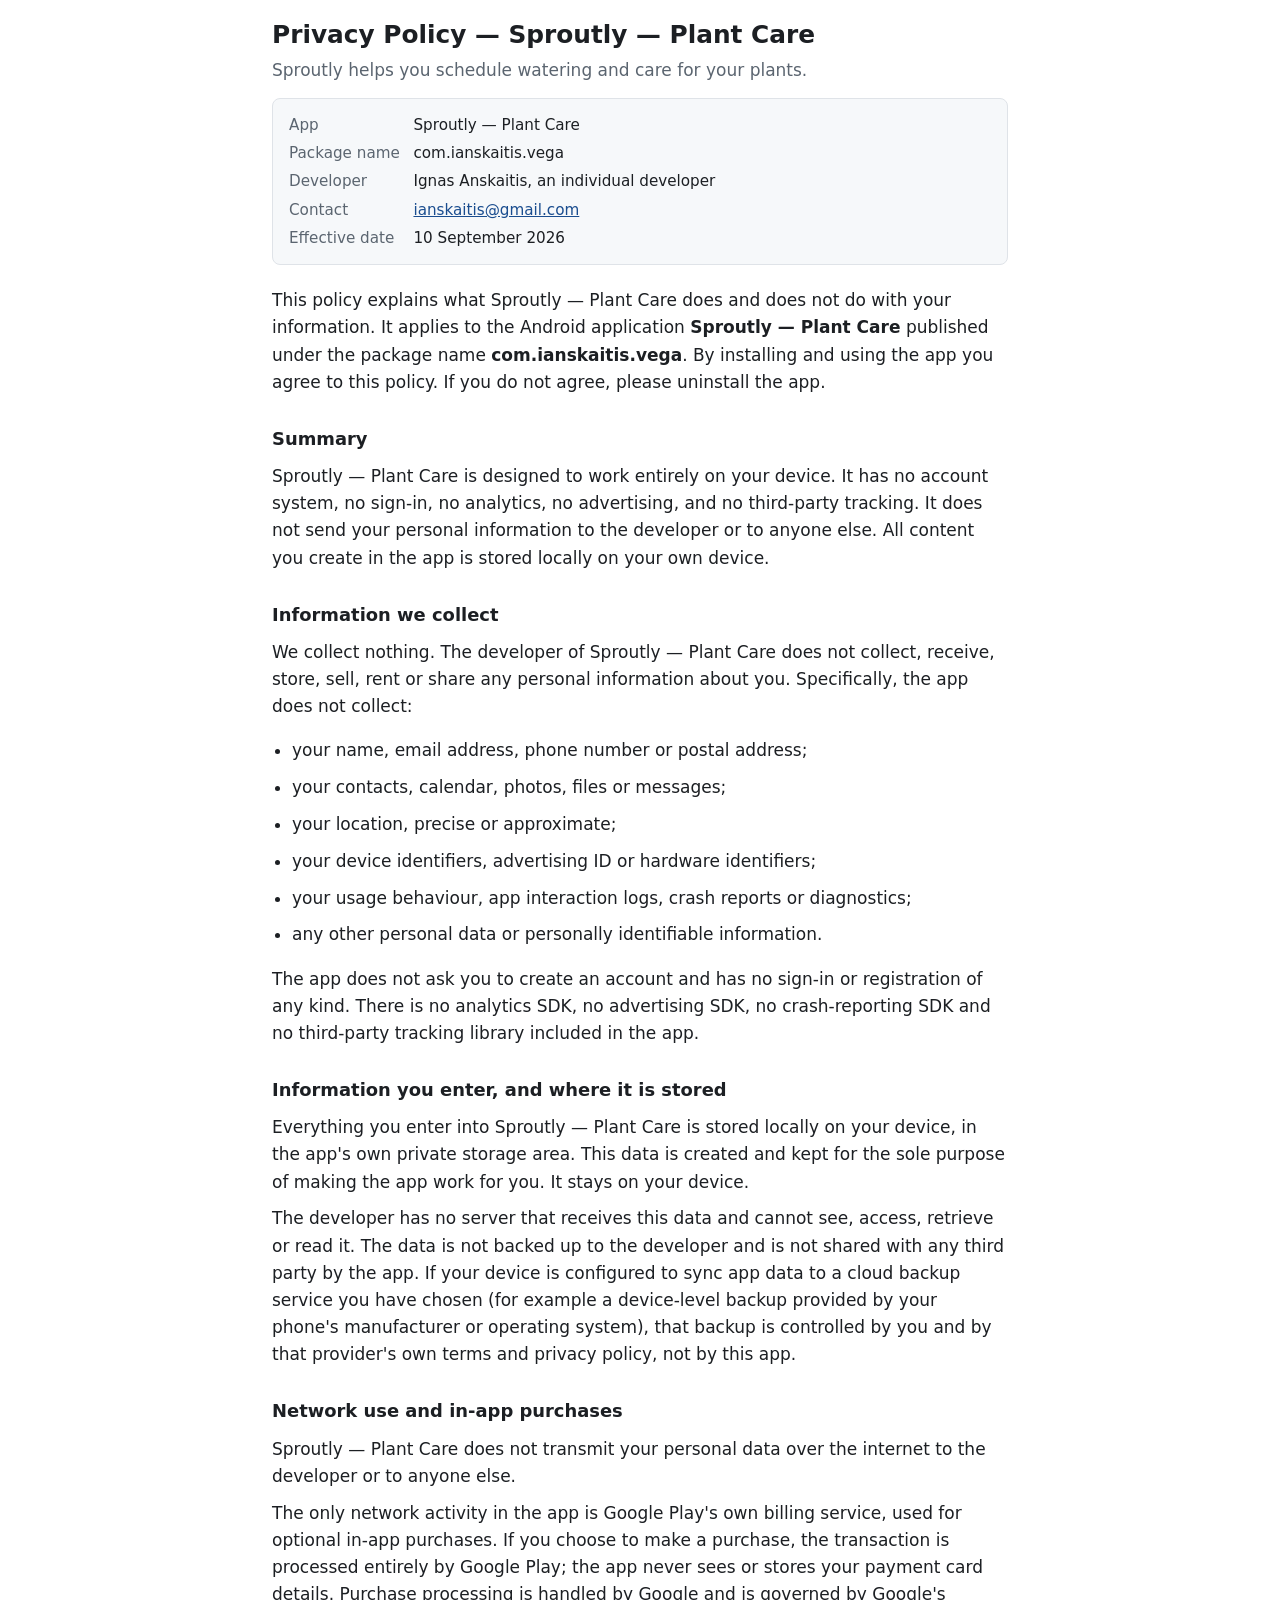
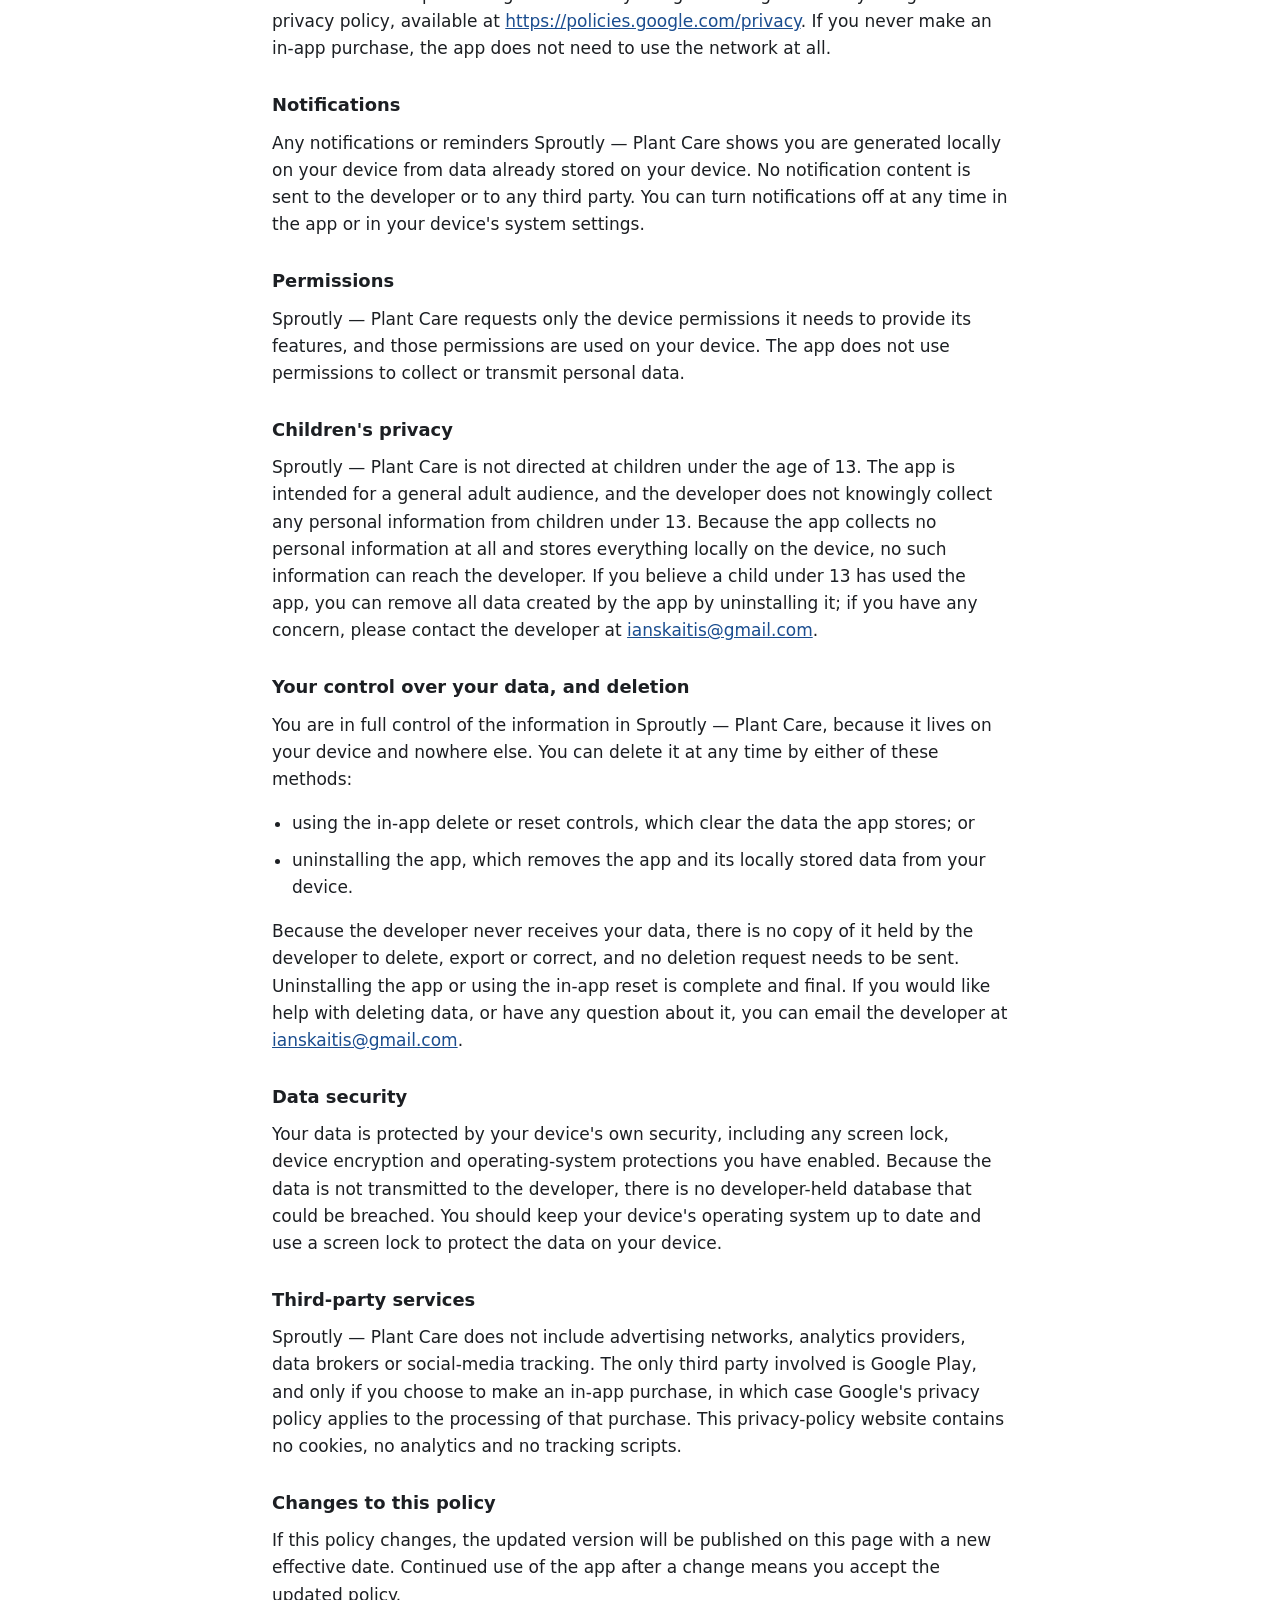
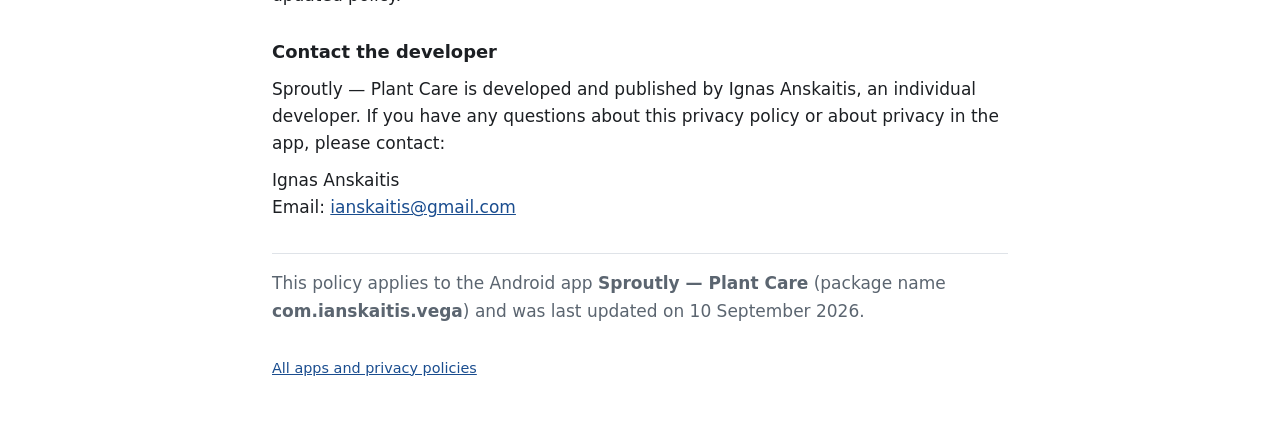
<file: privacy/vega.html>
<!DOCTYPE html>
<html lang="en">
<head>
<meta charset="utf-8">
<meta name="viewport" content="width=device-width, initial-scale=1">
<title>Sproutly — Plant Care — Privacy Policy</title>
<meta name="description" content="Privacy policy for Sproutly — Plant Care (com.ianskaitis.vega), an offline Android app by Ignas Anskaitis.">
<meta name="robots" content="index, follow">
<meta name="referrer" content="no-referrer">
<link rel="stylesheet" href="../style.css">
</head>
<body>
<main>
<h1>Privacy Policy &mdash; Sproutly — Plant Care</h1>
<p class="lede">Sproutly helps you schedule watering and care for your plants.</p>

<div class="meta">
<dl>
<dt>App</dt><dd>Sproutly — Plant Care</dd>
<dt>Package name</dt><dd>com.ianskaitis.vega</dd>
<dt>Developer</dt><dd>Ignas Anskaitis, an individual developer</dd>
<dt>Contact</dt><dd><a href="mailto:ianskaitis@gmail.com">ianskaitis@gmail.com</a></dd>
<dt>Effective date</dt><dd>10 September 2026</dd>
</dl>
</div>

<p>This policy explains what Sproutly — Plant Care does and does not do with your information.
It applies to the Android application <strong>Sproutly — Plant Care</strong> published under the
package name <strong>com.ianskaitis.vega</strong>. By installing and using the app you agree to
this policy. If you do not agree, please uninstall the app.</p>

<h2>Summary</h2>
<p>Sproutly — Plant Care is designed to work entirely on your device. It has no account system,
no sign-in, no analytics, no advertising, and no third-party tracking. It does not
send your personal information to the developer or to anyone else. All content you
create in the app is stored locally on your own device.</p>

<h2>Information we collect</h2>
<p>We collect nothing. The developer of Sproutly — Plant Care does not collect, receive, store,
sell, rent or share any personal information about you. Specifically, the app does
not collect:</p>
<ul>
<li>your name, email address, phone number or postal address;</li>
<li>your contacts, calendar, photos, files or messages;</li>
<li>your location, precise or approximate;</li>
<li>your device identifiers, advertising ID or hardware identifiers;</li>
<li>your usage behaviour, app interaction logs, crash reports or diagnostics;</li>
<li>any other personal data or personally identifiable information.</li>
</ul>
<p>The app does not ask you to create an account and has no sign-in or registration
of any kind. There is no analytics SDK, no advertising SDK, no crash-reporting SDK
and no third-party tracking library included in the app.</p>

<h2>Information you enter, and where it is stored</h2>
<p>Everything you enter into Sproutly — Plant Care is stored locally on your device, in the app's
own private storage area. This data is created and kept for the sole purpose of
making the app work for you. It stays on your device.</p>
<p>The developer has no server that receives this data and cannot see, access,
retrieve or read it. The data is not backed up to the developer and is not shared
with any third party by the app. If your device is configured to sync app data to a
cloud backup service you have chosen (for example a device-level backup provided by
your phone's manufacturer or operating system), that backup is controlled by you and
by that provider's own terms and privacy policy, not by this app.</p>

<h2>Network use and in-app purchases</h2>
<p>Sproutly — Plant Care does not transmit your personal data over the internet to the developer or
to anyone else.</p>
<p>The only network activity in the app is Google Play's own billing service, used
for optional in-app purchases. If you choose to make a purchase, the transaction is
processed entirely by Google Play; the app never sees or stores your payment card
details. Purchase processing is handled by Google and is governed by Google's privacy
policy, available at
<a href="https://policies.google.com/privacy" rel="noopener noreferrer nofollow">https://policies.google.com/privacy</a>.
If you never make an in-app purchase, the app does not need to use the network at all.</p>

<h2>Notifications</h2>
<p>Any notifications or reminders Sproutly — Plant Care shows you are generated locally on your
device from data already stored on your device. No notification content is sent to
the developer or to any third party. You can turn notifications off at any time in
the app or in your device's system settings.</p>

<h2>Permissions</h2>
<p>Sproutly — Plant Care requests only the device permissions it needs to provide its features, and
those permissions are used on your device. The app does not use permissions to
collect or transmit personal data.</p>

<h2>Children's privacy</h2>
<p>Sproutly — Plant Care is not directed at children under the age of 13. The app is intended for a
general adult audience, and the developer does not knowingly collect any personal
information from children under 13. Because the app collects no personal information
at all and stores everything locally on the device, no such information can reach the
developer. If you believe a child under 13 has used the app, you can remove all data
created by the app by uninstalling it; if you have any concern, please contact the
developer at <a href="mailto:ianskaitis@gmail.com">ianskaitis@gmail.com</a>.</p>

<h2>Your control over your data, and deletion</h2>
<p>You are in full control of the information in Sproutly — Plant Care, because it lives on your
device and nowhere else. You can delete it at any time by either of these methods:</p>
<ul>
<li>using the in-app delete or reset controls, which clear the data the app stores; or</li>
<li>uninstalling the app, which removes the app and its locally stored data from your
device.</li>
</ul>
<p>Because the developer never receives your data, there is no copy of it held by the
developer to delete, export or correct, and no deletion request needs to be sent.
Uninstalling the app or using the in-app reset is complete and final. If you would
like help with deleting data, or have any question about it, you can email the
developer at <a href="mailto:ianskaitis@gmail.com">ianskaitis@gmail.com</a>.</p>

<h2>Data security</h2>
<p>Your data is protected by your device's own security, including any screen lock,
device encryption and operating-system protections you have enabled. Because the data
is not transmitted to the developer, there is no developer-held database that could
be breached. You should keep your device's operating system up to date and use a
screen lock to protect the data on your device.</p>

<h2>Third-party services</h2>
<p>Sproutly — Plant Care does not include advertising networks, analytics providers, data brokers
or social-media tracking. The only third party involved is Google Play, and only if
you choose to make an in-app purchase, in which case Google's privacy policy applies
to the processing of that purchase. This privacy-policy website contains no cookies,
no analytics and no tracking scripts.</p>

<h2>Changes to this policy</h2>
<p>If this policy changes, the updated version will be published on this page with a
new effective date. Continued use of the app after a change means you accept the
updated policy.</p>

<h2>Contact the developer</h2>
<p>Sproutly — Plant Care is developed and published by Ignas Anskaitis, an individual developer. If you have any questions
about this privacy policy or about privacy in the app, please contact:</p>
<p>Ignas Anskaitis<br>
Email: <a href="mailto:ianskaitis@gmail.com">ianskaitis@gmail.com</a></p>

<hr>
<p class="lede">This policy applies to the Android app <strong>Sproutly — Plant Care</strong>
(package name <strong>com.ianskaitis.vega</strong>) and was last updated on 10 September 2026.</p>
<footer>
<p><a href="../index.html">All apps and privacy policies</a></p>
</footer>
</main>
</body>
</html>
</file>
<file: style.css>
/* Shared stylesheet for the portfolio privacy-policy site.
   No external fonts, no tracking, no analytics, no cookies. */
:root {
  color-scheme: light dark;
  --bg: #ffffff;
  --fg: #1c1f23;
  --muted: #5b6570;
  --rule: #dfe3e8;
  --accent: #1a4d8f;
  --card: #f6f8fa;
}
@media (prefers-color-scheme: dark) {
  :root {
    --bg: #14171a;
    --fg: #e8eaed;
    --muted: #9aa4ae;
    --rule: #2b3138;
    --accent: #79b0f0;
    --card: #1c2126;
  }
}
* { box-sizing: border-box; }
html { -webkit-text-size-adjust: 100%; }
body {
  margin: 0;
  padding: 1.25rem 1rem 3rem;
  background: var(--bg);
  color: var(--fg);
  font-family: system-ui, -apple-system, "Segoe UI", Roboto, Helvetica, Arial, sans-serif;
  font-size: 17px;
  line-height: 1.6;
}
main { max-width: 46rem; margin: 0 auto; }
h1 { font-size: 1.55rem; line-height: 1.25; margin: 0 0 .35rem; }
h2 { font-size: 1.12rem; margin: 1.8rem 0 .5rem; }
p, li { margin: .6rem 0; }
ul { padding-left: 1.25rem; }
a { color: var(--accent); }
.lede { color: var(--muted); margin-top: 0; }
.meta { margin: .9rem 0 1.4rem; padding: .85rem 1rem; background: var(--card);
        border: 1px solid var(--rule); border-radius: 8px; font-size: .95rem; }
.meta dl { margin: 0; display: grid; grid-template-columns: max-content 1fr; gap: .25rem .85rem; }
.meta dt { color: var(--muted); }
.meta dd { margin: 0; overflow-wrap: anywhere; }
hr { border: 0; border-top: 1px solid var(--rule); margin: 2rem 0 1rem; }
footer { color: var(--muted); font-size: .9rem; margin-top: 2rem; }
ul.apps { list-style: none; padding: 0; margin: 1.5rem 0 0; }
ul.apps li { margin: 0 0 .75rem; padding: .85rem 1rem; background: var(--card);
             border: 1px solid var(--rule); border-radius: 8px; }
ul.apps a { font-weight: 600; text-decoration: none; }
ul.apps a:hover, ul.apps a:focus { text-decoration: underline; }
ul.apps .pkg { display: block; color: var(--muted); font-size: .85rem;
               font-family: ui-monospace, SFMono-Regular, Menlo, Consolas, monospace;
               overflow-wrap: anywhere; }
ul.apps .desc { display: block; color: var(--muted); font-size: .92rem; margin-top: .15rem; }
.policy-list { padding-left: 1.25rem; }
.policy-list a { text-decoration: none; }
.policy-list a:hover, .policy-list a:focus { text-decoration: underline; }
@media (max-width: 30rem) {
  body { font-size: 16px; padding: 1rem .85rem 2.5rem; }
  .meta dl { grid-template-columns: 1fr; gap: 0; }
  .meta dd { margin-bottom: .5rem; }
}
</file>
